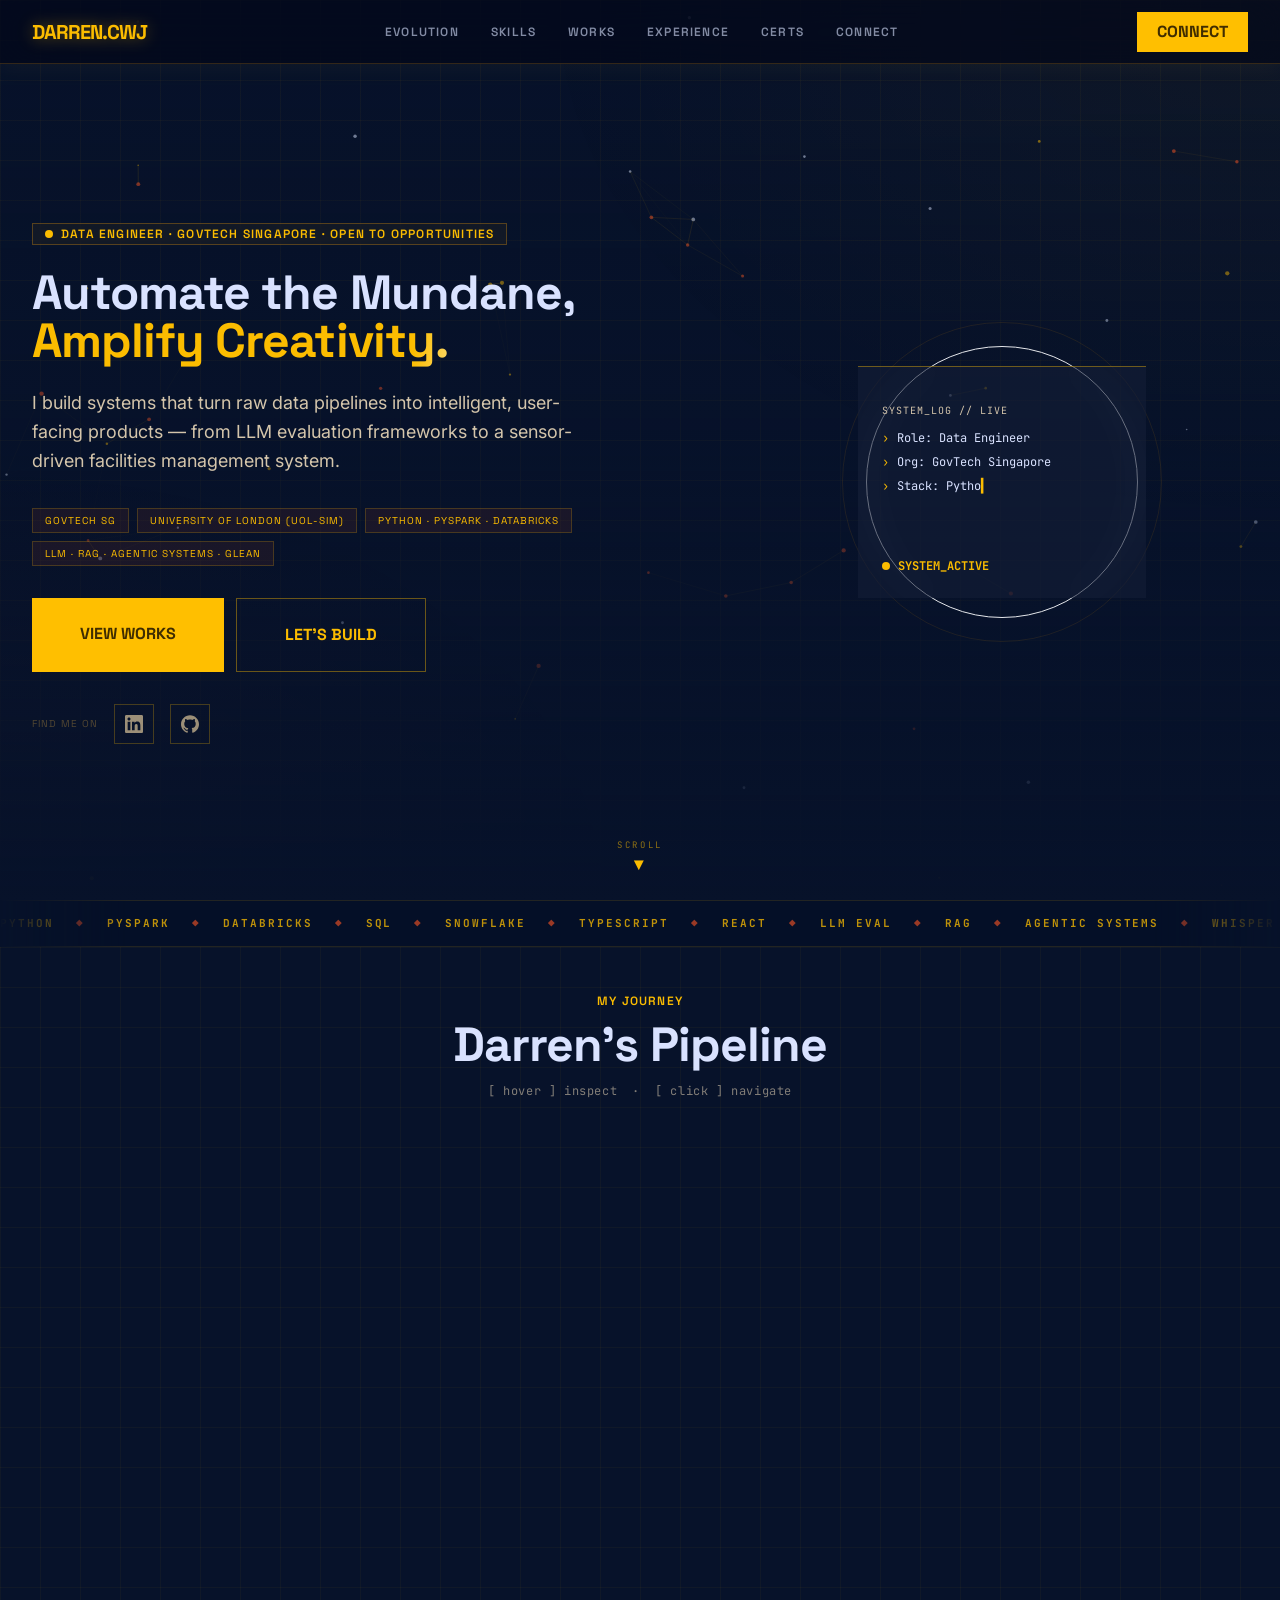
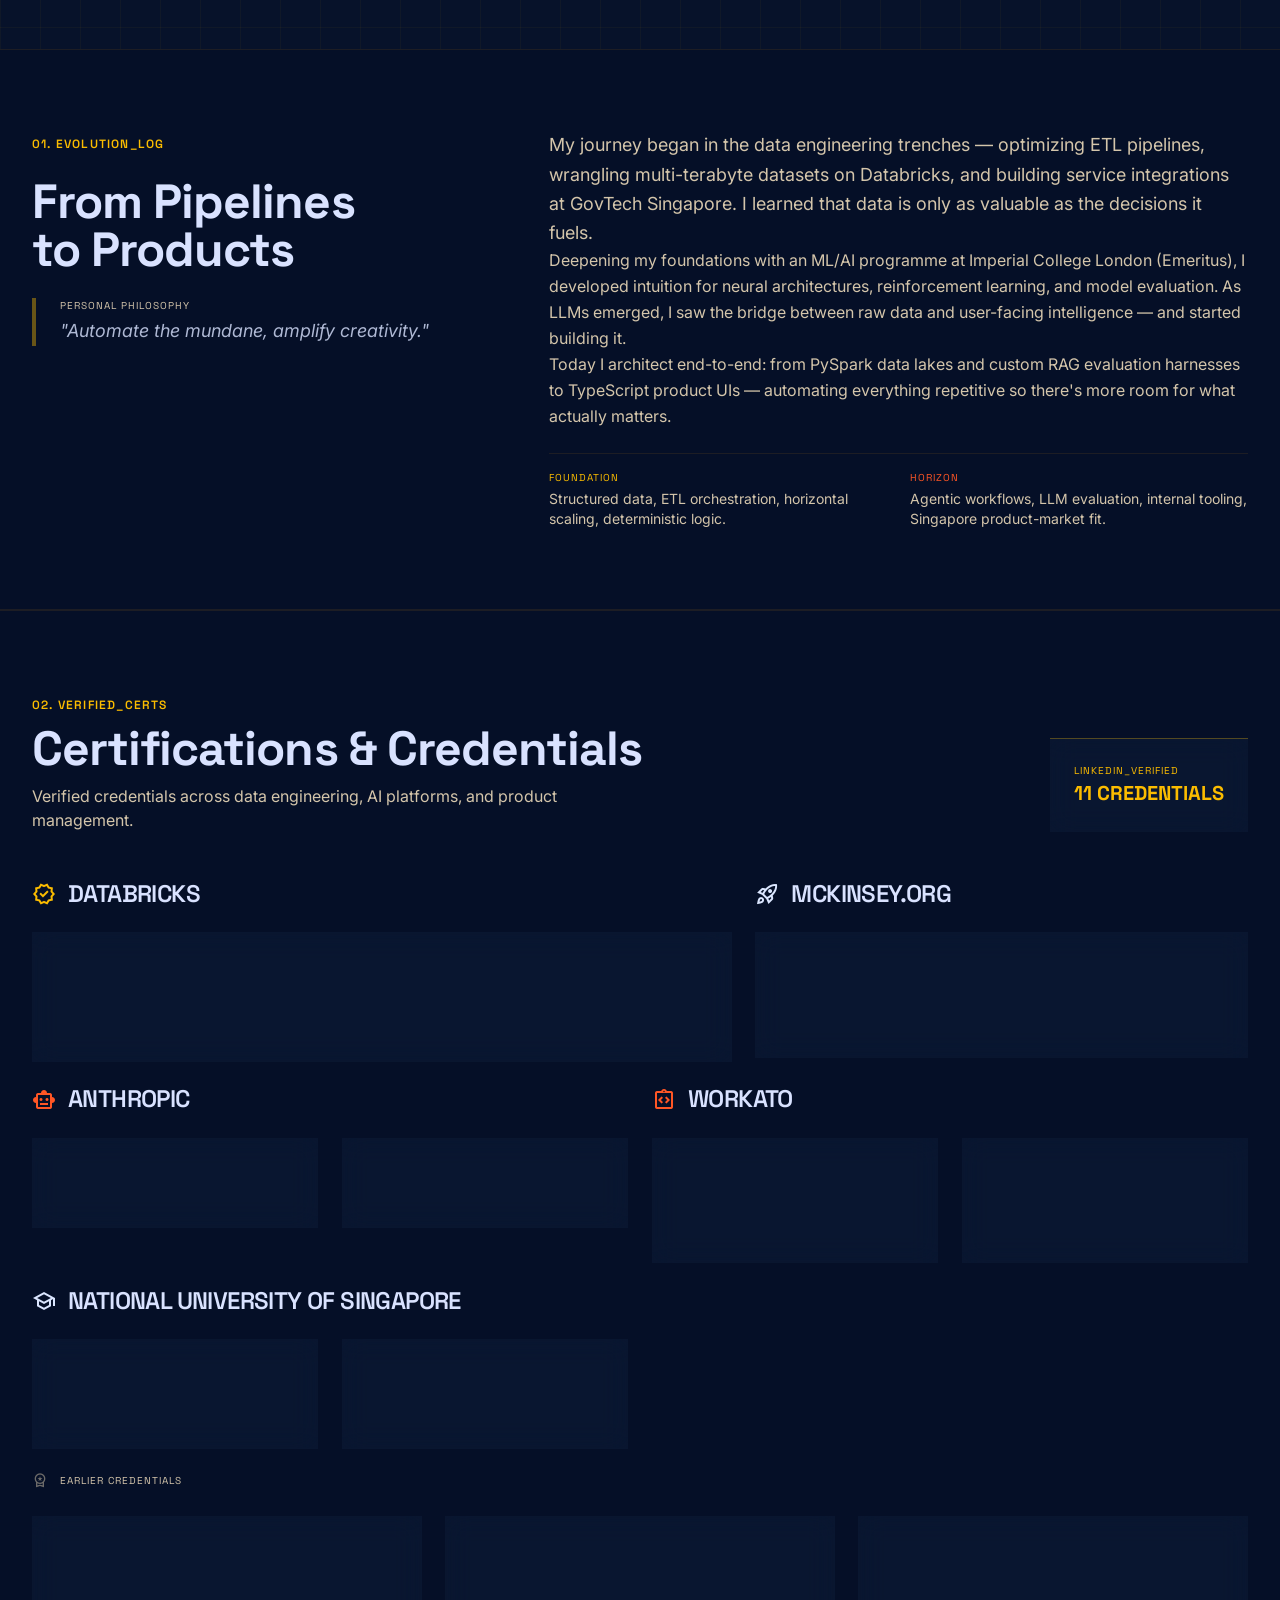
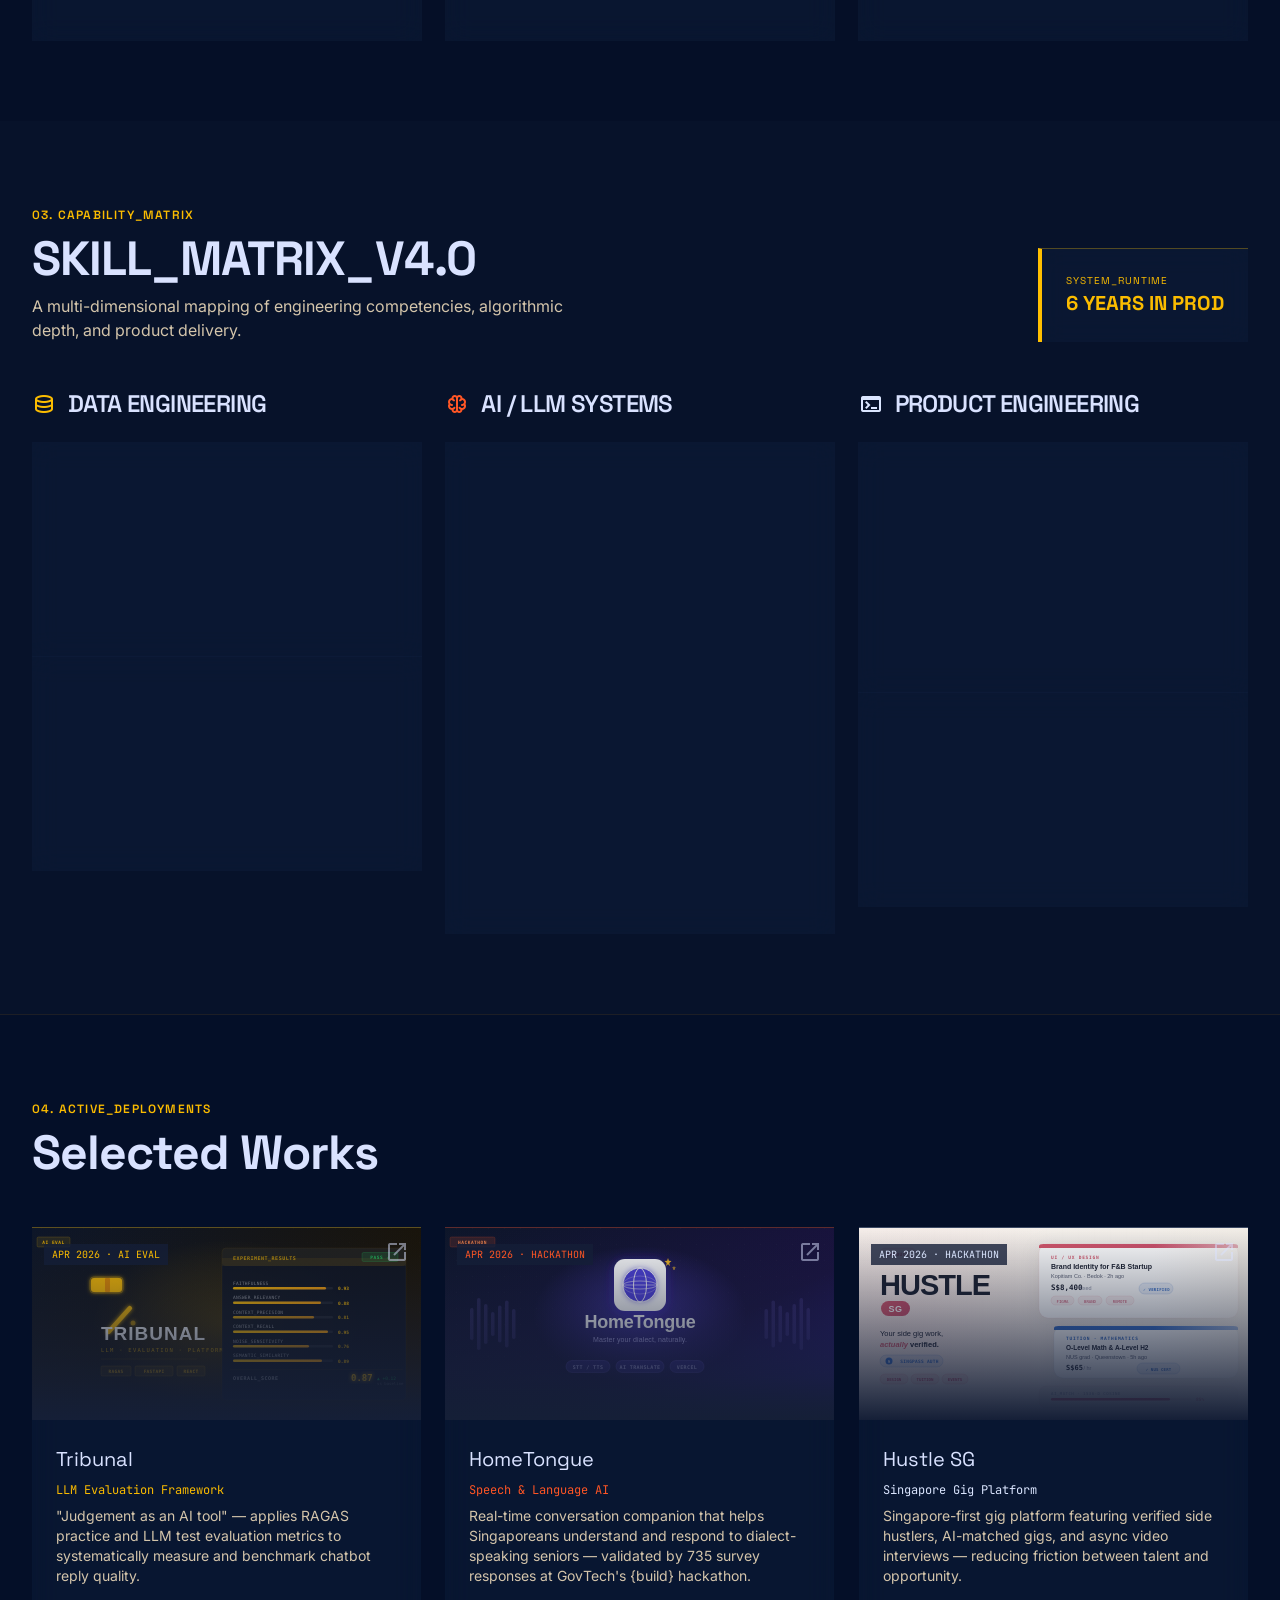
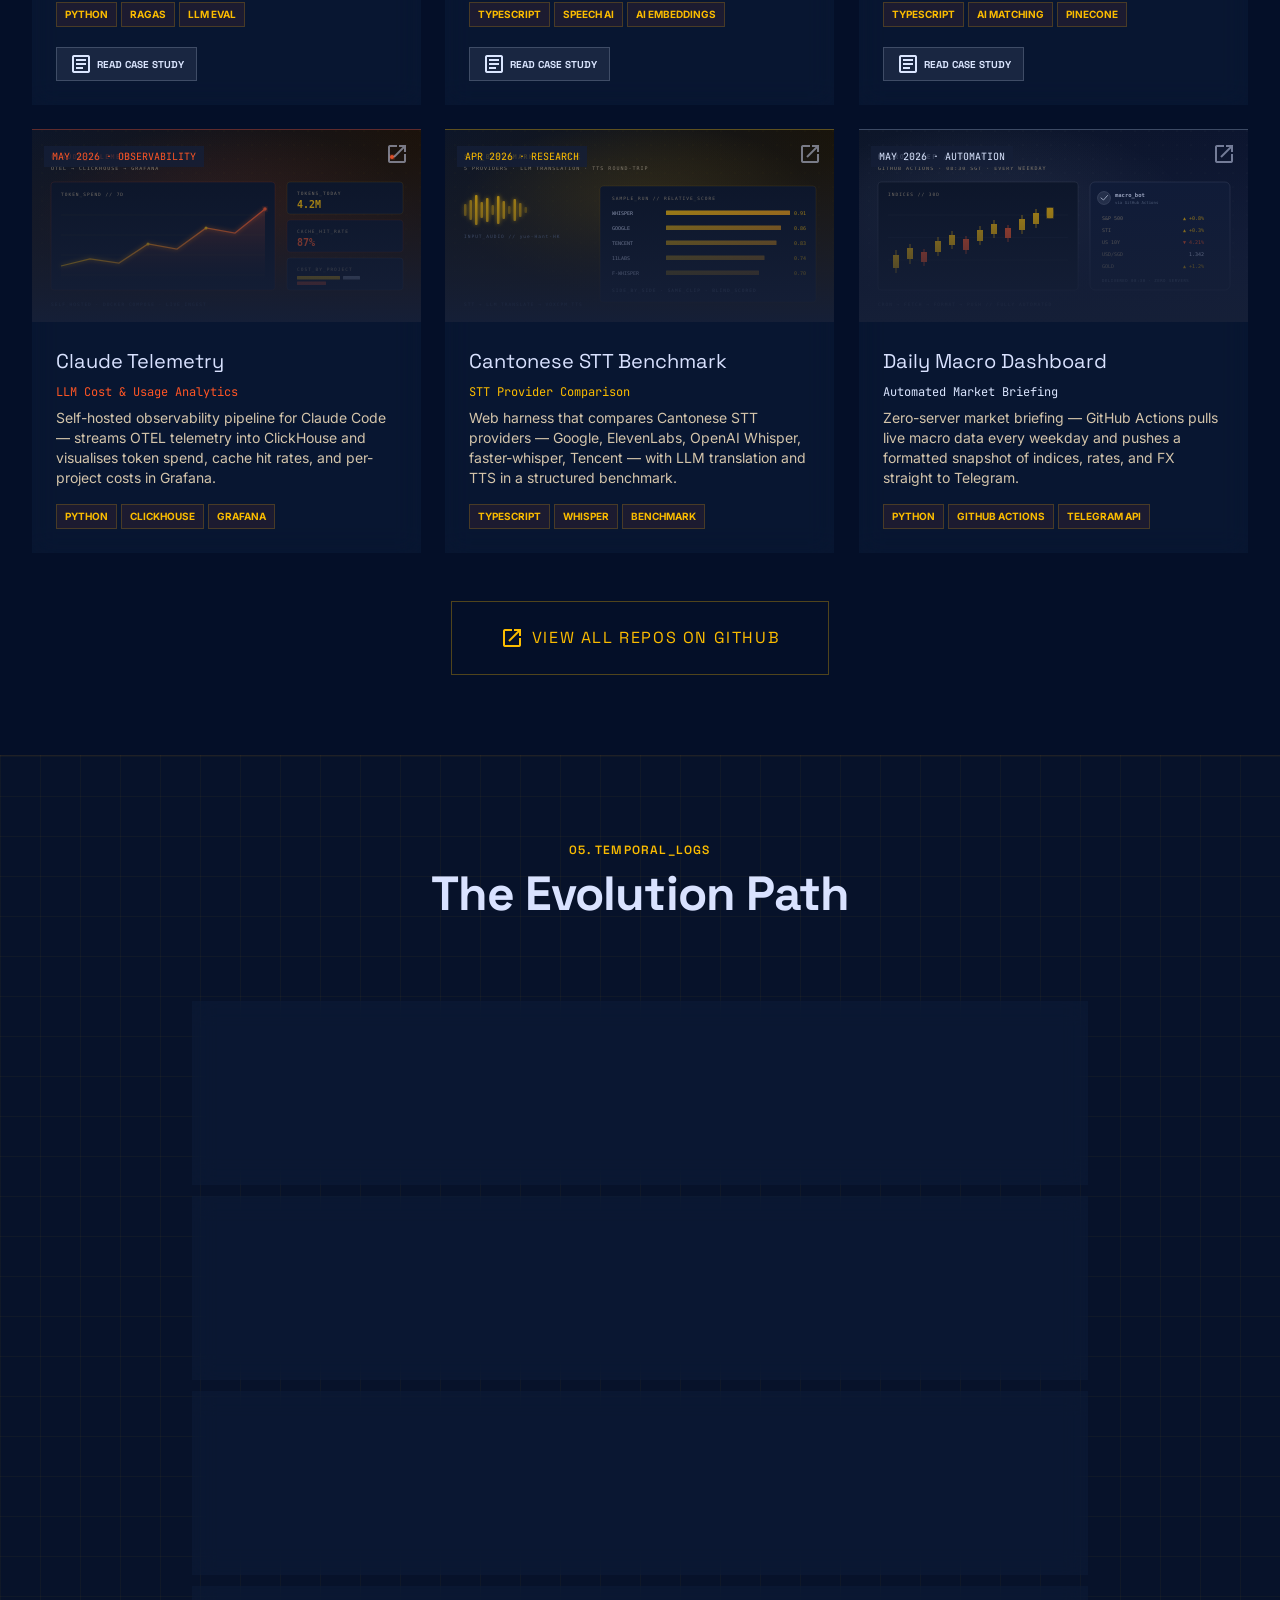
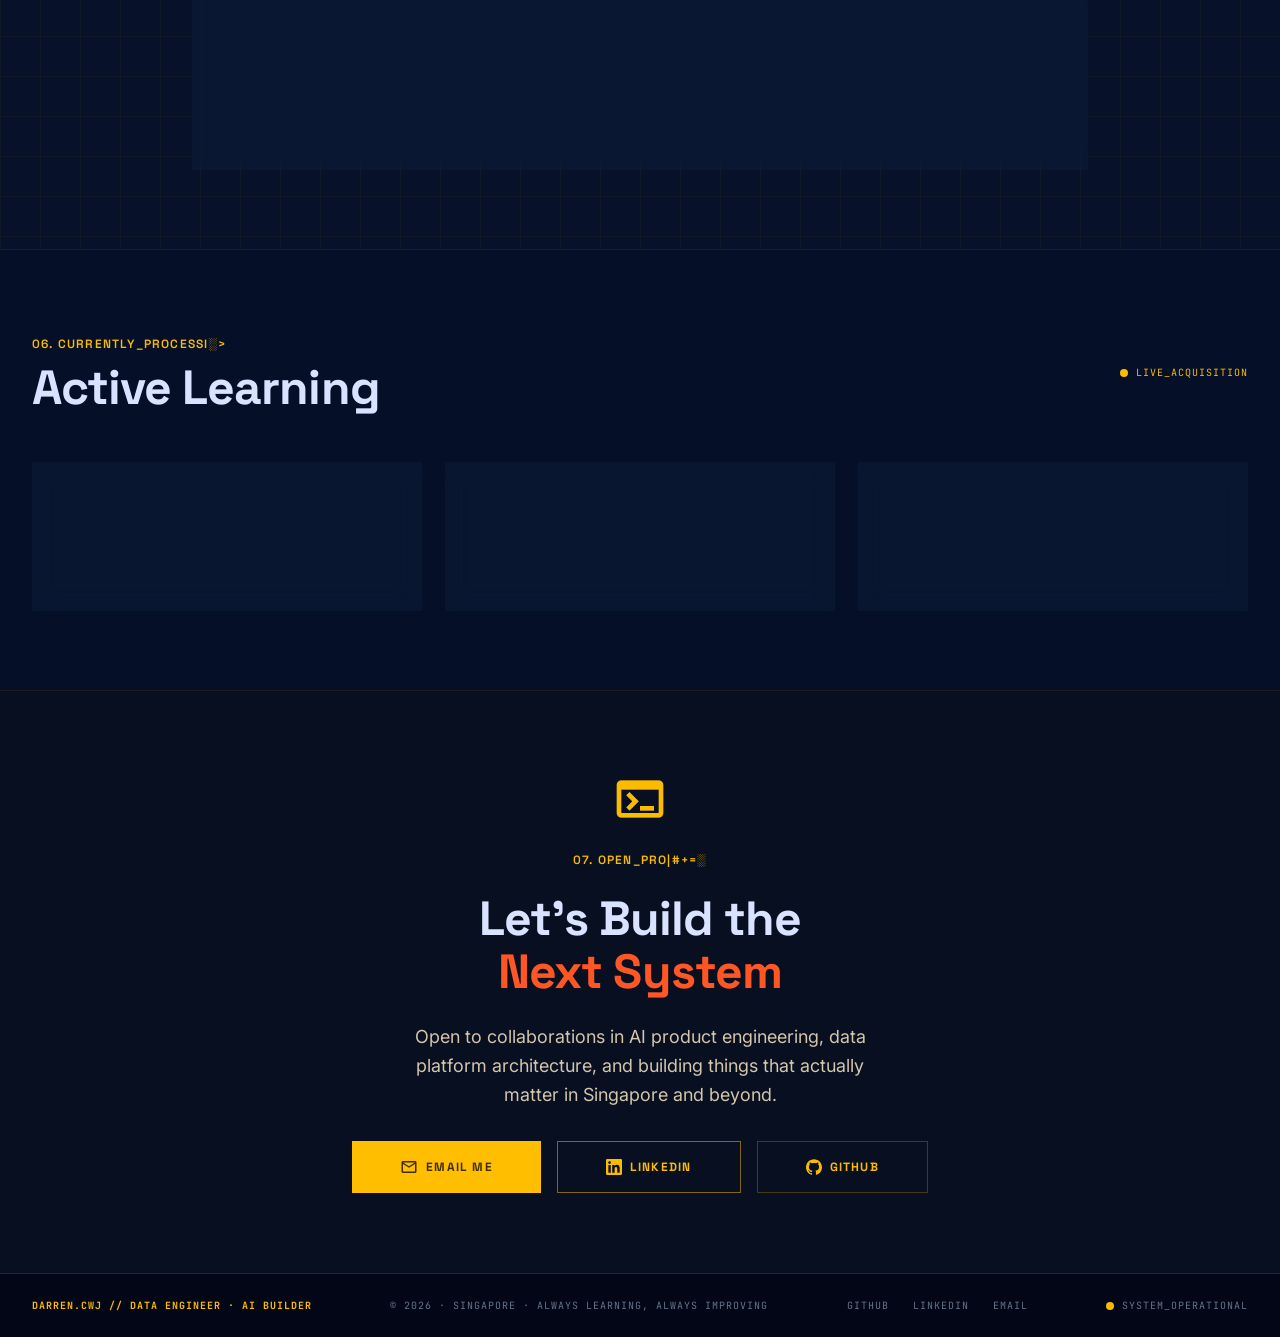
<file: index.html>
<!DOCTYPE html>
<html class="dark" lang="en">
<head>
<meta charset="utf-8"/>
<meta content="width=device-width, initial-scale=1.0" name="viewport"/>
<title>Darren Chua | Data Engineer & AI Builder</title>
<meta name="description" content="Data Engineer at GovTech Singapore. Building AI systems that bridge data pipelines to intelligent, user-facing products."/>
<link rel="icon" href="favicon.svg" type="image/svg+xml"/>
<link rel="canonical" href="https://darrencwj.github.io/"/>
<!-- Open Graph / social sharing -->
<meta property="og:type" content="website"/>
<meta property="og:url" content="https://darrencwj.github.io/"/>
<meta property="og:title" content="Darren Chua | Data Engineer & AI Builder"/>
<meta property="og:description" content="Data Engineer at GovTech Singapore. Building AI systems that bridge data pipelines to intelligent, user-facing products."/>
<meta property="og:image" content="https://darrencwj.github.io/images/og-cover.png"/>
<meta property="og:image:width" content="1200"/>
<meta property="og:image:height" content="630"/>
<meta name="twitter:card" content="summary_large_image"/>
<meta name="twitter:title" content="Darren Chua | Data Engineer & AI Builder"/>
<meta name="twitter:description" content="Data Engineer at GovTech Singapore. Building AI systems that bridge data pipelines to intelligent, user-facing products."/>
<meta name="twitter:image" content="https://darrencwj.github.io/images/og-cover.png"/>
<script>
  // Decide the boot-sequence before first paint: only on the first visit of a
  // session, and never for users who prefer reduced motion.
  (function () {
    try {
      var rm = window.matchMedia('(prefers-reduced-motion: reduce)').matches;
      if (!rm && !sessionStorage.getItem('booted')) document.documentElement.classList.add('booting');
    } catch (e) { /* sessionStorage unavailable — skip the boot */ }
  })();
</script>
<script src="content.js"></script>
<script src="projects.js"></script>
<link rel="stylesheet" href="tailwind.css"/>
<style id="theme-vars">:root { --c-background: 7 18 42; --c-surface: 7 18 42; --c-surface-dim: 7 18 42; --c-surface-bright: 47 57 82; --c-surface-container-lowest: 3 13 37; --c-surface-container-low: 16 27 51; --c-surface-container: 21 31 55; --c-surface-container-high: 31 41 66; --c-surface-container-highest: 42 52 78; --c-on-surface: 217 226 255; --c-on-surface-variant: 212 197 171; --c-outline: 156 143 120; --c-outline-variant: 80 69 50; --c-primary: 255 226 171; --c-on-primary: 64 45 0; --c-primary-container: 255 191 0; --c-on-primary-container: 109 80 0; --c-primary-fixed-dim: 251 188 0; --c-secondary-container: 255 86 37; --c-on-secondary-container: 84 17 0; --c-tertiary: 219 230 255; --c-on-tertiary: 35 49 72; --c-on-background: 217 226 255; --c-surface-variant: 42 52 78; --c-surface-tint: 251 188 0; }</style>
<link href="https://fonts.googleapis.com/css2?family=Space+Grotesk:wght@300;400;500;600;700&family=Inter:wght@300;400;500;600;700&family=JetBrains+Mono:wght@400;700&display=swap" rel="stylesheet"/>
<link href="https://fonts.googleapis.com/css2?family=Material+Symbols+Outlined:wght,FILL@100..700,0..1&display=swap" rel="stylesheet"/>
<style>
  .material-symbols-outlined { font-variation-settings: 'FILL' 0,'wght' 400,'GRAD' 0,'opsz' 24; }

  /* Glass card - top-light amber border */
  .glass-card {
    background: rgba(17, 34, 64, 0.4);
    backdrop-filter: blur(12px);
    border-top: 1px solid rgba(255, 191, 0, 0.2);
  }
  .glass-card-bright {
    background: rgba(21, 31, 55, 0.6);
    backdrop-filter: blur(16px);
    border-top: 1px solid rgba(255, 191, 0, 0.35);
  }

  /* Amber glow on hover */
  .glow-hover:hover { box-shadow: 0 0 24px rgba(255, 191, 0, 0.15); }
  .glow-hover-orange:hover { box-shadow: 0 0 24px rgba(255, 86, 37, 0.15); }

  /* Thermal chip */
  .thermal-chip {
    background: rgba(255, 86, 37, 0.08);
    color: #fbbc00;
    border: 1px solid rgba(255, 191, 0, 0.2);
  }

  /* Blueprint grid background */
  .blueprint-grid {
    background-image:
      linear-gradient(rgba(255,191,0,0.04) 1px, transparent 1px),
      linear-gradient(90deg, rgba(255,191,0,0.04) 1px, transparent 1px);
    background-size: 40px 40px;
  }

  /* Scanning line animation */
  .scanning-line {
    position: absolute;
    width: 100%;
    height: 1px;
    background: linear-gradient(90deg, transparent, #fbbc00, transparent);
    top: -1px;
    animation: scan 4s linear infinite;
    pointer-events: none;
  }
  @keyframes scan {
    0%   { top:0%;   opacity:0; }
    20%  { opacity:0.6; }
    80%  { opacity:0.6; }
    100% { top:100%; opacity:0; }
  }

  /* Scrollbar */
  ::-webkit-scrollbar { width: 4px; }
  ::-webkit-scrollbar-track { background: #07122a; }
  ::-webkit-scrollbar-thumb { background: #fbbc00; border-radius: 10px; }

  /* Smooth scroll */
  html { scroll-behavior: smooth; }

  /* Subtle ambient glow — pure CSS radial gradients, no filter to avoid compositing issues */
  body::before {
    content:''; position:fixed; top:0; right:0; width:60%; height:60%;
    background: radial-gradient(ellipse at top right, rgba(255,191,0,0.04) 0%, transparent 70%);
    pointer-events:none; z-index:0;
  }
  body::after {
    content:''; position:fixed; bottom:0; left:0; width:50%; height:50%;
    background: radial-gradient(ellipse at bottom left, rgba(255,86,37,0.04) 0%, transparent 70%);
    pointer-events:none; z-index:0;
  }

  /* Project card descriptions always visible */
  .project-desc { opacity:1; transform:translateY(0); transition:all 0.3s ease; }

  /* Timeline glow */
  .timeline-dot { transition: box-shadow 0.3s; }
  .timeline-item:hover .timeline-dot { box-shadow: 0 0 16px rgba(255,191,0,0.5); }

  /* Contact button hovers */
  .cta-amber:hover { box-shadow: 0 0 30px rgba(255,191,0,0.4); }
  .cta-outline:hover { background: rgba(255,191,0,0.08); }

  /* Social icon button hovers */
  .social-icon-btn:hover {
    color: #ffbf00 !important;
    border-color: rgba(255,191,0,0.6) !important;
    box-shadow: 0 0 14px rgba(255,191,0,0.2);
  }

  /* Back-to-top button */
  #back-to-top {
    position: fixed;
    bottom: 32px;
    right: 32px;
    width: 44px;
    height: 44px;
    background: #ffbf00;
    color: #402d00;
    border: none;
    cursor: pointer;
    display: flex;
    align-items: center;
    justify-content: center;
    z-index: 100;
    opacity: 0;
    pointer-events: none;
    transform: translateY(10px);
    transition: opacity 0.3s ease, transform 0.3s ease, box-shadow 0.2s;
  }
  #back-to-top:hover { box-shadow: 0 0 20px rgba(255,191,0,0.5); transform: translateY(-2px); }
  #back-to-top.visible { opacity: 1; pointer-events: auto; transform: translateY(0); }

  /* Scroll reveal — elements always start visible, just get a subtle lift */
  /* Architecture node hover lift */
  .arch-node {
    transition: transform 0.32s cubic-bezier(.2,.7,.2,1), filter 0.28s;
    transform-box: fill-box;
    transform-origin: center;
  }
  /* Typewriter caret */
  .arch-tw::after {
    content: '▍';
    display: inline-block;
    margin-left: 1px;
    color: #fbbc00;
    animation: arch-blink 0.85s steps(2) infinite;
  }
  .arch-tw.done::after { display: none; }
  @keyframes arch-blink { 50% { opacity: 0; } }

  /* Scroll reveal — class is only ever added by JS, so no-JS renders stay fully visible */
  .reveal-target {
    transition: opacity 0.65s cubic-bezier(0.16,1,0.3,1), transform 0.65s cubic-bezier(0.16,1,0.3,1);
  }
  .reveal-target:not(.revealed) {
    opacity: 0;
    transform: translateY(26px);
  }
  .reveal-target.revealed {
    opacity: 1;
    transform: translateY(0);
  }

  /* ── Hero entrance sequence ─────────────────────────────────── */
  @keyframes heroRise {
    from { opacity: 0; transform: translateY(20px); }
    to   { opacity: 1; transform: translateY(0); }
  }
  .hero-stagger > * { animation: heroRise 0.75s cubic-bezier(0.16,1,0.3,1) both; }
  .hero-stagger > *:nth-child(1) { animation-delay: 0.05s; }
  .hero-stagger > *:nth-child(2) { animation-delay: 0.15s; }
  .hero-stagger > *:nth-child(3) { animation-delay: 0.28s; }
  .hero-stagger > *:nth-child(4) { animation-delay: 0.40s; }
  .hero-stagger > *:nth-child(5) { animation-delay: 0.52s; }
  .hero-stagger > *:nth-child(6) { animation-delay: 0.64s; }
  .hero-terminal-wrap { animation: heroRise 0.9s 0.45s cubic-bezier(0.16,1,0.3,1) both; }

  /* Amber shimmer sweep across the accent headline line */
  @keyframes heroShimmer {
    0%, 55%  { background-position: 130% 0; }
    100%     { background-position: -30% 0; }
  }
  .hero-accent {
    background: linear-gradient(100deg, #fbbc00 42%, #fff3c4 50%, #fbbc00 58%);
    background-size: 220% 100%;
    -webkit-background-clip: text;
    background-clip: text;
    -webkit-text-fill-color: transparent;
    animation: heroShimmer 5.5s ease-in-out 1.2s infinite;
  }

  /* Terminal typewriter caret */
  .term-caret::after {
    content: '▍';
    color: #fbbc00;
    animation: arch-blink 0.85s steps(2) infinite;
  }

  /* ── Scroll progress bar under the nav ──────────────────────── */
  #scroll-progress {
    position: fixed; top: 64px; left: 0; height: 2px; width: 100%;
    background: linear-gradient(90deg, #ff5625, #fbbc00);
    transform: scaleX(0); transform-origin: left;
    z-index: 60; pointer-events: none;
    box-shadow: 0 0 8px rgba(255,191,0,0.5);
  }

  /* ── Project card tilt + image zoom ─────────────────────────── */
  .project-card { will-change: transform; }
  /* Once revealed, transform responds quickly so the 3D tilt tracks the cursor */
  .project-card.revealed { transition: transform 0.18s ease-out, opacity 0.65s; }
  .project-card img { transition: transform 0.55s cubic-bezier(0.16,1,0.3,1); }
  .project-card:hover img { transform: scale(1.06); }

  /* ── Animated stat bars (zeroed by JS, grow on reveal) ──────── */
  .bar-fill  { transition: width 1.1s cubic-bezier(0.16,1,0.3,1); }
  .spark-bar { transition: height 0.9s cubic-bezier(0.16,1,0.3,1); }

  /* ── Boot sequence overlay (shown only when html.booting) ────── */
  #boot-overlay {
    position: fixed; inset: 0; z-index: 200;
    background: #030d25;
    display: none; align-items: center; justify-content: center;
    transition: opacity 0.45s ease, visibility 0.45s;
  }
  html.booting #boot-overlay { display: flex; }
  #boot-overlay.done { opacity: 0; visibility: hidden; pointer-events: none; }
  #boot-inner { font-family: 'JetBrains Mono', ui-monospace, monospace; font-size: 13px; line-height: 2; color: #9c8f78; width: min(440px, 82vw); }
  #boot-inner .ok { color: #fbbc00; font-weight: 700; }
  #boot-bar { height: 2px; background: #1f2942; margin-top: 16px; overflow: hidden; }
  #boot-bar > div { height: 100%; width: 0; background: linear-gradient(90deg, #ff5625, #fbbc00); transition: width 1.2s cubic-bezier(0.16,1,0.3,1); }
  /* Hold the hero entrance until the boot finishes */
  html.booting .hero-stagger > *, html.booting .hero-terminal-wrap { animation-play-state: paused; }

  /* ── Hero particle network canvas ─────────────────────────────── */
  #hero-particles { position: absolute; inset: 0; pointer-events: none; }

  /* ── Cursor spotlight on cards ───────────────────────────────── */
  .spot { position: relative; }
  .spot::after {
    content: ''; position: absolute; inset: 0; pointer-events: none; border-radius: inherit;
    background: radial-gradient(240px circle at var(--mx, 50%) var(--my, 50%), rgba(255,191,0,0.09), transparent 65%);
    opacity: 0; transition: opacity 0.35s;
  }
  .spot:hover::after { opacity: 1; }

  /* ── Tech marquee ticker ─────────────────────────────────────── */
  .marquee-wrap {
    border-top: 1px solid rgba(255,191,0,0.12); border-bottom: 1px solid rgba(255,191,0,0.12);
    background: rgba(3,13,37,0.55); overflow: hidden;
    -webkit-mask-image: linear-gradient(to right, transparent, black 10%, black 90%, transparent);
    mask-image: linear-gradient(to right, transparent, black 10%, black 90%, transparent);
  }
  .marquee-track {
    display: flex; align-items: center; width: max-content;
    animation: marquee 38s linear infinite;
    will-change: transform;
  }
  .marquee-wrap:hover .marquee-track { animation-play-state: paused; }
  @keyframes marquee { to { transform: translateX(-50%); } }
  .marquee-track span {
    font-family: 'JetBrains Mono', ui-monospace, monospace; font-size: 11px; font-weight: 700;
    letter-spacing: 0.18em; color: rgba(255,191,0,0.75); text-transform: uppercase;
    padding: 14px 0; white-space: nowrap;
  }
  .marquee-track .sep { color: rgba(255,86,37,0.6); padding: 14px 22px; }

  /* ── Scroll cue ───────────────────────────────────────────────── */
  #scroll-cue {
    position: absolute; bottom: 26px; left: 50%; transform: translateX(-50%);
    display: flex; flex-direction: column; align-items: center; gap: 6px;
    font-family: 'JetBrains Mono', ui-monospace, monospace; font-size: 9px; letter-spacing: 0.3em;
    color: rgba(255,191,0,0.55); text-transform: uppercase;
    transition: opacity 0.4s; pointer-events: none;
  }
  #scroll-cue .chev { animation: cueBounce 1.6s ease-in-out infinite; color: #fbbc00; font-size: 16px; line-height: 1; }
  #scroll-cue.hidden { opacity: 0; }
  @keyframes cueBounce { 0%, 100% { transform: translateY(0); opacity: 0.5; } 50% { transform: translateY(7px); opacity: 1; } }

  /* ── Reduced motion: calm everything down ───────────────────── */
  @media (prefers-reduced-motion: reduce) {
    .hero-stagger > *, .hero-terminal-wrap { animation: none; }
    .hero-accent { animation: none; background-position: 0 0; }
    .reveal-target, .reveal-target:not(.revealed) { opacity: 1; transform: none; transition: none; }
    .scanning-line { animation: none; opacity: 0; }
    .bar-fill, .spark-bar, .project-card img { transition: none; }
    .marquee-track { animation: none; }
    #scroll-cue .chev { animation: none; }
    .spot::after { display: none; }
    html { scroll-behavior: auto; }
  }
</style>
</head>
<body class="bg-background text-on-background font-body-md overflow-x-hidden selection:bg-primary-container selection:text-on-primary">

<!-- Boot sequence overlay — only rendered when html.booting (first visit per session) -->
<div id="boot-overlay" aria-hidden="true">
  <div id="boot-inner">
    <div id="boot-lines"></div>
    <div id="boot-bar"><div></div></div>
  </div>
</div>


<!-- ════════════════════════════════════
     TOP NAV
════════════════════════════════════ -->
<nav class="fixed top-0 w-full z-50 border-b border-amber-500/20 bg-slate-950/60 backdrop-blur-xl h-16 flex justify-between items-center px-8 shadow-[0_4px_20px_rgba(255,191,0,0.05)]">
  <div class="text-xl font-bold text-primary-fixed-dim drop-shadow-[0_0_8px_rgba(255,191,0,0.4)] font-headline-md tracking-tighter uppercase" style="color:#fbbc00">
    DARREN.CWJ
  </div>
  <div class="hidden md:flex items-center gap-8 font-label-caps text-label-caps uppercase">
    <a href="#systems"   class="text-on-surface/60 hover:text-primary-fixed-dim transition-colors duration-200" style="--tw-text-opacity:1">Evolution</a>
    <a href="#skills"    class="text-on-surface/60 hover:text-primary-fixed-dim transition-colors duration-200">Skills</a>
    <a href="#projects"  class="text-on-surface/60 hover:text-primary-fixed-dim transition-colors duration-200">Works</a>
    <a href="#timeline"  class="text-on-surface/60 hover:text-primary-fixed-dim transition-colors duration-200">Experience</a>
    <a href="#certs"     class="text-on-surface/60 hover:text-primary-fixed-dim transition-colors duration-200">Certs</a>
    <a href="#contact"   class="text-on-surface/60 hover:text-primary-fixed-dim transition-colors duration-200">Connect</a>
  </div>
  <!-- Mobile hamburger placeholder -->
  <button onclick="document.getElementById('mobile-menu').classList.toggle('hidden')"
          class="md:hidden p-2 text-on-surface/60 hover:text-primary-fixed-dim transition-colors">
    <span class="material-symbols-outlined">menu</span>
  </button>
  <a href="mailto:darrenchuawj@hotmail.com" data-s-href="emailHref"
     class="hidden md:block bg-primary-container text-on-primary px-5 py-2 font-label-caps uppercase font-bold active:scale-95 duration-150 transition-all hover:shadow-[0_0_20px_rgba(255,191,0,0.4)]"
     style="color:#402d00">
    Connect
  </a>
</nav>
<div id="scroll-progress"></div>

<!-- Mobile menu -->
<div id="mobile-menu" class="hidden fixed top-16 left-0 w-full z-40 bg-slate-950/95 backdrop-blur-xl border-b border-amber-500/20 p-6 space-y-4">
  <a href="#systems"  onclick="document.getElementById('mobile-menu').classList.add('hidden')" class="block font-label-caps uppercase text-on-surface/70 hover:text-primary-fixed-dim">Evolution</a>
  <a href="#skills"   onclick="document.getElementById('mobile-menu').classList.add('hidden')" class="block font-label-caps uppercase text-on-surface/70 hover:text-primary-fixed-dim">Skills</a>
  <a href="#projects" onclick="document.getElementById('mobile-menu').classList.add('hidden')" class="block font-label-caps uppercase text-on-surface/70 hover:text-primary-fixed-dim">Works</a>
  <a href="#timeline" onclick="document.getElementById('mobile-menu').classList.add('hidden')" class="block font-label-caps uppercase text-on-surface/70 hover:text-primary-fixed-dim">Experience</a>
  <a href="#certs"    onclick="document.getElementById('mobile-menu').classList.add('hidden')" class="block font-label-caps uppercase text-on-surface/70 hover:text-primary-fixed-dim">Certs</a>
  <a href="#contact"  onclick="document.getElementById('mobile-menu').classList.add('hidden')" class="block font-label-caps uppercase text-on-surface/70 hover:text-primary-fixed-dim">Connect</a>
</div>

<main class="relative z-10">

<!-- ════════════════════════════════════
     HERO
════════════════════════════════════ -->
<section id="hero" class="relative min-h-screen flex items-center pt-16 blueprint-grid overflow-hidden">
  <canvas id="hero-particles"></canvas>
  <div class="absolute inset-0 bg-gradient-to-b from-transparent via-background/30 to-background pointer-events-none"></div>
  <div class="relative w-full max-w-7xl mx-auto px-margin grid grid-cols-1 md:grid-cols-12 gap-gutter items-center py-xl">

    <!-- Left: Text -->
    <div class="md:col-span-7 space-y-md hero-stagger">
      <!-- Status badge -->
      <div class="inline-flex items-center gap-2 px-sm py-xs border border-amber-500/30 bg-amber-500/5 backdrop-blur-sm">
        <span class="w-2 h-2 rounded-full bg-primary-fixed-dim animate-pulse"></span>
        <span class="font-label-caps text-label-caps uppercase tracking-widest" style="color:#fbbc00"
              data-s="heroStatus">
          Data Engineer · GovTech Singapore · Open to Opportunities
        </span>
      </div>

      <!-- Headline -->
      <h1 class="font-headline-xl text-headline-xl leading-none text-on-surface">
        Automate the Mundane,<br/>
        <span class="hero-accent" style="color:#fbbc00">Amplify Creativity.</span>
      </h1>

      <!-- Sub -->
      <p class="font-body-lg text-body-lg text-on-surface-variant max-w-xl" data-s="heroBio">
        I build systems that turn raw data pipelines into intelligent, user-facing products —
        from LLM evaluation frameworks to a sensor-driven facilities management system.
      </p>

      <!-- Credential chips — edit in content.js → heroChips -->
      <div id="hero-chips" class="flex flex-wrap gap-2 pt-2"></div>

      <!-- CTAs -->
      <div class="flex flex-wrap gap-sm pt-2">
        <a href="#projects"
           class="bg-primary-container font-label-caps uppercase font-bold px-lg py-md active:scale-95 transition-all hover:shadow-[0_0_24px_rgba(255,191,0,0.4)]"
           style="color:#402d00">
          View Works
        </a>
        <a href="#contact"
           class="border border-primary-container/40 font-label-caps uppercase font-bold px-lg py-md text-primary-fixed-dim active:scale-95 transition-all hover:bg-primary-container/10"
           style="color:#fbbc00">
          Let's Build
        </a>
      </div>

      <!-- Social icons -->
      <div class="flex items-center gap-4 pt-2">
        <span class="font-label-caps text-[10px] uppercase tracking-widest" style="color:#504532">Find me on</span>
        <a href="https://www.linkedin.com/in/darren-chua-265879b1/" target="_blank" data-s-href="linkedinHref"
           class="social-icon-btn" title="LinkedIn"
           style="display:inline-flex;align-items:center;justify-content:center;width:40px;height:40px;border:1px solid rgba(255,191,0,0.25);transition:all 0.2s;color:#9c8f78;">
          <!-- LinkedIn SVG -->
          <svg width="18" height="18" viewBox="0 0 24 24" fill="currentColor" xmlns="http://www.w3.org/2000/svg">
            <path d="M20.447 20.452h-3.554v-5.569c0-1.328-.027-3.037-1.852-3.037-1.853 0-2.136 1.445-2.136 2.939v5.667H9.351V9h3.414v1.561h.046c.477-.9 1.637-1.85 3.37-1.85 3.601 0 4.267 2.37 4.267 5.455v6.286zM5.337 7.433c-1.144 0-2.063-.926-2.063-2.065 0-1.138.92-2.063 2.063-2.063 1.14 0 2.064.925 2.064 2.063 0 1.139-.925 2.065-2.064 2.065zm1.782 13.019H3.555V9h3.564v11.452zM22.225 0H1.771C.792 0 0 .774 0 1.729v20.542C0 23.227.792 24 1.771 24h20.451C23.2 24 24 23.227 24 22.271V1.729C24 .774 23.2 0 22.222 0h.003z"/>
          </svg>
        </a>
        <a href="https://github.com/darrenCWJ" target="_blank" data-s-href="githubHref"
           class="social-icon-btn" title="GitHub"
           style="display:inline-flex;align-items:center;justify-content:center;width:40px;height:40px;border:1px solid rgba(255,191,0,0.25);transition:all 0.2s;color:#9c8f78;">
          <!-- GitHub SVG -->
          <svg width="18" height="18" viewBox="0 0 24 24" fill="currentColor" xmlns="http://www.w3.org/2000/svg">
            <path d="M12 .297c-6.63 0-12 5.373-12 12 0 5.303 3.438 9.8 8.205 11.385.6.113.82-.258.82-.577 0-.285-.01-1.04-.015-2.04-3.338.724-4.042-1.61-4.042-1.61C4.422 18.07 3.633 17.7 3.633 17.7c-1.087-.744.084-.729.084-.729 1.205.084 1.838 1.236 1.838 1.236 1.07 1.835 2.809 1.305 3.495.998.108-.776.417-1.305.76-1.605-2.665-.3-5.466-1.332-5.466-5.93 0-1.31.465-2.38 1.235-3.22-.135-.303-.54-1.523.105-3.176 0 0 1.005-.322 3.3 1.23.96-.267 1.98-.399 3-.405 1.02.006 2.04.138 3 .405 2.28-1.552 3.285-1.23 3.285-1.23.645 1.653.24 2.873.12 3.176.765.84 1.23 1.91 1.23 3.22 0 4.61-2.805 5.625-5.475 5.92.42.36.81 1.096.81 2.22 0 1.606-.015 2.896-.015 3.286 0 .315.21.69.825.57C20.565 22.092 24 17.592 24 12.297c0-6.627-5.373-12-12-12"/>
          </svg>
        </a>
      </div>
    </div>

    <!-- Right: Visual -->
    <div class="md:col-span-5 flex justify-center relative mt-12 md:mt-0 hero-terminal-wrap">
      <div class="relative w-80 h-80 flex items-center justify-center">
        <!-- Orbit rings -->
        <div class="absolute inset-0 border border-amber-500/10 rounded-full animate-pulse"></div>
        <div class="absolute inset-6 border border-amber-500/05 rounded-full"></div>
        <!-- Terminal block -->
        <div class="glass-card-bright p-6 w-72 space-y-3 relative overflow-hidden" style="border-top-color:rgba(255,191,0,0.4)">
          <div class="scanning-line"></div>
          <div class="font-mono text-[10px] text-on-surface-variant uppercase tracking-widest">system_log // live</div>
          <!-- Terminal lines — edit in content.js → terminalLines -->
          <div id="terminal-lines" class="space-y-2 font-mono text-xs"></div>
          <div class="flex gap-2 pt-1 font-mono text-xs">
            <span class="w-2 h-2 rounded-full bg-primary-fixed-dim animate-ping self-center"></span>
            <span class="font-bold" style="color:#fbbc00">SYSTEM_ACTIVE</span>
          </div>
        </div>
      </div>
    </div>
  </div>

  <!-- Scroll cue -->
  <div id="scroll-cue">
    <span>Scroll</span>
    <span class="chev">▼</span>
  </div>
</section>

<!-- Tech marquee ticker -->
<div class="marquee-wrap" aria-hidden="true">
  <div class="marquee-track" id="marquee-track"></div>
</div>

<!-- ════════════════════════════════════
     00. PLATFORM ARCHITECTURE (nav layer)
════════════════════════════════════ -->
<section id="arch" class="py-10 blueprint-grid relative overflow-hidden">
  <div class="max-w-7xl mx-auto px-margin">

    <div class="text-center mb-6">
      <span class="font-label-caps scramble text-label-caps uppercase tracking-widest" style="color:#fbbc00">
        MY JOURNEY
      </span>
      <h2 class="font-headline-xl text-headline-xl text-on-surface mt-2">Darren's Pipeline</h2>
      <p class="font-mono text-xs text-on-surface-variant mt-3 tracking-wider opacity-60">
        [ hover ] inspect &nbsp;&middot;&nbsp; [ click ] navigate
      </p>
    </div>

    <div class="flex justify-center">
      <div class="relative w-full max-w-5xl" id="arch-container" style="-webkit-mask-image:linear-gradient(to bottom,transparent 0%,black 12%,black 88%,transparent 100%),linear-gradient(to right,transparent 0%,black 5%,black 95%,transparent 100%);-webkit-mask-composite:destination-in;mask-image:linear-gradient(to bottom,transparent 0%,black 12%,black 88%,transparent 100%),linear-gradient(to right,transparent 0%,black 5%,black 95%,transparent 100%);mask-composite:intersect">
        <svg id="arch-svg" viewBox="0 0 960 460"
             xmlns="http://www.w3.org/2000/svg"
             class="w-full h-auto"
             style="max-height:54vh;filter:drop-shadow(0 0 40px rgba(251,188,0,0.07))"></svg>
      </div>
    </div>

  </div>
</section>

<!-- arch hover card — lives outside the masked container so position:fixed works correctly -->
<div id="arch-detail-card"
     class="fixed pointer-events-none z-50"
     style="top:0;left:0;opacity:0;transition:opacity 0.2s,transform 0.2s;transform:translateY(8px) scale(0.97)">
  <div style="background:rgba(4,10,28,0.93);backdrop-filter:blur(20px);border:1px solid rgba(255,191,0,0.18);border-radius:14px;padding:16px 18px;width:272px;box-shadow:0 24px 60px rgba(0,0,14,0.75)">
    <div id="arch-card-num"
         style="font-family:'JetBrains Mono',monospace;font-size:10px;letter-spacing:0.12em;color:rgba(255,191,0,0.6);text-transform:uppercase;margin-bottom:6px"></div>
    <div id="arch-card-title"
         class="arch-tw"
         style="font-size:16px;font-weight:700;color:#d9e2ff;margin-bottom:8px;min-height:20px;letter-spacing:-0.01em;line-height:1.25"></div>
    <div id="arch-card-body"
         class="arch-tw"
         style="font-size:12px;line-height:1.65;color:#6a7a98;min-height:40px"></div>
    <div id="arch-card-tools"
         style="display:flex;flex-wrap:wrap;gap:4px;margin-top:10px"></div>
    <div id="arch-card-cta"
         style="margin-top:10px;font-size:11px;color:#fbbc00;font-weight:500;opacity:0;transition:opacity 0.3s">Click to explore &rarr;</div>
  </div>
</div>

<!-- ════════════════════════════════════
     01. EVOLUTION LOG
════════════════════════════════════ -->
<section id="systems" class="py-xl border-y border-amber-500/10 bg-surface-container-lowest/40">
  <div class="max-w-7xl mx-auto px-margin">
    <div class="grid grid-cols-1 md:grid-cols-12 gap-gutter items-start">

      <div class="md:col-span-5 space-y-md">
        <span class="font-label-caps scramble text-label-caps uppercase tracking-widest" style="color:#fbbc00">
          01. EVOLUTION_LOG
        </span>
        <h2 class="font-headline-xl text-headline-xl text-on-surface leading-none">
          From Pipelines<br/>to Products
        </h2>
        <div class="border-l-4 border-primary-container/40 pl-md">
          <p class="font-label-caps text-[10px] uppercase tracking-widest text-on-surface-variant mb-xs">
            Personal Philosophy
          </p>
          <blockquote class="font-body-lg text-body-lg text-on-surface/80 italic">
            "Automate the mundane, amplify creativity."
          </blockquote>
        </div>
      </div>

      <div class="md:col-span-7 space-y-md text-on-surface-variant">
        <!-- Evolution paragraphs — edit in content.js → evolutionParagraphs -->
        <div id="evolution-bio"></div>
        <div class="grid grid-cols-2 gap-md pt-4 border-t border-amber-500/10">
          <div>
            <span class="block font-label-caps text-[10px] uppercase tracking-widest mb-1" style="color:#fbbc00">FOUNDATION</span>
            <p class="text-sm text-on-surface-variant" data-s="evolutionFoundation">Structured data, ETL orchestration, horizontal scaling, deterministic logic.</p>
          </div>
          <div>
            <span class="block font-label-caps text-[10px] uppercase tracking-widest mb-1 text-secondary-container">HORIZON</span>
            <p class="text-sm text-on-surface-variant" data-s="evolutionHorizon">Agentic workflows, LLM evaluation, speech AI, Singapore product-market fit.</p>
          </div>
        </div>
      </div>
    </div>
  </div>
</section>

<!-- ════════════════════════════════════
     02. CAPABILITY MATRIX
════════════════════════════════════ -->
<!-- CERTIFICATIONS SECTION -->
<section id="certs" class="py-xl border-t border-amber-500/10 bg-surface-container-lowest/40">
  <div class="max-w-7xl mx-auto px-margin">

    <!-- Header -->
    <div class="mb-lg flex flex-col md:flex-row md:items-end justify-between gap-md">
      <div>
        <span class="font-label-caps scramble text-label-caps uppercase tracking-widest" style="color:#fbbc00">02. VERIFIED_CERTS</span>
        <h2 class="font-headline-xl text-headline-xl text-on-surface mt-2">Certifications &amp; Credentials</h2>
        <p class="font-body-lg text-on-surface-variant mt-2 max-w-xl" data-s="certsDescription">Verified credentials across data engineering, AI platforms, and product management.</p>
      </div>
      <div class="glass-card p-md hidden lg:flex flex-col justify-center flex-shrink-0" style="border-top-color:rgba(255,191,0,0.3)">
        <div class="font-label-caps text-[10px] uppercase tracking-widest" style="color:#fbbc00">LINKEDIN_VERIFIED</div>
        <div class="font-headline-md" style="color:#fbbc00;font-size:20px;font-weight:700"><span id="certs-count">10 CREDENTIALS</span></div>
      </div>
    </div>

    <div id="certs-container"></div>

  </div>
</section>


<section id="skills" class="py-xl">
  <div class="max-w-7xl mx-auto px-margin">

    <!-- Header -->
    <div class="mb-lg flex flex-col md:flex-row md:items-end justify-between gap-md">
      <div>
        <span class="font-label-caps scramble text-label-caps uppercase tracking-widest" style="color:#fbbc00">03. CAPABILITY_MATRIX</span>
        <h2 class="font-headline-xl text-headline-xl text-on-surface mt-2" data-s="skillsHeadline">SKILL_MATRIX_V4.0</h2>
        <p class="font-body-lg text-on-surface-variant mt-2 max-w-xl" data-s="skillsDescription">A multi-dimensional mapping of engineering competencies, algorithmic depth, and product delivery.</p>
      </div>
      <div class="glass-card p-md border-l-4 border-primary-container hidden lg:flex flex-col justify-center flex-shrink-0" style="border-top-color:rgba(255,191,0,0.3)">
        <div class="font-label-caps text-[10px] uppercase tracking-widest" style="color:#fbbc00">SYSTEM_RUNTIME</div>
        <div class="font-headline-md" style="color:#fbbc00;font-size:20px;font-weight:700">6 YEARS IN PROD</div>
      </div>
    </div>

    <!-- 3-column skill grid -->
    <div class="grid grid-cols-12 gap-gutter">

      <!-- ── Column 1: Data Engineering ── -->
      <div class="col-span-12 lg:col-span-4 flex flex-col gap-gutter">
        <div class="flex items-center gap-sm">
          <span class="material-symbols-outlined" style="color:#fbbc00">database</span>
          <h3 class="font-headline-md text-headline-md uppercase tracking-tight" data-s="dataEngineeringHeading">Data Engineering</h3>
        </div>

        <div id="skills-col-left"></div>
      </div>

      <!-- ── Column 2: AI / LLM Systems (centre highlight) ── -->
      <div class="col-span-12 lg:col-span-4 flex flex-col gap-gutter">
        <div class="flex items-center gap-sm">
          <span class="material-symbols-outlined text-secondary-container">neurology</span>
          <h3 class="font-headline-md text-headline-md uppercase tracking-tight" data-s="cognitiveEngineHeading">AI / LLM Systems</h3>
        </div>
        <div class="glass-card p-md flex-1 relative overflow-hidden flex flex-col" style="border-top-color:rgba(255,86,37,0.35)">
          <div class="flex justify-between items-center mb-md">
            <h4 class="font-bold text-on-surface" data-s="cognitiveEngineTitle">Cognitive Engine</h4>
            <span class="px-2 py-1 text-[10px] font-bold text-secondary-container" style="background:rgba(255,86,37,0.1);border:1px solid rgba(255,86,37,0.3)" data-s="cognitiveEngineBadge">LEVEL_ELITE</span>
          </div>
          <!-- Dynamic SVG radar — polygon vertices driven by skill percentages below -->
          <div class="flex-1 flex items-center justify-center py-md">
            <svg id="cognitive-radar" width="200" height="200" viewBox="0 0 200 200" xmlns="http://www.w3.org/2000/svg"></svg>
          </div>
          <!-- Dynamic progress bars rendered by JS from COGNITIVE_SKILLS -->
          <div id="cognitive-bars" class="space-y-xs mt-md"></div>
        </div>
      </div>

      <!-- ── Column 3: Product & Speech Engineering ── -->
      <div class="col-span-12 lg:col-span-4 flex flex-col gap-gutter">
        <div class="flex items-center gap-sm">
          <span class="material-symbols-outlined" style="color:#dbe6ff">terminal</span>
          <h3 class="font-headline-md text-headline-md uppercase tracking-tight" data-s="productEngineeringHeading">Product Engineering</h3>
        </div>

        <div id="skills-col-right"></div>
      </div>

    </div>
  </div>
</section>

<!-- ════════════════════════════════════
     03. ACTIVE DEPLOYMENTS (Projects)
════════════════════════════════════ -->
<section id="projects" class="py-xl border-t border-amber-500/10 bg-surface-container-lowest/30">
  <div class="max-w-7xl mx-auto px-margin">
    <div class="mb-lg flex justify-between items-end">
      <div>
        <span class="font-label-caps scramble text-label-caps uppercase tracking-widest" style="color:#fbbc00">04. ACTIVE_DEPLOYMENTS</span>
        <h2 class="font-headline-xl text-headline-xl text-on-surface mt-2">Selected Works</h2>
      </div>
    </div>

    <!-- Projects rendered from projects.js -->
    <div id="projects-grid" class="grid grid-cols-1 md:grid-cols-2 lg:grid-cols-3 gap-gutter"></div>

    <div class="mt-lg text-center">
      <a href="https://github.com/darrenCWJ" target="_blank" data-s-href="githubHref"
         class="inline-flex items-center gap-2 border border-primary-container/30 px-lg py-md font-label-caps uppercase tracking-widest text-primary-fixed-dim hover:bg-primary-container/10 transition-all"
         style="color:#fbbc00">
        <span class="material-symbols-outlined text-[18px]">open_in_new</span>
        View All Repos on GitHub
      </a>
    </div>
  </div>
</section>

<!-- ════════════════════════════════════
     04. TEMPORAL LOGS (Timeline)
════════════════════════════════════ -->
<section id="timeline" class="py-xl blueprint-grid border-t border-amber-500/10">
  <div class="max-w-7xl mx-auto px-margin">
    <div class="text-center mb-xl">
      <span class="font-label-caps scramble text-label-caps uppercase tracking-widest" style="color:#fbbc00">05. TEMPORAL_LOGS</span>
      <h2 class="font-headline-xl text-headline-xl text-on-surface mt-2">The Evolution Path</h2>
    </div>

    <!-- Timeline rendered from content.js → timeline -->
    <div id="timeline-items" class="space-y-sm max-w-4xl mx-auto"></div>
  </div>
</section>

<!-- ════════════════════════════════════
     05. CURRENTLY PROCESSING (Learning)
════════════════════════════════════ -->
<section class="py-xl bg-surface-container-lowest/40 border-t border-amber-500/10">
  <div class="max-w-7xl mx-auto px-margin">
    <div class="flex items-center justify-between mb-lg flex-wrap gap-md">
      <div>
        <span class="font-label-caps scramble text-label-caps uppercase tracking-widest" style="color:#fbbc00">06. CURRENTLY_PROCESSING</span>
        <h2 class="font-headline-xl text-headline-xl text-on-surface mt-2">Active Learning</h2>
      </div>
      <div class="flex items-center gap-2">
        <span class="flex h-2 w-2 rounded-full bg-primary-fixed-dim animate-ping" style="background:#fbbc00"></span>
        <span class="font-mono text-[10px] tracking-widest" style="color:#fbbc00">LIVE_ACQUISITION</span>
      </div>
    </div>

    <!-- Learning cards rendered from content.js → currentlyProcessing -->
    <div id="learning-cards" class="grid grid-cols-1 md:grid-cols-3 gap-gutter"></div>
  </div>
</section>

<!-- ════════════════════════════════════
     06. CONTACT / CTA
════════════════════════════════════ -->
<!-- CONTACT SECTION -->
<section id="contact" class="py-xl border-t border-amber-500/10" style="background:#070f20;position:relative;z-index:20">
  <div class="max-w-7xl mx-auto px-margin text-center">
    <div class="max-w-3xl mx-auto" style="display:flex;flex-direction:column;gap:24px;align-items:center">
      <span class="material-symbols-outlined text-5xl animate-pulse" style="color:#fbbc00;display:block;font-size:56px">terminal</span>
      <span class="font-label-caps scramble uppercase tracking-widest" style="color:#fbbc00;font-size:12px;letter-spacing:0.1em;font-weight:600">07. OPEN_PROTOCOL</span>
      <h2 class="font-headline-xl" style="color:#d9e2ff;font-size:clamp(32px,5vw,48px);font-weight:700;line-height:1.1;letter-spacing:-0.02em">
        Let's Build the<br/><span style="color:#ff5625">Next System</span>
      </h2>
      <p class="font-body-lg" style="color:#d4c5ab;font-size:18px;line-height:1.6;max-width:480px"
         data-s="contactBio">
        Open to collaborations in AI product engineering, data platform architecture,
        and building things that actually matter in Singapore and beyond.
      </p>

      <!-- Contact links -->
      <div style="display:flex;flex-wrap:wrap;justify-content:center;gap:16px;padding-top:8px">
        <a href="mailto:darrenchuawj@hotmail.com" data-s-href="emailHref"
           class="cta-amber inline-flex items-center gap-2 font-label-caps uppercase font-bold active:scale-95 transition-all"
           style="background:#ffbf00;color:#402d00;padding:16px 48px;font-size:12px;letter-spacing:0.1em;font-weight:700;text-decoration:none;display:inline-flex;align-items:center;gap:8px">
          <span class="material-symbols-outlined" style="font-size:18px">mail</span>
          Email Me
        </a>
        <a href="https://www.linkedin.com/in/darren-chua-265879b1/" target="_blank" data-s-href="linkedinHref"
           class="cta-outline inline-flex items-center gap-2 font-label-caps uppercase font-bold active:scale-95 transition-all"
           style="border:1px solid rgba(255,191,0,0.5);color:#fbbc00;padding:16px 48px;font-size:12px;letter-spacing:0.1em;font-weight:700;text-decoration:none;display:inline-flex;align-items:center;gap:8px">
          <svg width="16" height="16" viewBox="0 0 24 24" fill="currentColor" xmlns="http://www.w3.org/2000/svg">
            <path d="M20.447 20.452h-3.554v-5.569c0-1.328-.027-3.037-1.852-3.037-1.853 0-2.136 1.445-2.136 2.939v5.667H9.351V9h3.414v1.561h.046c.477-.9 1.637-1.85 3.37-1.85 3.601 0 4.267 2.37 4.267 5.455v6.286zM5.337 7.433c-1.144 0-2.063-.926-2.063-2.065 0-1.138.92-2.063 2.063-2.063 1.14 0 2.064.925 2.064 2.063 0 1.139-.925 2.065-2.064 2.065zm1.782 13.019H3.555V9h3.564v11.452zM22.225 0H1.771C.792 0 0 .774 0 1.729v20.542C0 23.227.792 24 1.771 24h20.451C23.2 24 24 23.227 24 22.271V1.729C24 .774 23.2 0 22.222 0h.003z"/>
          </svg>
          LinkedIn
        </a>
        <a href="https://github.com/darrenCWJ" target="_blank" data-s-href="githubHref"
           class="cta-outline inline-flex items-center gap-2 font-label-caps uppercase font-bold active:scale-95 transition-all"
           style="border:1px solid rgba(255,191,0,0.25);color:#fbbc00;padding:16px 48px;font-size:12px;letter-spacing:0.1em;font-weight:700;text-decoration:none;display:inline-flex;align-items:center;gap:8px">
          <svg width="16" height="16" viewBox="0 0 24 24" fill="currentColor" xmlns="http://www.w3.org/2000/svg">
            <path d="M12 .297c-6.63 0-12 5.373-12 12 0 5.303 3.438 9.8 8.205 11.385.6.113.82-.258.82-.577 0-.285-.01-1.04-.015-2.04-3.338.724-4.042-1.61-4.042-1.61C4.422 18.07 3.633 17.7 3.633 17.7c-1.087-.744.084-.729.084-.729 1.205.084 1.838 1.236 1.838 1.236 1.07 1.835 2.809 1.305 3.495.998.108-.776.417-1.305.76-1.605-2.665-.3-5.466-1.332-5.466-5.93 0-1.31.465-2.38 1.235-3.22-.135-.303-.54-1.523.105-3.176 0 0 1.005-.322 3.3 1.23.96-.267 1.98-.399 3-.405 1.02.006 2.04.138 3 .405 2.28-1.552 3.285-1.23 3.285-1.23.645 1.653.24 2.873.12 3.176.765.84 1.23 1.91 1.23 3.22 0 4.61-2.805 5.625-5.475 5.92.42.36.81 1.096.81 2.22 0 1.606-.015 2.896-.015 3.286 0 .315.21.69.825.57C20.565 22.092 24 17.592 24 12.297c0-6.627-5.373-12-12-12"/>
          </svg>
          GitHub
        </a>
      </div>
    </div>
  </div>
</section>

</main>

<!-- Back to top -->
<button id="back-to-top" onclick="window.scrollTo({top:0,behavior:'smooth'})" title="Back to top">
  <span class="material-symbols-outlined" style="font-size:20px">arrow_upward</span>
</button>

<!-- ════════════════════════════════════
     FOOTER
════════════════════════════════════ -->
<footer class="bg-slate-950 border-t border-amber-500/20 py-6 px-8">
  <div class="max-w-7xl mx-auto flex flex-col md:flex-row justify-between items-center gap-4 font-mono text-[10px] uppercase tracking-widest">
    <div class="font-bold" style="color:#fbbc00">DARREN.CWJ // DATA ENGINEER · AI BUILDER</div>
    <div class="text-slate-500">© <span data-s="footerYear">2026</span> · Singapore · Always Learning, Always Improving</div>
    <div class="flex gap-6">
      <a href="https://github.com/darrenCWJ"                              target="_blank" data-s-href="githubHref"   class="text-slate-500 hover:text-amber-300 transition-colors">GitHub</a>
      <a href="https://www.linkedin.com/in/darren-chua-265879b1/"         target="_blank" data-s-href="linkedinHref" class="text-slate-500 hover:text-amber-300 transition-colors">LinkedIn</a>
      <a href="mailto:darrenchuawj@hotmail.com"                                              data-s-href="emailHref"    class="text-slate-500 hover:text-amber-300 transition-colors">Email</a>
    </div>
    <div class="flex items-center gap-2">
      <span class="w-2 h-2 rounded-full bg-primary-fixed-dim animate-pulse" style="background:#fbbc00"></span>
      <span class="text-slate-500">SYSTEM_OPERATIONAL</span>
    </div>
  </div>
</footer>

<!-- Sparkline bar charts. Edit values in content.js → sparklines -->
<script>
(function () {
  var sl = window.SITE && window.SITE.sparklines;
  var CARDS = [
    { id: 'bars-pipeline', values: (sl && sl.pipelineOrchestration) || [33,50,67,83,75,92,100], type: 'amber' },
    { id: 'bars-lakehouse', values: (sl && sl.dataLakehouse)        || [83,75,92,67,100,83,92], type: 'amber' },
    { id: 'bars-speech',   values: (sl && sl.speechNlp)            || [50,58,42,75,67,100,83], type: 'tertiary' },
  ];
  CARDS.forEach(function (card) {
    var el = document.getElementById(card.id);
    if (!el) return;
    var max = Math.max.apply(null, card.values);
    el.innerHTML = card.values.map(function (v) {
      var h = Math.max(2, Math.round(v / max * 48));
      var color = card.type === 'amber'
        ? (v < 50 ? '#2a344e' : 'rgba(255,191,0,' + (v / 100).toFixed(2) + ')')
        : 'rgba(219,230,255,' + (v / 100).toFixed(2) + ')';
      return '<div style="flex:1;height:' + h + 'px;background:' + color + ';border-radius:1px 1px 0 0"></div>';
    }).join('');
  });
})();
</script>

<!-- Cognitive Engine — dynamic SVG radar. Edit skills in content.js → cognitiveSkills -->
<script>
(function () {
  // Read from content.js; fall back to defaults so the page never breaks
  var SKILLS = (window.SITE && window.SITE.cognitiveSkills) || [
    { label: 'LLM_ORCHESTRATION',  short: 'LLM',    pct: 0.95 },
    { label: 'RAG_PIPELINE',       short: 'RAG',     pct: 0.90 },
    { label: 'AGENTIC_SYSTEMS',    short: 'AGENTIC', pct: 0.80 },
    { label: 'PROMPT_ENGINEERING', short: 'PROMPT',  pct: 0.88 },
    { label: 'DATA_INTELLIGENCE',  short: 'DATA_IQ', pct: 0.92 },
  ];

  var CX = 100, CY = 100, MAX_R = 64, LABEL_R = 82;
  var N = SKILLS.length;
  var STEP = (Math.PI * 2) / N;
  var START = -Math.PI / 2;
  var NS = 'http://www.w3.org/2000/svg';

  function pt(i, r) {
    var a = START + STEP * i;
    return [CX + r * Math.cos(a), CY + r * Math.sin(a)];
  }

  function mkEl(tag, attrs) {
    var e = document.createElementNS(NS, tag);
    Object.keys(attrs).forEach(function (k) { e.setAttribute(k, attrs[k]); });
    return e;
  }

  var svg = document.getElementById('cognitive-radar');
  if (!svg) return;

  // Widen viewBox so axis labels at the edges aren't clipped
  svg.setAttribute('viewBox', '-18 -18 236 236');

  // Glow filter
  var defs = mkEl('defs', {});
  defs.innerHTML = '<filter id="rg" x="-60%" y="-60%" width="220%" height="220%">'
    + '<feGaussianBlur stdDeviation="2.5" result="b"/>'
    + '<feMerge><feMergeNode in="b"/><feMergeNode in="SourceGraphic"/></feMerge>'
    + '</filter>';
  svg.appendChild(defs);

  // Grid rings at 25 / 50 / 75 / 100 %
  [0.25, 0.5, 0.75, 1].forEach(function (r) {
    var pts = SKILLS.map(function (_, i) { return pt(i, MAX_R * r).join(','); }).join(' ');
    svg.appendChild(mkEl('polygon', { points: pts, fill: 'none',
      stroke: 'rgba(255,191,0,0.08)', 'stroke-width': '1' }));
  });

  // Axis spokes + short label at tip
  SKILLS.forEach(function (s, i) {
    var tip = pt(i, MAX_R);
    svg.appendChild(mkEl('line', { x1: CX, y1: CY, x2: tip[0], y2: tip[1],
      stroke: 'rgba(255,191,0,0.1)', 'stroke-width': '1' }));

    // Label position just beyond the axis tip
    var lp = pt(i, LABEL_R);
    var a  = START + STEP * i;
    var cos = Math.cos(a), sin = Math.sin(a);
    var anchor = cos > 0.15 ? 'start' : cos < -0.15 ? 'end' : 'middle';
    var dy = sin < -0.15 ? '-4' : sin > 0.15 ? '10' : '4';
    var txt = mkEl('text', {
      x: lp[0], y: lp[1],
      'text-anchor': anchor, dy: dy,
      'font-family': 'JetBrains Mono, monospace',
      'font-size': '7.5', 'font-weight': '700',
      'letter-spacing': '0.5',
      fill: 'rgba(255,191,0,0.6)',
    });
    txt.textContent = s.short;
    svg.appendChild(txt);
  });

  // Filled skill polygon
  var pts = SKILLS.map(function (s, i) { return pt(i, MAX_R * s.pct).join(','); }).join(' ');
  svg.appendChild(mkEl('polygon', { points: pts,
    fill: 'rgba(255,191,0,0.12)', stroke: 'rgba(255,191,0,0.65)',
    'stroke-width': '1.5', filter: 'url(#rg)' }));

  // Vertex dots
  SKILLS.forEach(function (s, i) {
    var p = pt(i, MAX_R * s.pct);
    svg.appendChild(mkEl('circle', { cx: p[0], cy: p[1], r: '3',
      fill: '#fbbc00', filter: 'url(#rg)' }));
  });

  // Centre dot
  svg.appendChild(mkEl('circle', { cx: CX, cy: CY, r: '3', fill: '#fbbc00', opacity: '0.8' }));

  // Progress bars
  var bars = document.getElementById('cognitive-bars');
  if (!bars) return;
  bars.innerHTML = SKILLS.map(function (s) {
    return '<div>'
      + '<div style="display:flex;justify-content:space-between;align-items:center">'
      + '<span style="font-size:10px;font-family:JetBrains Mono,monospace;color:#9c8f78">' + s.label + '</span>'
      + '<span style="font-size:10px;font-family:JetBrains Mono,monospace;color:#fbbc00">' + Math.round(s.pct * 100) + '%</span>'
      + '</div>'
      + '<div style="width:100%;height:2px;background:#2a344e;margin-top:4px">'
      + '<div class="bar-fill" style="width:' + (s.pct * 100) + '%;height:100%;background:linear-gradient(90deg,#ff5625,#ffbf00);box-shadow:0 0 6px rgba(255,191,0,0.4)"></div>'
      + '</div>'
      + '</div>';
  }).join('');
})();
</script>

<!-- Content injection from content.js -->
<script>
  if (window.SITE) {
    document.querySelectorAll('[data-s]').forEach(el => {
      const v = window.SITE[el.dataset.s];
      if (v !== undefined) el.textContent = v;
    });
    document.querySelectorAll('[data-s-href]').forEach(el => {
      const v = window.SITE[el.dataset.sHref];
      if (v !== undefined) el.href = v;
    });
  }
</script>

<!-- ── Dynamic renderers — all driven by content.js and projects.js ── -->
<script>
(function () {
  var S = window.SITE || {};

  // ── Hero chips ────────────────────────────────────────────────
  var chipsEl = document.getElementById('hero-chips');
  if (chipsEl && S.heroChips) {
    chipsEl.innerHTML = S.heroChips.map(function (c) {
      return '<span class="thermal-chip px-3 py-1 font-label-caps text-[10px] uppercase tracking-widest">' + c + '</span>';
    }).join('');
  }

  // ── Terminal lines ────────────────────────────────────────────
  var termEl = document.getElementById('terminal-lines');
  if (termEl && S.terminalLines) {
    var reduceMotion = window.matchMedia && window.matchMedia('(prefers-reduced-motion: reduce)').matches;
    var lineEls = S.terminalLines.map(function () {
      var row = document.createElement('div');
      row.className = 'flex gap-2';
      row.innerHTML = '<span style="color:#fbbc00">›</span><span class="text-on-surface"></span>';
      row.style.opacity = '0';
      termEl.appendChild(row);
      return row;
    });
    if (reduceMotion) {
      // No animation: render everything instantly
      S.terminalLines.forEach(function (l, i) {
        lineEls[i].style.opacity = '1';
        lineEls[i].lastChild.textContent = l.key + ': ' + l.value;
      });
    } else {
      // Type each line in sequence with a blinking caret on the active line
      var li = 0;
      function typeLine() {
        if (li >= S.terminalLines.length) return;
        var l    = S.terminalLines[li];
        var text = l.key + ': ' + l.value;
        var row  = lineEls[li];
        var span = row.lastChild;
        row.style.opacity = '1';
        span.classList.add('term-caret');
        var ci = 0;
        var t = setInterval(function () {
          ci++;
          span.textContent = text.slice(0, ci);
          if (ci >= text.length) {
            clearInterval(t);
            span.classList.remove('term-caret');
            li++;
            setTimeout(typeLine, 140);
          }
        }, 14);
      }
      // If the boot overlay is running, start typing once it slides away
      if (document.documentElement.classList.contains('booting')) {
        window.addEventListener('boot-done', function () { setTimeout(typeLine, 350); }, { once: true });
      } else {
        setTimeout(typeLine, 650);
      }
    }
  }

  // ── Evolution bio paragraphs ──────────────────────────────────
  var evoEl = document.getElementById('evolution-bio');
  if (evoEl && S.evolutionParagraphs) {
    evoEl.innerHTML = S.evolutionParagraphs.map(function (p, i) {
      var cls = i === 0 ? 'font-body-lg text-body-lg leading-relaxed' : 'font-body-md leading-relaxed';
      return '<p class="' + cls + '">' + p + '</p>';
    }).join('');
  }

  // ── Timeline ──────────────────────────────────────────────────
  var tlEl = document.getElementById('timeline-items');
  if (tlEl && S.timeline) {
    var TL_STYLES = {
      amber:   { border: 'rgba(255,191,0,0.4)',   yearStyle: 'color:#fbbc00',              orgClass: '',                       glow: 'glow-hover',        dim: '' },
      orange:  { border: 'rgba(255,86,37,0.3)',   yearStyle: '',                            orgClass: 'text-secondary-container', glow: 'glow-hover',       dim: '' },
      tertiary:{ border: 'rgba(219,230,255,0.2)', yearStyle: '',                            orgClass: 'text-tertiary',            glow: 'glow-hover',       dim: '' },
      dim:     { border: 'rgba(255,191,0,0.1)',   yearStyle: '',                            orgClass: '',                       glow: '',                  dim: 'opacity-70' },
    };
    tlEl.innerHTML = S.timeline.map(function (item) {
      var st = TL_STYLES[item.accent] || TL_STYLES.amber;
      var yearStyle = st.yearStyle ? ' style="' + st.yearStyle + '"' : '';
      var yearClass = !st.yearStyle ? (item.accent === 'orange' ? 'text-secondary-container' : item.accent === 'tertiary' ? 'text-tertiary' : 'text-on-surface-variant') : '';
      var orgHtml = item.org
        ? '<p class="font-label-caps text-[10px] uppercase tracking-widest mt-1 ' + st.orgClass + '" ' + (st.yearStyle ? 'style="' + st.yearStyle + '"' : '') + '>' + item.org + '</p>'
        : '';
      var activeBadge = item.active ? '<span class="thermal-chip px-2 py-1 text-[10px] font-bold flex-shrink-0">ACTIVE</span>' : '';
      var tags = item.tags.length
        ? '<div class="flex flex-wrap gap-1 mt-3">' + item.tags.map(function (t) { return '<span class="thermal-chip px-2 py-1 text-[10px]">' + t + '</span>'; }).join('') + '</div>'
        : '';
      var titleClass = item.accent === 'dim' ? 'text-on-surface/70' : 'text-on-surface';
      return '<div class="timeline-item flex items-start gap-md p-md glass-card ' + st.glow + ' transition-all ' + st.dim + '" style="border-top-color:' + st.border + '">'
        + '<div class="flex-shrink-0 mt-1 font-mono text-sm w-20 text-right ' + yearClass + '"' + yearStyle + '>' + item.year + '</div>'
        + '<div class="w-px self-stretch bg-amber-500/20 mx-2"></div>'
        + '<div class="flex-1">'
        + '<div class="flex items-start justify-between gap-md flex-wrap">'
        + '<div><h4 class="font-headline-md ' + titleClass + '" style="font-size:20px">' + item.role + '</h4>' + orgHtml + '</div>'
        + activeBadge
        + '</div>'
        + '<p class="text-sm text-on-surface-variant mt-2">' + item.description + '</p>'
        + tags
        + '</div></div>';
    }).join('');
  }

  // ── Currently Processing (learning cards) ─────────────────────
  var lcEl = document.getElementById('learning-cards');
  if (lcEl && S.currentlyProcessing) {
    var LC_STYLES = {
      amber:   { border: 'rgba(255,191,0,0.3)',   iconStyle: 'color:#fbbc00',        iconBg: 'rgba(255,191,0,0.1)',   glow: 'glow-hover',        barColor: '#fbbc00' },
      orange:  { border: 'rgba(255,86,37,0.3)',   iconClass: 'text-secondary-container', iconBg: 'rgba(255,86,37,0.1)', glow: 'glow-hover-orange', barColor: '#ff5625' },
      tertiary:{ border: 'rgba(219,230,255,0.2)', iconClass: 'text-tertiary',         iconBg: 'rgba(219,230,255,0.1)',glow: 'glow-hover',        barColor: '#dbe6ff' },
    };
    lcEl.innerHTML = S.currentlyProcessing.map(function (item) {
      var st = LC_STYLES[item.accent] || LC_STYLES.amber;
      var iconStyle = st.iconStyle ? ' style="' + st.iconStyle + '"' : '';
      var iconClass = st.iconClass || '';
      return '<div class="glass-card p-md flex items-start gap-md ' + st.glow + ' transition-all" style="border-top-color:' + st.border + '">'
        + '<div class="p-sm rounded-lg flex-shrink-0" style="background:' + st.iconBg + '">'
        + '<span class="material-symbols-outlined ' + iconClass + '"' + iconStyle + '>' + item.icon + '</span>'
        + '</div>'
        + '<div class="flex-1">'
        + '<h4 class="font-bold text-on-surface mb-1">' + item.title + '</h4>'
        + '<p class="text-xs text-on-surface-variant leading-relaxed mb-2">' + item.description + '</p>'
        + '<div class="w-full h-1 bg-surface-container-highest">'
        + '<div class="h-full bar-fill" style="width:' + item.progress + '%;background:' + st.barColor + ';opacity:0.7"></div>'
        + '</div></div></div>';
    }).join('');
  }

  // ── Certifications ───────────────────────────────────────────────────────
  var certsEl = document.getElementById('certs-container');
  if (certsEl && S.certifications) {
    function esc(s) { return String(s).replace(/&/g,'&amp;').replace(/</g,'&lt;').replace(/>/g,'&gt;').replace(/"/g,'&quot;'); }
    var CERT_C = {
      amber:  { ic:'#fbbc00', b:'rgba(255,191,0,',   glow:'glow-hover',        bb:'rgba(255,191,0,0.15)',  bbd:'rgba(255,191,0,0.45)',  bc:'#fbbc00',               ac:'rgba(255,191,0,0.7)'  },
      orange: { ic:'#ff5625', b:'rgba(255,86,37,',   glow:'glow-hover-orange', bb:'rgba(255,86,37,0.1)',   bbd:'rgba(255,86,37,0.35)',  bc:'#ff5625',               ac:'rgba(255,86,37,0.6)'  },
      blue:   { ic:'#dbe6ff', b:'rgba(219,230,255,', glow:'glow-hover',        bb:'rgba(219,230,255,0.07)',bbd:'rgba(219,230,255,0.2)', bc:'rgba(219,230,255,0.7)', ac:'rgba(219,230,255,0.4)'},
    };
    var mainCerts    = S.certifications.filter(function(c){ return !c.earlier; });
    var earlierCerts = S.certifications.filter(function(c){ return  c.earlier; });
    var issuers = [], imap = {};
    mainCerts.forEach(function(c) {
      if (!imap[c.issuer]) { imap[c.issuer] = []; issuers.push(c.issuer); }
      imap[c.issuer].push(c);
    });
    function issuerHdr(iss, col) {
      return '<div class="flex items-center gap-sm"><span class="material-symbols-outlined" style="color:' + col.ic + '">'
        + imap[iss][0].icon + '</span><h3 class="font-headline-md text-headline-md uppercase tracking-tight">' + esc(iss) + '</h3></div>';
    }
    function badgeHtml(c, col) {
      return c.badge
        ? '<span class="px-2 py-1 text-[9px] font-bold font-mono tracking-widest" style="background:' + col.bb + ';border:1px solid ' + col.bbd + ';color:' + col.bc + '">' + esc(c.badge) + '</span>'
        : '<span></span>';
    }
    function cardFeatured(c, col) {
      var exp = c.expires ? ' &middot; EXPIRES ' + c.expires : '';
      return '<a href="' + esc(c.url) + '" target="_blank" rel="noopener" class="glass-card p-md ' + col.glow + ' transition-all group block flex-1" style="border-top-color:' + col.b + '0.55);text-decoration:none">'
        + '<div class="flex justify-between items-start mb-sm">' + badgeHtml(c, col)
        + '<span class="material-symbols-outlined group-hover:scale-110 transition-transform" style="color:' + col.ic + ';font-size:18px">open_in_new</span></div>'
        + '<h4 class="font-bold text-on-surface mt-sm" style="font-size:16px">' + esc(c.title) + '</h4>'
        + '<p class="text-xs text-on-surface-variant font-mono mt-xs">ISSUED ' + c.issued + exp + '</p></a>';
    }
    function cardStd(c, col) {
      var exp = c.expires ? ' &middot; EXP ' + c.expires : '';
      var inner = c.badge
        ? '<div class="flex justify-between items-start mb-sm">' + badgeHtml(c, col)
          + '<span class="material-symbols-outlined group-hover:scale-110 transition-transform" style="color:' + col.ac + ';font-size:16px">open_in_new</span></div>'
          + '<h4 class="font-bold text-on-surface mb-xs text-sm">' + esc(c.title) + '</h4>'
          + '<p class="text-xs text-on-surface-variant font-mono">' + c.issued + exp + '</p>'
        : '<div class="flex justify-between items-start"><div>'
          + '<h4 class="font-bold text-on-surface mb-xs text-sm">' + esc(c.title) + '</h4>'
          + '<p class="text-xs text-on-surface-variant font-mono">' + c.issued + exp + '</p></div>'
          + '<span class="material-symbols-outlined group-hover:scale-110 transition-transform" style="color:' + col.ac + ';font-size:16px">open_in_new</span></div>';
      return '<a href="' + esc(c.url) + '" target="_blank" rel="noopener" class="glass-card p-md ' + col.glow + ' transition-all group block" style="border-top-color:' + col.b + '0.4);text-decoration:none">' + inner + '</a>';
    }
    function cardEarlier(c) {
      var badge = c.badge ? '<span class="px-2 py-1 text-[9px] font-bold font-mono tracking-widest" style="background:rgba(219,230,255,0.07);border:1px solid rgba(219,230,255,0.2);color:rgba(219,230,255,0.7)">' + esc(c.badge) + '</span>' : '';
      return '<a href="' + esc(c.url) + '" target="_blank" rel="noopener" class="col-span-12 md:col-span-4 glass-card p-md glow-hover transition-all group block" style="border-top-color:rgba(219,230,255,0.2);text-decoration:none">'
        + '<div class="flex justify-between items-start mb-sm">' + badge
        + '<span class="material-symbols-outlined group-hover:scale-110 transition-transform" style="color:rgba(219,230,255,0.4);font-size:16px">open_in_new</span></div>'
        + '<h4 class="font-bold text-on-surface mb-xs text-sm">' + esc(c.title) + '</h4>'
        + '<p class="text-xs text-on-surface-variant font-mono">' + c.issued + '</p></a>';
    }
    var h = '';
    // Row 1: featured issuer (7 cols) + second issuer (5 cols)
    if (issuers.length >= 1) {
      var fi = issuers[0], fc = CERT_C[imap[fi][0].accent] || CERT_C.amber;
      h += '<div class="grid grid-cols-12 gap-gutter mb-gutter"><div class="col-span-12 lg:col-span-7 flex flex-col gap-gutter">'
        + issuerHdr(fi, fc);
      imap[fi].forEach(function(c){ h += cardFeatured(c, fc); });
      h += '</div>';
      if (issuers.length >= 2) {
        var si = issuers[1], sc = CERT_C[imap[si][0].accent] || CERT_C.orange;
        h += '<div class="col-span-12 lg:col-span-5 flex flex-col gap-gutter">' + issuerHdr(si, sc);
        imap[si].forEach(function(c){ h += cardStd(c, sc); });
        h += '</div>';
      }
      h += '</div>';
    }
    // Remaining issuers in pairs (6/6 cols)
    var rem = issuers.slice(2);
    for (var ri = 0; ri < rem.length; ri += 2) {
      h += '<div class="grid grid-cols-12 gap-gutter mb-gutter">';
      for (var rj = ri; rj < Math.min(ri + 2, rem.length); rj++) {
        var riss = rem[rj], rc = CERT_C[imap[riss][0].accent] || CERT_C.blue;
        h += '<div class="col-span-12 lg:col-span-6 flex flex-col gap-gutter">' + issuerHdr(riss, rc)
          + '<div class="grid grid-cols-1 md:grid-cols-2 gap-gutter">';
        imap[riss].forEach(function(c){ h += cardStd(c, rc); });
        h += '</div></div>';
      }
      h += '</div>';
    }
    // Earlier credentials row
    if (earlierCerts.length) {
      h += '<div class="grid grid-cols-12 gap-gutter"><div class="col-span-12 flex items-center gap-sm mb-xs">'
        + '<span class="material-symbols-outlined" style="color:rgba(212,197,171,0.5);font-size:16px">workspace_premium</span>'
        + '<span class="font-label-caps text-[10px] uppercase tracking-widest text-on-surface-variant">Earlier Credentials</span></div>';
      earlierCerts.forEach(function(c){ h += cardEarlier(c); });
      h += '</div>';
    }
    certsEl.innerHTML = h;
    var cntEl = document.getElementById('certs-count');
    if (cntEl) cntEl.textContent = S.certifications.length + ' CREDENTIALS';
  }

    // ── Skills columns (left + right) ────────────────────────────
  // Renders Data Engineering cards (left) and Product Engineering cards (right).
  // The middle Cognitive Engine column is static HTML — its chart data
  // comes from cognitiveSkills above.
  (function renderSkillCols() {
    var sl = S.sparklines || {};

    // Generate sparkline bar HTML inline (avoids dependency on bars-* IDs)
    function sparkBars(key, color) {
      var vals = sl[key];
      if (!vals || !vals.length) return '';
      var max = Math.max.apply(null, vals);
      var bars = vals.map(function(v) {
        var h = Math.max(2, Math.round(v / max * 48));
        return '<div class="spark-bar" style="flex:1;background:' + color + ';height:' + h + 'px;opacity:0.7;border-radius:1px 1px 0 0"></div>';
      }).join('');
      return '<div class="h-12 w-full flex items-end gap-1 mb-md px-1">' + bars + '</div>';
    }

    function chips(arr) {
      return arr.map(function(c) {
        return '<span class="thermal-chip px-2 py-1 text-[10px] font-bold tracking-widest">' + c + '</span>';
      }).join('');
    }

    // ── Left column: Data Engineering (amber theme) ──────────────
    var leftEl = document.getElementById('skills-col-left');
    if (leftEl && S.dataEngineeringCards) {
      var borders = ['rgba(255,191,0,0.35)', 'rgba(255,191,0,0.2)'];
      leftEl.innerHTML = S.dataEngineeringCards.map(function(card, i) {
        var bars = card.sparkline ? sparkBars(card.sparkline, '#fbbc00') : '';
        var iconHtml = card.icon
          ? '<span class="material-symbols-outlined transition-colors" style="color:rgba(255,191,0,0.35)">' + card.icon + '</span>'
          : '';
        return '<div class="glass-card p-md glow-hover transition-all group" style="border-top-color:' + (borders[i] || borders[0]) + '">'
          + '<div class="flex justify-between items-start mb-md">'
          + '<div><h4 class="font-bold text-on-surface mb-xs">' + card.title + '</h4>'
          + '<p class="text-xs text-on-surface-variant font-mono">' + card.metric + '</p></div>'
          + iconHtml + '</div>'
          + bars
          + '<div class="flex flex-wrap gap-xs">' + chips(card.chips) + '</div>'
          + '</div>';
      }).join('');
    }

    // ── Right column: Product Engineering (blue theme) ───────────
    var rightEl = document.getElementById('skills-col-right');
    if (rightEl && S.productEngineeringCards) {
      var rborders = ['rgba(255,191,0,0.2)', 'rgba(219,230,255,0.25)'];
      rightEl.innerHTML = S.productEngineeringCards.map(function(card, i) {
        var bars = card.sparkline ? sparkBars(card.sparkline, '#8898d8') : '';
        var gridHtml = card.grid
          ? '<div class="grid grid-cols-2 gap-sm mb-md">'
            + card.grid.map(function(g) {
              return '<div class="p-sm" style="background:rgba(31,41,66,1);border-top:1px solid rgba(255,191,0,0.15)">'
                + '<div class="text-[10px] font-mono mb-1 uppercase" style="color:rgba(255,191,0,0.5)">' + g.label + '</div>'
                + '<div class="text-sm font-bold text-on-surface">' + g.value + '</div></div>';
            }).join('') + '</div>'
          : '';
        var extraClass = i === S.productEngineeringCards.length - 1 ? ' flex-1' : '';
        return '<div class="glass-card p-md glow-hover transition-all' + extraClass + '" style="border-top-color:' + (rborders[i] || rborders[0]) + '">'
          + '<h4 class="font-bold text-on-surface mb-xs">' + card.title + '</h4>'
          + '<p class="text-xs text-on-surface-variant font-mono mb-md">' + card.metric + '</p>'
          + gridHtml + bars
          + '<div class="flex flex-wrap gap-xs">' + chips(card.chips) + '</div>'
          + '</div>';
      }).join('');
    }
  }());

  // ── Projects ──────────────────────────────────────────────────
  var pgEl = document.getElementById('projects-grid');
  if (pgEl && window.PROJECTS) {
    var PROJ_STYLES = {
      amber:   { border: 'rgba(255,191,0,0.35)',  glow: 'glow-hover',        dateStyle: 'color:#fbbc00',     subtitleStyle: 'color:#fbbc00',     iconStyle: 'color:#fbbc00;opacity:0.15', iconClass: '',                    ghHover: 'hover:text-primary-fixed-dim' },
      orange:  { border: 'rgba(255,86,37,0.35)',  glow: 'glow-hover-orange', dateClass: 'text-secondary-container', subtitleClass: 'text-secondary-container', iconStyle: 'opacity:0.15',   iconClass: 'text-secondary-container', ghHover: 'hover:text-secondary-container' },
      tertiary:{ border: 'rgba(219,230,255,0.25)',glow: 'glow-hover',        dateClass: 'text-tertiary',     subtitleClass: 'text-tertiary',     iconStyle: 'opacity:0.15',              iconClass: 'text-tertiary',       ghHover: 'hover:text-tertiary' },
    };
    pgEl.innerHTML = window.PROJECTS.map(function (p) {
      var st = PROJ_STYLES[p.accent] || PROJ_STYLES.amber;
      var dateStyle  = st.dateStyle  ? ' style="' + st.dateStyle  + '"' : '';
      var subStyle   = st.subtitleStyle ? ' style="' + st.subtitleStyle + '"' : '';
      var dateClass  = st.dateClass  || '';
      var subClass   = st.subtitleClass || '';
      var tags = p.tags.map(function (t) { return '<span class="thermal-chip px-2 py-1 text-[10px] font-bold">' + t + '</span>'; }).join('');
      var caseStudy = p.caseStudyUrl
        ? '<div class="flex items-center gap-2 pt-3"><a href="' + p.caseStudyUrl + '" class="flex items-center gap-1 px-3 py-1 font-label-caps text-[10px] uppercase font-bold transition-all hover:shadow-[0_0_14px_rgba(219,230,255,0.3)]" style="background:rgba(219,230,255,0.08);border:1px solid rgba(219,230,255,0.2);color:#dbe6ff"><span class="material-symbols-outlined text-[13px]">article</span> Read Case Study</a></div>'
        : '';
      var headerInner = p.image
        ? '<img src="' + p.image + '" alt="' + p.title + ' preview" class="w-full h-full object-cover object-center" />'
        : '<span class="material-symbols-outlined text-7xl ' + st.iconClass + '" style="' + st.iconStyle + '">' + p.icon + '</span>';
      return '<div class="project-card group relative overflow-hidden glass-card ' + st.glow + ' transition-all" style="border-top-color:' + st.border + '">'
        + '<div class="relative h-48 overflow-hidden bg-surface-container-high flex items-center justify-center">'
        + headerInner
        + '<div class="absolute inset-0 bg-gradient-to-t from-surface-container to-transparent"></div>'
        + '<div class="absolute top-3 left-3"><span class="font-mono text-[10px] bg-surface-container/80 px-2 py-1 ' + dateClass + '"' + dateStyle + '>' + p.date + '</span></div>'
        + '<div class="absolute top-3 right-3"><a href="' + p.githubUrl + '" target="_blank" class="material-symbols-outlined text-on-surface/50 ' + st.ghHover + ' transition-colors text-[20px]">open_in_new</a></div>'
        + '</div>'
        + '<div class="p-md space-y-2">'
        + '<h3 class="font-headline-md text-on-surface" style="font-size:20px">' + p.title + '</h3>'
        + '<p class="text-xs font-mono ' + subClass + '"' + subStyle + '>' + p.subtitle + '</p>'
        + '<p class="project-desc text-sm text-on-surface-variant">' + p.description + '</p>'
        + '<div class="flex flex-wrap gap-1 pt-2">' + tags + '</div>'
        + caseStudy
        + '</div></div>';
    }).join('');
  }
})();
</script>

<!-- Architecture diagram -->
<script>
(function buildArch() {
  'use strict';
  var svg = document.getElementById('arch-svg');
  if (!svg) return;

  var NS   = 'http://www.w3.org/2000/svg';
  var XLNS = 'http://www.w3.org/1999/xlink';

  // ── node definitions — diagonal flow NE-SW ─────────────────────────
  // Positional data stays here (controls SVG layout)
  var NODE_POS = [
    { id:'src',    cx:800, cy:75,  hw:70, hh:24, depth:20, col:'#dbe6ff' },
    { id:'ingest', cx:570, cy:165, hw:62, hh:21, depth:18, col:'#fbbc00' },
    { id:'ai',     cx:760, cy:205, hw:62, hh:21, depth:18, col:'#ff5625' },
    { id:'lake',   cx:530, cy:305, hw:72, hh:24, depth:28, col:'#fbbc00' },
    { id:'prod',   cx:330, cy:360, hw:62, hh:21, depth:18, col:'#ff5625' },
    { id:'hist',   cx:170, cy:408, hw:60, hh:18, depth:15, col:'#dbe6ff' },
    { id:'con',    cx:430, cy:408, hw:60, hh:18, depth:15, col:'#fbbc00' },
  ];
  // Text / navigation content comes from content.js → pipelineNodes
  var NODE_CONTENT = (window.SITE && window.SITE.pipelineNodes) || {};
  var nodes = NODE_POS.map(function(p) {
    var c = NODE_CONTENT[p.id] || {};
    return { id:p.id, cx:p.cx, cy:p.cy, hw:p.hw, hh:p.hh, depth:p.depth, col:p.col,
      label:   c.label   || p.id.toUpperCase(),
      title:   c.title   || '',
      body:    c.body    || '',
      tools:   c.tools   || [],
      target:  c.target  || '',
      section: c.section || '',
    };
  });

  // ── edges — vertices matched to warehouse box (hw=72,hh=24) ────────
  var edges = [
    { col:'#dbe6ff', pts:[[730,75],[570,75],[570,144]]            },
    { col:'#dbe6ff', pts:[[800,99],[800,150],[760,150],[760,184]] },
    { col:'#fbbc00', pts:[[570,186],[570,281],[530,281]]          },
    { col:'#ff5625', pts:[[698,205],[602,205],[602,305]]          },
    { col:'#fbbc00', pts:[[458,305],[330,305],[330,339]]          },
    { col:'#ff5625', pts:[[268,360],[170,360],[170,390]]          },
    { col:'#ff5625', pts:[[392,360],[430,360],[430,390]]          },
  ];

  // ── face-gradient lookup ────────────────────────────────────────────
  var FACE_GRADS = {
    '#fbbc00': { top:'url(#ft-amber)',  lft:'url(#fl-amber)',  rgt:'url(#fr-amber)',  sk:'rgba(251,188,0,0.8)' },
    '#ff5625': { top:'url(#ft-orange)', lft:'url(#fl-orange)', rgt:'url(#fr-orange)', sk:'rgba(255,86,37,0.8)' },
    '#dbe6ff': { top:'url(#ft-blue)',   lft:'url(#fl-blue)',   rgt:'url(#fr-blue)',   sk:'rgba(219,230,255,0.8)' },
  };
  function fg(col) {
    return FACE_GRADS[col] || { top:rgba(col,0.12), lft:rgba(col,0.08), rgt:rgba(col,0.05), sk:rgba(col,0.6) };
  }

  // ── helpers ─────────────────────────────────────────────────────────
  function mk(tag, a) {
    var e = document.createElementNS(NS, tag);
    if (a) { var keys=Object.keys(a); for(var i=0;i<keys.length;i++) e.setAttribute(keys[i], a[keys[i]]); }
    return e;
  }
  function rgba(hex, al) {
    var r=parseInt(hex.slice(1,3),16), g=parseInt(hex.slice(3,5),16), b=parseInt(hex.slice(5,7),16);
    return 'rgba('+r+','+g+','+b+','+al+')';
  }

  // ── defs ─────────────────────────────────────────────────────────────
  var defs = mk('defs');

  function addFilter(id, std) {
    var f = mk('filter', {id:id, x:'-80%', y:'-80%', width:'260%', height:'260%'});
    var blur = mk('feGaussianBlur', {'in':'SourceGraphic', stdDeviation:String(std), result:'blur'});
    var fm = mk('feMerge');
    [mk('feMergeNode',{'in':'blur'}), mk('feMergeNode',{'in':'SourceGraphic'})].forEach(function(n){fm.appendChild(n);});
    f.appendChild(blur); f.appendChild(fm); defs.appendChild(f);
  }
  addFilter('ng', 5);
  addFilter('sg', 12);

  // ── node hover animations ─────────────────────────────────────────
  (function(){
    // 8-direction sparks for AI (every 45°, 22px travel)
    var aiKf = '';
    [[0,-22],[16,-16],[22,0],[16,16],[0,22],[-16,16],[-22,0],[-16,-16]].forEach(function(d,i){
      aiKf += '@keyframes archSpark'+i+'{0%{opacity:0;transform:translate(0px,0px)}14%{opacity:0.95}100%{opacity:0;transform:translate('+d[0]+'px,'+d[1]+'px)}}';
    });
    var s = document.createElement('style');
    s.textContent =
      '@keyframes archMailFloat{0%{opacity:0;transform:translateY(0px) scale(0.6)}14%{opacity:0.65}82%{opacity:0.38}100%{opacity:0;transform:translateY(-36px) scale(1.05)}}' +
      // SRC: drops fall into cylinder openings (start above top, end inside)
      '@keyframes archDrop{0%{opacity:0;transform:translateY(0px)}18%{opacity:0.9}72%{opacity:0.65}100%{opacity:0;transform:translateY(22px)}}' +
      // INGEST: pure opacity ripple — no transform, works reliably on SVG
      '@keyframes archRing{0%{opacity:0}16%{opacity:0.78}62%{opacity:0.12}100%{opacity:0}}' +
      // LAKE: top-face glow pulse
      '@keyframes archLakeGlow{0%{opacity:0}30%{opacity:0.48}65%{opacity:0.28}100%{opacity:0}}' +
      '@keyframes archWinGlow{0%,26%{opacity:0.88}55%,100%{opacity:0}}' +
      '@keyframes archTierGlow{0%{opacity:0}25%{opacity:0.72}60%{opacity:0.45}100%{opacity:0}}' +
      aiKf;
    document.head.appendChild(s);
  }());

  function _makeEffect(list) {
    return {
      activate: function() {
        list.forEach(function(p){ p.el.style.animation = p.kf+' '+p.dur+' '+p.delay+' infinite ease-out'; });
      },
      deactivate: function() {
        list.forEach(function(p){ p.el.style.animation=''; p.el.style.opacity='0'; });
      }
    };
  }

  function createEffect(id, g, cx, cy, col) {
    if (id==='con')    return _conEffect(g,cx,cy,col);
    if (id==='src')    return _srcEffect(g,cx,cy,col);
    if (id==='ingest') return _ingestEffect(g,cx,cy,col);
    if (id==='ai')     return _aiEffect(g,cx,cy,col);
    if (id==='prod')   return _prodEffect(g,cx,cy,col);
    if (id==='hist')   return _histEffect(g,cx,cy,col);
    return null;
  }

  // CON — mail envelopes + chain links float up from antenna
  function _conEffect(g, cx, cy, col) {
    var ctop = cy - 44.4;
    var cfgs = [
      {x:cx-16,y:ctop-2,type:'env', delay:'0s',    dur:'2.2s'},
      {x:cx+10,y:ctop-6,type:'link',delay:'0.65s', dur:'2.5s'},
      {x:cx-3, y:ctop-4,type:'env', delay:'1.15s', dur:'2.0s'},
      {x:cx+21,y:ctop-5,type:'link',delay:'1.75s', dur:'2.4s'},
      {x:cx-25,y:ctop-3,type:'env', delay:'0.4s',  dur:'2.3s'},
    ];
    var list = [];
    cfgs.forEach(function(cfg) {
      var outer = mk('g',{transform:'translate('+cfg.x+','+cfg.y+')'});
      var inner = mk('g',{opacity:'0',style:'pointer-events:none'});
      if (cfg.type==='env') {
        inner.appendChild(mk('rect',{x:'-7',y:'-4.5',width:'14',height:'9',rx:'1',fill:'none',stroke:rgba(col,0.68),'stroke-width':'1.2','pointer-events':'none'}));
        inner.appendChild(mk('polyline',{points:'-7,-4.5 0,1 7,-4.5',fill:'none',stroke:rgba(col,0.68),'stroke-width':'1.2','stroke-linejoin':'round','pointer-events':'none'}));
      } else {
        inner.appendChild(mk('path',{d:'M-5.5,-2 A2,2 0 0,0 -5.5,2 L0.5,2 A2,2 0 0,0 0.5,-2 Z M-0.5,-2 A2,2 0 0,0 -0.5,2 L5.5,2 A2,2 0 0,0 5.5,-2 Z',fill:rgba(col,0.14),stroke:rgba(col,0.68),'stroke-width':'0.9','pointer-events':'none'}));
      }
      outer.appendChild(inner);
      g.appendChild(outer);
      list.push({el:inner,delay:cfg.delay,dur:cfg.dur,kf:'archMailFloat'});
    });
    return _makeEffect(list);
  }

  // SRC — drops fall from above into each cylinder opening (top is cy-20)
  function _srcEffect(g, cx, cy, col) {
    var list = [];
    [-26,0,26].forEach(function(dx,ci){
      [-3,0,3].forEach(function(jit,di){
        // spawn 14px above the cylinder top opening (cy-20), so at cy-34
        var outer = mk('g',{transform:'translate('+(cx+dx+jit)+','+(cy-34)+')'});
        var dot = mk('circle',{cx:'0',cy:'0',r:'4',fill:rgba(col,0.9),opacity:'0',
          filter:'url(#ng)',style:'pointer-events:none'});
        outer.appendChild(dot); g.appendChild(outer);
        list.push({el:dot,delay:(ci*0.3+di*0.52)+'s',dur:'1.5s',kf:'archDrop'});
      });
    });
    return _makeEffect(list);
  }

  // INGEST — three staggered fixed-size rings (pure opacity, no transform)
  function _ingestEffect(g, cx, cy, col) {
    var list = [];
    // three rings at small/medium/large; larger rings peak later → simulates outward ripple
    [{rx:11,ry:4},{rx:20,ry:7.5},{rx:29,ry:10.5}].forEach(function(sz,i){
      var outer = mk('g',{transform:'translate('+(cx-10)+','+(cy-22)+')'});
      var ring = mk('ellipse',{cx:'0',cy:'0',rx:String(sz.rx),ry:String(sz.ry),
        fill:'none',stroke:rgba(col,0.78),'stroke-width':'2',opacity:'0',
        style:'pointer-events:none'});
      outer.appendChild(ring); g.appendChild(outer);
      list.push({el:ring,delay:(i*0.38)+'s',dur:'1.25s',kf:'archRing'});
    });
    return _makeEffect(list);
  }

  // AI — 8-direction glowing sparks burst from antenna orb
  function _aiEffect(g, cx, cy, col) {
    var orbY = cy - 58;
    var list = [];
    for (var i=0;i<8;i++){
      var dot = mk('circle',{cx:String(cx),cy:String(orbY),r:'3.5',fill:col,opacity:'0',
        filter:'url(#ng)',style:'pointer-events:none'});
      g.appendChild(dot);
      list.push({el:dot,delay:(i*0.10)+'s',dur:'0.95s',kf:'archSpark'+i});
    }
    return _makeEffect(list);
  }

  // PROD — windows light up one by one
  function _prodEffect(g, cx, cy, col) {
    var wins=[[cx-6,cy-14],[cx+3,cy-14],[cx-6,cy-23],[cx+3,cy-23],[cx-6,cy-32],[cx+3,cy-32]];
    var list = [];
    wins.forEach(function(w,i){
      var rect = mk('rect',{x:String(w[0]),y:String(w[1]),width:'5',height:'5',rx:'0.5',fill:rgba(col,0.88),opacity:'0',style:'pointer-events:none'});
      g.appendChild(rect);
      list.push({el:rect,delay:(i*0.28)+'s',dur:'1.8s',kf:'archWinGlow'});
    });
    return _makeEffect(list);
  }

  // HIST — upper 2 tiers lift then glow sequentially
  function _histEffect(g, cx, cy, col) {
    var tiers = g._histTiers; // [mid-tier <g>, top-tier <g>]
    if (!tiers || !tiers.length) return { activate:function(){}, deactivate:function(){} };

    // CSS transition for smooth lift
    tiers[0].style.transition = 'transform 0.32s cubic-bezier(0.34,1.56,0.64,1)';
    tiers[1].style.transition = 'transform 0.32s cubic-bezier(0.34,1.56,0.64,1)';

    // Glow ellipse on top face of each tier (absolute SVG coords — groups have no transform offset)
    // tier1 top face: y = cy-15, tier2 top face: y = cy-21.6
    var glowDefs = [
      {cy: cy-15,   rx: 13, ry: 4.2, delay: '0.20s', parent: tiers[0]},
      {cy: cy-21.6, rx: 8,  ry: 2.6, delay: '0.55s', parent: tiers[1]},
    ];
    var glows = [];
    glowDefs.forEach(function(cfg) {
      var ell = mk('ellipse', {
        cx: String(cx), cy: String(cfg.cy),
        rx: String(cfg.rx), ry: String(cfg.ry),
        fill: rgba(col, 0.45), stroke: rgba(col, 0.65), 'stroke-width': '1',
        opacity: '0', style: 'pointer-events:none', filter: 'url(#ng)'
      });
      cfg.parent.appendChild(ell);
      glows.push({el: ell, delay: cfg.delay});
    });

    return {
      activate: function() {
        tiers[0].style.transform = 'translateY(-6px)';
        tiers[1].style.transform = 'translateY(-11px)';
        glows.forEach(function(p) {
          p.el.style.animation = 'archTierGlow 1.5s ' + p.delay + ' infinite ease-in-out';
        });
      },
      deactivate: function() {
        tiers[0].style.transform = '';
        tiers[1].style.transform = '';
        glows.forEach(function(p) {
          p.el.style.animation = '';
          p.el.style.opacity = '0';
        });
      }
    };
  }

  var bg = mk('radialGradient', {id:'bgrad', cx:'50%', cy:'46%', r:'58%'});
  [{o:'0%',c:'rgba(8,18,48,0.98)'},{o:'100%',c:'rgba(3,9,26,1)'}].forEach(function(x){
    var s=mk('stop',{offset:x.o}); s.setAttribute('stop-color',x.c); bg.appendChild(s);
  });
  defs.appendChild(bg);

  // Per-color face gradients
  function addLG(id, x1, y1, x2, y2, stops) {
    var g = mk('linearGradient', {id:id, x1:String(x1), y1:String(y1), x2:String(x2), y2:String(y2)});
    stops.forEach(function(s){ var el=mk('stop',{offset:s[0]}); el.setAttribute('stop-color',s[1]); g.appendChild(el); });
    defs.appendChild(g);
  }
  addLG('ft-amber',  0,0,1,1, [['0%','#fff8d6'],  ['100%','#fbdc60']]);
  addLG('fl-amber',  0,0,0,1, [['0%','#fbbc00'],  ['100%','#6b4d00']]);
  addLG('fr-amber',  0,0,0,1, [['0%','#b08800'],  ['100%','#2e2000']]);
  addLG('ft-orange', 0,0,1,1, [['0%','#ffddd0'],  ['100%','#ff7755']]);
  addLG('fl-orange', 0,0,0,1, [['0%','#ff5625'],  ['100%','#6a1400']]);
  addLG('fr-orange', 0,0,0,1, [['0%','#bb3010'],  ['100%','#200500']]);
  addLG('ft-blue',   0,0,1,1, [['0%','#ffffff'],  ['100%','#dbe6ff']]);
  addLG('fl-blue',   0,0,0,1, [['0%','#dbe6ff'],  ['100%','#5068a8']]);
  addLG('fr-blue',   0,0,0,1, [['0%','#8898d8'],  ['100%','#1c2860']]);

  // Zone hover glow
  var zg = mk('radialGradient', {id:'zoneGlow', cx:'0.5', cy:'0.5', r:'0.5'});
  [[0,'rgba(255,191,0,0.5)'],[100,'rgba(255,191,0,0)']].forEach(function(p){
    var s=mk('stop',{offset:p[0]+'%'}); s.setAttribute('stop-color',p[1]); zg.appendChild(s);
  });
  defs.appendChild(zg);

  svg.appendChild(defs);

  // ── circuit edges ──────────────────────────────────────────────────
  var eGrp = mk('g');
  edges.forEach(function(edge, i) {
    var col=edge.col, pts=edge.pts;
    var ptStr = pts.map(function(p){return p[0]+','+p[1];}).join(' ');
    eGrp.appendChild(mk('polyline', {points:ptStr, fill:'none',
      stroke:rgba(col,0.14), 'stroke-width':'7', 'class':'edge-under', 'data-edge':i,
      'stroke-linecap':'round', 'stroke-linejoin':'round'}));
    eGrp.appendChild(mk('polyline', {points:ptStr, fill:'none',
      stroke:rgba(col,0.55), 'stroke-width':'1.5', 'class':'edge-dash', 'data-edge':i,
      'stroke-linecap':'round', 'stroke-linejoin':'round', 'stroke-dasharray':'4 6'}));
    pts.slice(1, pts.length-1).forEach(function(p) {
      eGrp.appendChild(mk('circle', {cx:p[0],cy:p[1],r:'5',fill:col,opacity:'0.9',filter:'url(#ng)','class':'edge-dot','data-edge':i}));
    });
    var pid = 'ep'+i;
    var d = 'M'+pts[0][0]+','+pts[0][1];
    pts.slice(1).forEach(function(p){ d += ' L'+p[0]+','+p[1]; });
    defs.appendChild(mk('path',{id:pid,d:d}));
    var dot = mk('circle',{r:'4.5',fill:col,opacity:'0.95',filter:'url(#ng)','class':'edge-mover','data-edge':i});
    var am  = mk('animateMotion',{dur:'2.8s',begin:(i*0.4)+'s',repeatCount:'indefinite'});
    var mp  = mk('mpath');
    mp.setAttribute('href','#'+pid);
    mp.setAttributeNS(XLNS,'xlink:href','#'+pid);
    am.appendChild(mp); dot.appendChild(am);
    eGrp.appendChild(dot);
  });
  svg.appendChild(eGrp);

  // ── hover card / typewriter system ─────────────────────────────────
  var card      = document.getElementById('arch-detail-card');
  var cardNum   = document.getElementById('arch-card-num');
  var cardTitle = document.getElementById('arch-card-title');
  var cardBody  = document.getElementById('arch-card-body');
  var cardTools = document.getElementById('arch-card-tools');
  var cardCta   = document.getElementById('arch-card-cta');
  var twTimers  = [];

  function clearTw() {
    twTimers.forEach(function(t){ clearInterval(t); clearTimeout(t); });
    twTimers = [];
  }

  function typewrite(el, text, speed, onDone) {
    el.textContent = '';
    el.classList.remove('done');
    var i = 0;
    var t = setInterval(function() {
      i++;
      el.textContent = text.slice(0, i);
      if (i >= text.length) {
        clearInterval(t);
        twTimers = twTimers.filter(function(x){ return x!==t; });
        el.classList.add('done');
        if (onDone) onDone();
      }
    }, speed);
    twTimers.push(t);
  }

  function posCard(evt) {
    var x=evt.clientX+22, y=evt.clientY+22, w=280, h=230;
    if (x+w > window.innerWidth-16)  x = evt.clientX-w-22;
    if (y+h > window.innerHeight-16) y = evt.clientY-h-22;
    if (y < 8) y = 8;
    card.style.left = x+'px';
    card.style.top  = y+'px';
  }

  function showCard(evt, n) {
    clearTw();
    cardNum.textContent   = n.label;
    cardTitle.textContent = '';
    cardTitle.classList.remove('done');
    cardBody.textContent  = '';
    cardBody.classList.remove('done');
    cardTools.innerHTML   = '';
    cardCta.style.opacity = '0';
    posCard(evt);
    card.style.opacity   = '1';
    card.style.transform = 'translateY(0) scale(1)';

    typewrite(cardTitle, n.title, 22, function() {
      typewrite(cardBody, n.body, 9, function() {
        (n.tools||[]).forEach(function(t) {
          var chip = document.createElement('span');
          chip.style.cssText = 'font-size:10px;letter-spacing:0.04em;background:rgba(255,191,0,0.08);color:rgba(255,191,0,0.82);padding:3px 8px;border-radius:4px;font-weight:500;border:1px solid rgba(255,191,0,0.18)';
          chip.textContent = t;
          cardTools.appendChild(chip);
        });
        cardCta.innerHTML = n.section
          ? 'Go to <span style="text-decoration:underline;text-underline-offset:2px">' + n.section + '</span> &rarr;'
          : 'Click to explore &rarr;';
        var d = setTimeout(function(){ cardCta.style.opacity='1'; }, 80);
        twTimers.push(d);
      });
    });
  }

  function hideCard() {
    clearTw();
    card.style.opacity   = '0';
    card.style.transform = 'translateY(8px) scale(0.97)';
  }

  // ── node rendering ─────────────────────────────────────────────────
  var nGrp = mk('g');
  nodes.forEach(function(n) {
    var g = mk('g', {'class':'arch-node', style:'cursor:pointer'});
    var cx=n.cx, cy=n.cy, hw=n.hw, hh=n.hh, depth=n.depth, col=n.col, id=n.id;
    var grads = fg(col);

    if (id === 'lake') {
      drawHub(g, n);
    } else {
      // Zone hover glow
      var glowEll = mk('ellipse', {
        cx:cx, cy:cy+hh+2, rx:hw+14, ry:hh+8, fill:'url(#zoneGlow)', opacity:'0',
      });
      glowEll.style.transition = 'opacity 0.3s';
      g.appendChild(glowEll);

      // Ambient ground shadow
      g.appendChild(mk('ellipse', {
        cx:cx, cy:cy+hh+2, rx:hw+16, ry:hh+10,
        fill:rgba(col,0.04), stroke:rgba(col,0.1), 'stroke-width':'1',
      }));
      // Left face (lit)
      g.appendChild(mk('polygon', {
        points:(cx-hw)+','+cy+' '+cx+','+(cy+hh)+' '+cx+','+(cy+hh+depth)+' '+(cx-hw)+','+(cy+depth),
        fill:grads.lft, stroke:rgba(col,0.22), 'stroke-width':'0.8',
      }));
      // Right face (shadow)
      g.appendChild(mk('polygon', {
        points:cx+','+(cy+hh)+' '+(cx+hw)+','+cy+' '+(cx+hw)+','+(cy+depth)+' '+cx+','+(cy+hh+depth),
        fill:grads.rgt, stroke:rgba(col,0.15), 'stroke-width':'0.8',
      }));
      // Top face
      var top = mk('polygon', {
        points:cx+','+(cy-hh)+' '+(cx+hw)+','+cy+' '+cx+','+(cy+hh)+' '+(cx-hw)+','+cy,
        fill:grads.top, stroke:grads.sk, 'stroke-width':'1.5',
      });
      g.appendChild(top);

      drawIcon(g, n);
      var nodeEffect = createEffect(id, g, cx, cy, col);

      var lbl = mk('text', {
        x:cx, y:cy+hh+depth+16, 'text-anchor':'middle',
        'font-family':'JetBrains Mono,ui-monospace,monospace',
        'font-size':'9.5', 'font-weight':'700',
        fill:col, 'letter-spacing':'0.07em', 'pointer-events':'none',
      });
      lbl.textContent = n.label;
      g.appendChild(lbl);

      g.addEventListener('mouseenter', function(evt) {
        g.style.transform    = 'translateY(-4px)';
        g.style.filter       = 'drop-shadow(0 8px 20px '+rgba(col,0.35)+')';
        glowEll.style.opacity = '0.9';
        top.setAttribute('filter','url(#ng)');
        showCard(evt, n);
        if (nodeEffect) nodeEffect.activate();
      });
      g.addEventListener('mousemove', function(evt){ posCard(evt); });
      g.addEventListener('mouseleave', function() {
        g.style.transform    = '';
        g.style.filter       = '';
        glowEll.style.opacity = '0';
        top.removeAttribute('filter');
        hideCard();
        if (nodeEffect) nodeEffect.deactivate();
      });
    }

    g.addEventListener('click', function() {
      if (n.target) { var d=document.querySelector(n.target); if(d) d.scrollIntoView({behavior:'smooth'}); }
      else window.scrollTo({top:0,behavior:'smooth'});
    });
    nGrp.appendChild(g);
  });
  svg.appendChild(nGrp);

  // ── hub: lakehouse warehouse complex ───────────────────────────────
  function drawHub(g, n) {
    var cx=n.cx, cy=n.cy, col=n.col;
    var grads=fg(col);
    function pstr(a){return a.map(function(p){return p[0]+','+p[1];}).join(' ');}

    function box(bx,by,bhw,bhh,bH,useGrad,tA,lA,rA){
      var tF=useGrad?grads.top  :rgba(col,tA!==undefined?tA:0.52);
      var lF=useGrad?grads.lft  :rgba(col,lA!==undefined?lA:0.26);
      var rF=useGrad?grads.rgt  :rgba(col,rA!==undefined?rA:0.14);
      g.appendChild(mk('polygon',{points:pstr([[bx-bhw,by],[bx,by+bhh],[bx,by+bhh-bH],[bx-bhw,by-bH]]),
        fill:lF,stroke:rgba(col,0.38),'stroke-width':'0.7','stroke-linejoin':'round','pointer-events':'none'}));
      g.appendChild(mk('polygon',{points:pstr([[bx,by+bhh],[bx+bhw,by],[bx+bhw,by-bH],[bx,by+bhh-bH]]),
        fill:rF,stroke:rgba(col,0.25),'stroke-width':'0.7','stroke-linejoin':'round','pointer-events':'none'}));
      g.appendChild(mk('polygon',{points:pstr([[bx,by-bhh-bH],[bx+bhw,by-bH],[bx,by+bhh-bH],[bx-bhw,by-bH]]),
        fill:tF,stroke:rgba(col,0.78),'stroke-width':'1','stroke-linejoin':'round','pointer-events':'none'}));
    }
    function cyl(bx,by,r,h){
      var ry=Math.max(2,Math.round(r*0.36));
      g.appendChild(mk('rect',{x:bx-r,y:by-h,width:2*r,height:h,fill:grads.lft,'pointer-events':'none'}));
      g.appendChild(mk('line',{x1:bx-r,y1:by-h,x2:bx-r,y2:by,stroke:rgba(col,0.45),'stroke-width':'0.7','pointer-events':'none'}));
      g.appendChild(mk('line',{x1:bx+r,y1:by-h,x2:bx+r,y2:by,stroke:rgba(col,0.45),'stroke-width':'0.7','pointer-events':'none'}));
      g.appendChild(mk('path',{d:'M'+(bx-r)+','+by+' A'+r+','+ry+' 0 0,0 '+(bx+r)+','+by,
        fill:rgba(col,0.09),stroke:rgba(col,0.28),'stroke-width':'0.6','pointer-events':'none'}));
      g.appendChild(mk('ellipse',{cx:bx,cy:by-h,rx:r,ry:ry,fill:grads.top,stroke:rgba(col,0.85),'stroke-width':'1','pointer-events':'none'}));
    }

    // Zone glow
    var glowEll = mk('ellipse', {cx:cx,cy:cy+26,rx:'100',ry:'28',fill:'url(#zoneGlow)',opacity:'0'});
    glowEll.style.transition = 'opacity 0.3s';
    g.appendChild(glowEll);

    // Ground shadow
    g.appendChild(mk('ellipse',{cx:cx,cy:cy+26,rx:'88',ry:'24',fill:rgba(col,0.05),stroke:rgba(col,0.09),'stroke-width':'1'}));
    cyl(cx-55,cy+26,12,66);
    box(cx,cy,72,24,26,true);
    cyl(cx+55,cy+26,12,66);
    box(cx-22,cy-26,8,2.7,9,false,0.48,0.22,0.11);
    box(cx+22,cy-26,8,2.7,9,false,0.48,0.22,0.11);
    g.appendChild(mk('ellipse',{cx:cx,cy:cy-26,rx:'20',ry:'7',fill:rgba(col,0.42),stroke:col,'stroke-width':'1.5',filter:'url(#ng)'}));
    for(var i=-2;i<=2;i++){
      g.appendChild(mk('line',{x1:cx+i*8,y1:cy-33,x2:cx+i*8,y2:cy-50,
        stroke:rgba(col,0.35+Math.abs(i)*0.03),'stroke-width':'1','stroke-dasharray':'2 4','pointer-events':'none'}));
    }
    var lbl=mk('text',{x:cx,y:cy+62,'text-anchor':'middle','font-family':'JetBrains Mono,ui-monospace,monospace',
      'font-size':'10.5','font-weight':'700',fill:col,'letter-spacing':'0.12em','pointer-events':'none'});
    lbl.textContent=n.label;
    g.appendChild(lbl);

    // top-face diamond glow: N=(cx,cy-50) E=(cx+72,cy-26) S=(cx,cy-2) W=(cx-72,cy-26)
    var topGlow = mk('polygon',{
      points:cx+','+(cy-50)+' '+(cx+72)+','+(cy-26)+' '+cx+','+(cy-2)+' '+(cx-72)+','+(cy-26),
      fill:rgba(col,0.5), opacity:'0', filter:'url(#ng)', style:'pointer-events:none'
    });
    g.appendChild(topGlow);

    g.addEventListener('mouseenter',function(evt){
      g.style.transform    = 'translateY(-4px)';
      g.style.filter       = 'drop-shadow(0 10px 24px '+rgba(col,0.4)+')';
      glowEll.style.opacity = '0.9';
      topGlow.style.animation = 'archLakeGlow 1.8s 0s infinite ease-in-out';
      showCard(evt, n);
    });
    g.addEventListener('mousemove',function(evt){ posCard(evt); });
    g.addEventListener('mouseleave',function(){
      g.style.transform    = '';
      g.style.filter       = '';
      glowEll.style.opacity = '0';
      topGlow.style.animation = '';
      topGlow.style.opacity   = '0';
      hideCard();
    });
  }

  // ── per-node icons ──────────────────────────────────────────────────
  function drawIcon(g, n) {
    var cx=n.cx, cy=n.cy, col=n.col, id=n.id;
    var grads=fg(col);
    function pstr(a){return a.map(function(p){return p[0]+','+p[1];}).join(' ');}

    function box(bx,by,bhw,bhh,bH,useGrad,tA,lA,rA){
      var tF=useGrad?grads.top  :rgba(col,tA!==undefined?tA:0.52);
      var lF=useGrad?grads.lft  :rgba(col,lA!==undefined?lA:0.26);
      var rF=useGrad?grads.rgt  :rgba(col,rA!==undefined?rA:0.14);
      g.appendChild(mk('polygon',{points:pstr([[bx-bhw,by],[bx,by+bhh],[bx,by+bhh-bH],[bx-bhw,by-bH]]),
        fill:lF,stroke:rgba(col,0.38),'stroke-width':'0.7','stroke-linejoin':'round','pointer-events':'none'}));
      g.appendChild(mk('polygon',{points:pstr([[bx,by+bhh],[bx+bhw,by],[bx+bhw,by-bH],[bx,by+bhh-bH]]),
        fill:rF,stroke:rgba(col,0.25),'stroke-width':'0.7','stroke-linejoin':'round','pointer-events':'none'}));
      g.appendChild(mk('polygon',{points:pstr([[bx,by-bhh-bH],[bx+bhw,by-bH],[bx,by+bhh-bH],[bx-bhw,by-bH]]),
        fill:tF,stroke:rgba(col,0.78),'stroke-width':'1','stroke-linejoin':'round','pointer-events':'none'}));
    }
    function cyl(bx,by,r,h){
      var ry=Math.max(2,Math.round(r*0.36));
      g.appendChild(mk('rect',{x:bx-r,y:by-h,width:2*r,height:h,fill:grads.lft,'pointer-events':'none'}));
      g.appendChild(mk('line',{x1:bx-r,y1:by-h,x2:bx-r,y2:by,stroke:rgba(col,0.45),'stroke-width':'0.7','pointer-events':'none'}));
      g.appendChild(mk('line',{x1:bx+r,y1:by-h,x2:bx+r,y2:by,stroke:rgba(col,0.45),'stroke-width':'0.7','pointer-events':'none'}));
      g.appendChild(mk('path',{d:'M'+(bx-r)+','+by+' A'+r+','+ry+' 0 0,0 '+(bx+r)+','+by,
        fill:rgba(col,0.09),stroke:rgba(col,0.28),'stroke-width':'0.6','pointer-events':'none'}));
      g.appendChild(mk('ellipse',{cx:bx,cy:by-h,rx:r,ry:ry,fill:grads.top,stroke:rgba(col,0.85),'stroke-width':'1','pointer-events':'none'}));
    }

    if (id==='src') {
      [cx-26,cx,cx+26].forEach(function(dx){
        cyl(dx,cy,10,20);
        for(var s=0;s<3;s++){
          g.appendChild(mk('line',{x1:dx-10,y1:cy-6-s*6,x2:dx+10,y2:cy-6-s*6,
            stroke:rgba(col,0.30),'stroke-width':'0.6','pointer-events':'none'}));
        }
      });
      return;
    }
    if (id==='ingest') {
      box(cx-10,cy,26,9,22,true);
      cyl(cx+26,cy,7,32);
      cyl(cx+38,cy,5.5,24);
      g.appendChild(mk('ellipse',{cx:cx+26,cy:cy-32,rx:'11',ry:'3.5',
        fill:'none',stroke:rgba(col,0.28),'stroke-width':'1.2','pointer-events':'none'}));
      return;
    }
    if (id==='ai') {
      box(cx-22,cy,7,2.4,26,true);
      box(cx+22,cy,7,2.4,22,true);
      box(cx,cy,12,4.1,40,true);
      for(var wi=0;wi<5;wi++){
        g.appendChild(mk('line',{x1:cx-11,y1:cy-8-wi*7,x2:cx-1,y2:cy-8-wi*7+3.5,
          stroke:rgba(col,0.55),'stroke-width':'1.1','pointer-events':'none'}));
      }
      var dtop=cy-4.1-40;
      g.appendChild(mk('path',{d:'M'+(cx-12)+','+dtop+' A12,4.5 0 0,1 '+(cx+12)+','+dtop,
        fill:rgba(col,0.45),stroke:rgba(col,0.80),'stroke-width':'1','pointer-events':'none'}));
      g.appendChild(mk('line',{x1:cx,y1:dtop,x2:cx,y2:dtop-14,
        stroke:col,'stroke-width':'1.5','stroke-linecap':'round','pointer-events':'none'}));
      g.appendChild(mk('circle',{cx:cx,cy:dtop-14,r:'2.5',fill:col,filter:'url(#ng)','pointer-events':'none'}));
      return;
    }
    if (id==='prod') {
      box(cx-26,cy,10,3.4,24,true);
      box(cx+26,cy,10,3.4,28,true);
      box(cx,cy,13,4.5,36,true);
      [[cx-6,cy-14],[cx+3,cy-14],[cx-6,cy-23],[cx+3,cy-23],[cx-6,cy-32],[cx+3,cy-32]].forEach(function(w){
        g.appendChild(mk('rect',{x:w[0],y:w[1],width:'5',height:'5',
          fill:rgba(col,0.38),stroke:rgba(col,0.55),'stroke-width':'0.5',rx:'0.5','pointer-events':'none'}));
      });
      return;
    }
    if (id==='hist') {
      var tierDefs=[{bhw:26,bhh:8.8,bH:9},{bhw:17,bhh:5.8,bH:9},{bhw:10,bhh:3.4,bH:9}];
      var stackY=cy;
      var animTiers=[];
      for(var ti=0;ti<tierDefs.length;ti++){
        var t=tierDefs[ti];
        var before=g.children.length;
        box(cx,stackY,t.bhw,t.bhh,t.bH,ti===0,0.52+ti*0.07,0.26+ti*0.04,0.14+ti*0.04);
        if(ti>0){
          var tg=mk('g',null);
          while(g.children.length>before) tg.appendChild(g.children[before]);
          g.appendChild(tg);
          animTiers.push(tg);
        }
        if(ti<tierDefs.length-1) stackY=stackY+t.bhh-t.bH-tierDefs[ti+1].bhh;
      }
      g._histTiers=animTiers;
      return;
    }
    if (id==='con') {
      box(cx,cy,7,2.4,42,true);
      for(var bi=0;bi<5;bi++){
        g.appendChild(mk('line',{x1:cx-7,y1:cy-8-bi*8,x2:cx,y2:cy-8-bi*8+2.4,
          stroke:rgba(col,0.38),'stroke-width':'0.7','pointer-events':'none'}));
      }
      var ctop=cy-2.4-42;
      g.appendChild(mk('path',{d:'M'+(cx-18)+','+(ctop+5)+' Q '+cx+','+(ctop-14)+' '+(cx+18)+','+(ctop+5),
        fill:rgba(col,0.18),stroke:rgba(col,0.72),'stroke-width':'1.5','pointer-events':'none'}));
      g.appendChild(mk('line',{x1:cx,y1:ctop,x2:cx,y2:ctop-12,
        stroke:rgba(col,0.50),'stroke-width':'1','pointer-events':'none'}));
      g.appendChild(mk('circle',{cx:cx,cy:ctop,r:'3.5',fill:col,opacity:'0.90',filter:'url(#ng)','pointer-events':'none'}));
      return;
    }
  }
})();
</script>
<!-- Scroll-in animation + micro-interactions -->
<script>
(function () {
  const reduceMotion = window.matchMedia && window.matchMedia('(prefers-reduced-motion: reduce)').matches;

  // ── Staggered scroll reveals ─────────────────────────────────────────
  // Cards in the same container reveal in sequence, not all at once.
  const observer = new IntersectionObserver((entries) => {
    entries.forEach(e => {
      if (e.isIntersecting) {
        e.target.classList.add('revealed');
        observer.unobserve(e.target);
      }
    });
  }, { threshold: 0.05, rootMargin: '0px 0px -40px 0px' });

  document.querySelectorAll('.glass-card, .project-card').forEach(el => {
    el.classList.add('reveal-target');
    if (!reduceMotion) {
      const siblings = el.parentElement
        ? Array.from(el.parentElement.children).filter(c => c.classList.contains('reveal-target'))
        : [el];
      const idx = siblings.indexOf(el);
      el.style.transitionDelay = Math.min(idx > 0 ? idx * 90 : 0, 450) + 'ms';
    }
    observer.observe(el);
  });

  // ── Bars and sparklines grow when they scroll into view ─────────────
  if (!reduceMotion) {
    const growEls = [];
    document.querySelectorAll('.bar-fill').forEach(el => {
      growEls.push({ el, prop: 'width', target: el.style.width });
      el.style.width = '0%';
    });
    document.querySelectorAll('.spark-bar').forEach(el => {
      growEls.push({ el, prop: 'height', target: el.style.height });
      el.style.height = '2px';
    });
    const growObs = new IntersectionObserver((entries) => {
      entries.forEach(e => {
        if (!e.isIntersecting) return;
        const item = growEls.find(g => g.el === e.target);
        if (item) e.target.style[item.prop] = item.target;
        growObs.unobserve(e.target);
      });
    }, { threshold: 0.3 });
    growEls.forEach(g => growObs.observe(g.el));

    // Certs counter counts up on first view
    const cnt = document.getElementById('certs-count');
    if (cnt) {
      const match = cnt.textContent.match(/\d+/);
      const total = match ? parseInt(match[0], 10) : 0;
      const suffix = cnt.textContent.replace(/^\d+\s*/, '');
      const cntObs = new IntersectionObserver((entries) => {
        if (!entries[0].isIntersecting || !total) return;
        cntObs.disconnect();
        let v = 0;
        const t = setInterval(() => {
          v++;
          cnt.textContent = v + ' ' + suffix;
          if (v >= total) clearInterval(t);
        }, 70);
      }, { threshold: 0.5 });
      cntObs.observe(cnt);
    }
  }

  // ── Project card 3D tilt ─────────────────────────────────────────────
  if (!reduceMotion && window.matchMedia('(hover: hover)').matches) {
    document.querySelectorAll('.project-card').forEach(card => {
      card.addEventListener('mousemove', (e) => {
        const r = card.getBoundingClientRect();
        const px = (e.clientX - r.left) / r.width - 0.5;
        const py = (e.clientY - r.top) / r.height - 0.5;
        card.style.transform = 'perspective(900px) rotateX(' + (-py * 5).toFixed(2) + 'deg) rotateY(' + (px * 5).toFixed(2) + 'deg) translateY(-3px)';
        card.style.transitionDelay = '0ms';
      });
      card.addEventListener('mouseleave', () => {
        card.style.transform = '';
      });
    });

    // Magnetic pull on the main CTA buttons
    document.querySelectorAll('.hero-stagger a[href^="#"], .cta-amber, .cta-outline').forEach(btn => {
      btn.addEventListener('mousemove', (e) => {
        const r = btn.getBoundingClientRect();
        const dx = (e.clientX - r.left - r.width / 2) / r.width;
        const dy = (e.clientY - r.top - r.height / 2) / r.height;
        btn.style.transform = 'translate(' + (dx * 7).toFixed(1) + 'px,' + (dy * 5).toFixed(1) + 'px)';
      });
      btn.addEventListener('mouseleave', () => { btn.style.transform = ''; });
    });
  }

  // ── Scroll progress bar + nav active link + back-to-top ─────────────
  const sections   = document.querySelectorAll('section[id]');
  const navLinks   = document.querySelectorAll('nav a[href^="#"]');
  const backToTop  = document.getElementById('back-to-top');
  const progressEl = document.getElementById('scroll-progress');
  let ticking = false;

  function onScroll() {
    ticking = false;

    if (progressEl) {
      const max = document.documentElement.scrollHeight - window.innerHeight;
      progressEl.style.transform = 'scaleX(' + (max > 0 ? window.scrollY / max : 0) + ')';
    }

    if (window.scrollY > 400) backToTop.classList.add('visible');
    else backToTop.classList.remove('visible');

    let current = '';
    sections.forEach(s => {
      if (window.scrollY >= s.offsetTop - 100) current = s.id;
    });
    navLinks.forEach(a => {
      a.style.color = a.getAttribute('href') === `#${current}` ? '#fbbc00' : '';
      a.style.fontWeight = a.getAttribute('href') === `#${current}` ? '700' : '';
    });
  }

  window.addEventListener('scroll', () => {
    if (!ticking) { ticking = true; requestAnimationFrame(onScroll); }
  }, { passive: true });
  onScroll();
})();
</script>

<!-- Wow layer: boot sequence, particle network, card spotlight, label scramble, marquee, scroll cue -->
<script>
(function () {
  const reduceMotion = window.matchMedia && window.matchMedia('(prefers-reduced-motion: reduce)').matches;
  const canHover     = window.matchMedia('(hover: hover)').matches;

  // ── Boot sequence ────────────────────────────────────────────────────
  (function boot() {
    const overlay = document.getElementById('boot-overlay');
    const booting = document.documentElement.classList.contains('booting');
    if (!overlay) return;
    if (!booting) { overlay.remove(); return; }

    const linesEl = document.getElementById('boot-lines');
    const barEl   = document.querySelector('#boot-bar > div');
    const LINES = [
      { text: '> DARREN.CWJ // PORTFOLIO_OS v2.0', ok: false },
      { text: '> loading modules ............ OK',  ok: true  },
      { text: '> verifying credentials ...... 10 FOUND', ok: true },
      { text: '> SYSTEM_READY', ok: true },
    ];
    let finished = false;
    function finish() {
      if (finished) return;
      finished = true;
      try { sessionStorage.setItem('booted', '1'); } catch (e) {}
      overlay.classList.add('done');
      document.documentElement.classList.remove('booting');
      window.dispatchEvent(new Event('boot-done'));
      setTimeout(() => overlay.remove(), 600);
    }
    // Any interaction skips the boot instantly
    ['click', 'keydown', 'wheel', 'touchstart'].forEach(ev =>
      window.addEventListener(ev, finish, { once: true, passive: true }));

    requestAnimationFrame(() => { barEl.style.width = '100%'; });
    let i = 0;
    (function nextLine() {
      if (finished) return;
      if (i >= LINES.length) { setTimeout(finish, 320); return; }
      const l = LINES[i];
      const div = document.createElement('div');
      div.textContent = l.text;
      if (l.ok) {
        const idx = l.text.lastIndexOf(' ');
        div.textContent = l.text.slice(0, idx + 1);
        const ok = document.createElement('span');
        ok.className = 'ok';
        ok.textContent = l.text.slice(idx + 1);
        div.appendChild(ok);
      }
      linesEl.appendChild(div);
      i++;
      setTimeout(nextLine, i === LINES.length ? 300 : 270);
    })();
    // Hard cap so the overlay can never strand the page
    setTimeout(finish, 2600);
  })();

  // ── Hero particle network ────────────────────────────────────────────
  (function particles() {
    const canvas = document.getElementById('hero-particles');
    const hero   = document.getElementById('hero');
    if (!canvas || !hero || reduceMotion) return;
    const ctx = canvas.getContext('2d');
    const dpr = Math.min(window.devicePixelRatio || 1, 2);
    let w = 0, h = 0, parts = [];
    const COLORS = ['251,188,0', '255,86,37', '219,230,255'];

    function resize() {
      const r = hero.getBoundingClientRect();
      w = r.width; h = r.height;
      canvas.width = w * dpr; canvas.height = h * dpr;
      ctx.setTransform(dpr, 0, 0, dpr, 0, 0);
    }
    resize();
    window.addEventListener('resize', resize);

    const N = Math.max(36, Math.min(85, Math.round(w * h / 22000)));
    for (let i = 0; i < N; i++) {
      parts.push({
        x: Math.random() * w, y: Math.random() * h,
        vx: (Math.random() - 0.5) * 0.28, vy: (Math.random() - 0.5) * 0.28,
        r: Math.random() * 1.5 + 0.7,
        c: COLORS[i % 3 === 0 ? 1 : i % 3 === 1 ? 2 : 0],
      });
    }

    const mouse = { x: -1e4, y: -1e4 };
    hero.addEventListener('mousemove', e => {
      const r = hero.getBoundingClientRect();
      mouse.x = e.clientX - r.left; mouse.y = e.clientY - r.top;
    });
    hero.addEventListener('mouseleave', () => { mouse.x = -1e4; mouse.y = -1e4; });

    let running = true;
    new IntersectionObserver(es => { running = es[0].isIntersecting; }).observe(hero);
    document.addEventListener('visibilitychange', () => { running = running && !document.hidden; });

    const LINK = 110;
    (function tick() {
      if (running && w > 0) {
        ctx.clearRect(0, 0, w, h);
        for (const p of parts) {
          // gentle drift + soft mouse repulsion
          const dx = p.x - mouse.x, dy = p.y - mouse.y;
          const md = dx * dx + dy * dy;
          if (md < 14400) { p.vx += dx / md * 6; p.vy += dy / md * 6; }
          p.vx = Math.max(-0.5, Math.min(0.5, p.vx));
          p.vy = Math.max(-0.5, Math.min(0.5, p.vy));
          p.x += p.vx; p.y += p.vy;
          if (p.x < -10) p.x = w + 10; if (p.x > w + 10) p.x = -10;
          if (p.y < -10) p.y = h + 10; if (p.y > h + 10) p.y = -10;
          ctx.beginPath();
          ctx.arc(p.x, p.y, p.r, 0, 6.2832);
          ctx.fillStyle = 'rgba(' + p.c + ',0.55)';
          ctx.fill();
        }
        for (let a = 0; a < parts.length; a++) {
          for (let b = a + 1; b < parts.length; b++) {
            const dx = parts[a].x - parts[b].x, dy = parts[a].y - parts[b].y;
            const d = Math.sqrt(dx * dx + dy * dy);
            if (d < LINK) {
              ctx.beginPath();
              ctx.moveTo(parts[a].x, parts[a].y);
              ctx.lineTo(parts[b].x, parts[b].y);
              ctx.strokeStyle = 'rgba(251,188,0,' + ((1 - d / LINK) * 0.14).toFixed(3) + ')';
              ctx.lineWidth = 1;
              ctx.stroke();
            }
          }
        }
      }
      requestAnimationFrame(tick);
    })();
  })();

  // ── Cursor spotlight on cards ────────────────────────────────────────
  if (canHover && !reduceMotion) {
    document.querySelectorAll('.glass-card, .glass-card-bright, .project-card').forEach(card => {
      card.classList.add('spot');
      card.addEventListener('mousemove', e => {
        const r = card.getBoundingClientRect();
        card.style.setProperty('--mx', (e.clientX - r.left) + 'px');
        card.style.setProperty('--my', (e.clientY - r.top) + 'px');
      });
    });
  }

  // ── Section label decrypt/scramble ───────────────────────────────────
  (function scramble() {
    const els = document.querySelectorAll('.scramble');
    if (!els.length || reduceMotion) return;
    const GLYPHS = '█▓▒░<>/\\|=+*#01';
    const obs = new IntersectionObserver(entries => {
      entries.forEach(e => {
        if (!e.isIntersecting) return;
        obs.unobserve(e.target);
        const el = e.target;
        const final = el.textContent.trim();
        const start = performance.now(), DUR = 750;
        (function frame(now) {
          const t = Math.min(1, (now - start) / DUR);
          const solved = Math.floor(t * final.length);
          let out = final.slice(0, solved);
          for (let i = solved; i < final.length; i++) {
            out += final[i] === ' ' ? ' ' : GLYPHS[(Math.random() * GLYPHS.length) | 0];
          }
          el.textContent = out;
          if (t < 1) requestAnimationFrame(frame);
          else el.textContent = final;
        })(start);
      });
    }, { threshold: 0.6 });
    els.forEach(el => obs.observe(el));
  })();

  // ── Marquee population ───────────────────────────────────────────────
  (function marquee() {
    const track = document.getElementById('marquee-track');
    if (!track) return;
    const ITEMS = ['Python', 'PySpark', 'Databricks', 'SQL', 'Snowflake', 'TypeScript', 'React',
                   'LLM Eval', 'RAG', 'Agentic Systems', 'Whisper', 'ClickHouse', 'Grafana', 'Workato', 'Glean'];
    const half = ITEMS.map(t => '<span>' + t + '</span><span class="sep">◆</span>').join('');
    track.innerHTML = half + half; // duplicated for the seamless -50% loop
  })();

  // ── Scroll cue + hero grid parallax + terminal tilt ─────────────────
  const cue  = document.getElementById('scroll-cue');
  const hero = document.getElementById('hero');
  window.addEventListener('scroll', () => {
    if (cue) cue.classList.toggle('hidden', window.scrollY > 60);
    if (hero && !reduceMotion && window.scrollY < window.innerHeight) {
      hero.style.backgroundPosition = '0px ' + (window.scrollY * 0.18).toFixed(1) + 'px';
    }
  }, { passive: true });

  if (canHover && !reduceMotion && hero) {
    const termInner = document.querySelector('.hero-terminal-wrap > div');
    if (termInner) {
      termInner.style.transition = 'transform 0.25s ease-out';
      hero.addEventListener('mousemove', e => {
        const r = hero.getBoundingClientRect();
        const px = (e.clientX - r.left) / r.width - 0.5;
        const py = (e.clientY - r.top) / r.height - 0.5;
        termInner.style.transform = 'translate(' + (px * -10).toFixed(1) + 'px,' + (py * -8).toFixed(1) + 'px)';
      });
      hero.addEventListener('mouseleave', () => { termInner.style.transform = ''; });
    }
  }
})();
</script>

<!-- Pipeline scroll-draw + dock-style nav magnification -->
<script>
(function () {
  const reduceMotion = window.matchMedia && window.matchMedia('(prefers-reduced-motion: reduce)').matches;
  const canHover     = window.matchMedia('(hover: hover)').matches;

  // ── Scroll-driven pipeline drawing ───────────────────────────────────
  // The solid glow underlay of each circuit edge draws itself as the
  // diagram scrolls through the viewport; dashes, junction dots, flow
  // dots and nodes light up as their edge completes. Fully scrubbed —
  // scrolling back up rewinds the drawing.
  (function archDraw() {
    if (reduceMotion) return;
    const svg     = document.getElementById('arch-svg');
    const section = document.getElementById('arch');
    if (!svg || !section) return;

    const unders = Array.from(svg.querySelectorAll('.edge-under'));
    if (!unders.length) return;
    const dashes = Array.from(svg.querySelectorAll('.edge-dash'));
    const dots   = Array.from(svg.querySelectorAll('.edge-dot, .edge-mover'));
    const nodes  = Array.from(svg.querySelectorAll('.arch-node'));

    const lens = unders.map(el => {
      const L = el.getTotalLength();
      el.style.strokeDasharray  = L;
      el.style.strokeDashoffset = L;
      return L;
    });
    const fade = el => {
      el.style.opacity = '0';
      el.style.transition = el.classList.contains('arch-node')
        ? 'transform 0.32s cubic-bezier(.2,.7,.2,1), filter 0.28s, opacity 0.45s ease'
        : 'opacity 0.45s ease';
    };
    dashes.forEach(fade); dots.forEach(fade); nodes.forEach(fade);

    // DOM order of nodes: src, ingest, ai, lake, prod, hist, con.
    // Each waits for its incoming edge to finish (-1 = visible immediately).
    const NODE_EDGE = [-1, 0, 1, 3, 4, 5, 6];
    const STAGGER = 0.10, SPAN = 0.35;
    const edgeP = (p, i) => Math.max(0, Math.min(1, (p - i * STAGGER) / SPAN));

    let ticking = false;
    function draw() {
      ticking = false;
      const vh = window.innerHeight;
      const r  = section.getBoundingClientRect();
      if (r.bottom < -80 || r.top > vh + 80) return;
      const p = Math.max(0, Math.min(1, (vh * 0.85 - r.top) / (vh * 0.6)));
      unders.forEach((el, i) => {
        el.style.strokeDashoffset = lens[i] * (1 - edgeP(p, i));
      });
      dashes.forEach(el => { el.style.opacity = edgeP(p, +el.dataset.edge) >= 1 ? '' : '0'; });
      dots.forEach(el   => { el.style.opacity = edgeP(p, +el.dataset.edge) >= 1 ? '' : '0'; });
      nodes.forEach((el, i) => {
        const need = NODE_EDGE[i];
        const on = need < 0 ? p > 0.02 : edgeP(p, need) >= 1;
        el.style.opacity = on ? '' : '0';
      });
    }
    window.addEventListener('scroll', () => {
      if (!ticking) { ticking = true; requestAnimationFrame(draw); }
    }, { passive: true });
    window.addEventListener('resize', draw);
    draw();
  })();

  // ── Dock-style nav magnification ─────────────────────────────────────
  // Desktop nav links swell and lift as the cursor approaches, macOS-dock
  // style, with a gaussian falloff so neighbours react proportionally.
  (function dockNav() {
    if (reduceMotion || !canHover) return;
    const wrap = document.querySelector('nav .md\\:flex');
    if (!wrap) return;
    const links = Array.from(wrap.querySelectorAll('a'));
    links.forEach(a => {
      a.style.transition = 'transform 0.18s ease-out, color 0.2s';
      a.style.transformOrigin = '50% 100%';
      a.style.willChange = 'transform';
    });
    const SIGMA = 80;
    wrap.addEventListener('mousemove', e => {
      links.forEach(a => {
        const r = a.getBoundingClientRect();
        const d = e.clientX - (r.left + r.width / 2);
        const g = Math.exp(-(d * d) / (2 * SIGMA * SIGMA));
        a.style.transform = 'translateY(' + (-3.5 * g).toFixed(2) + 'px) scale(' + (1 + 0.22 * g).toFixed(3) + ')';
      });
    });
    wrap.addEventListener('mouseleave', () => links.forEach(a => { a.style.transform = ''; }));
  })();
})();
</script>

</body>
</html>
</file>
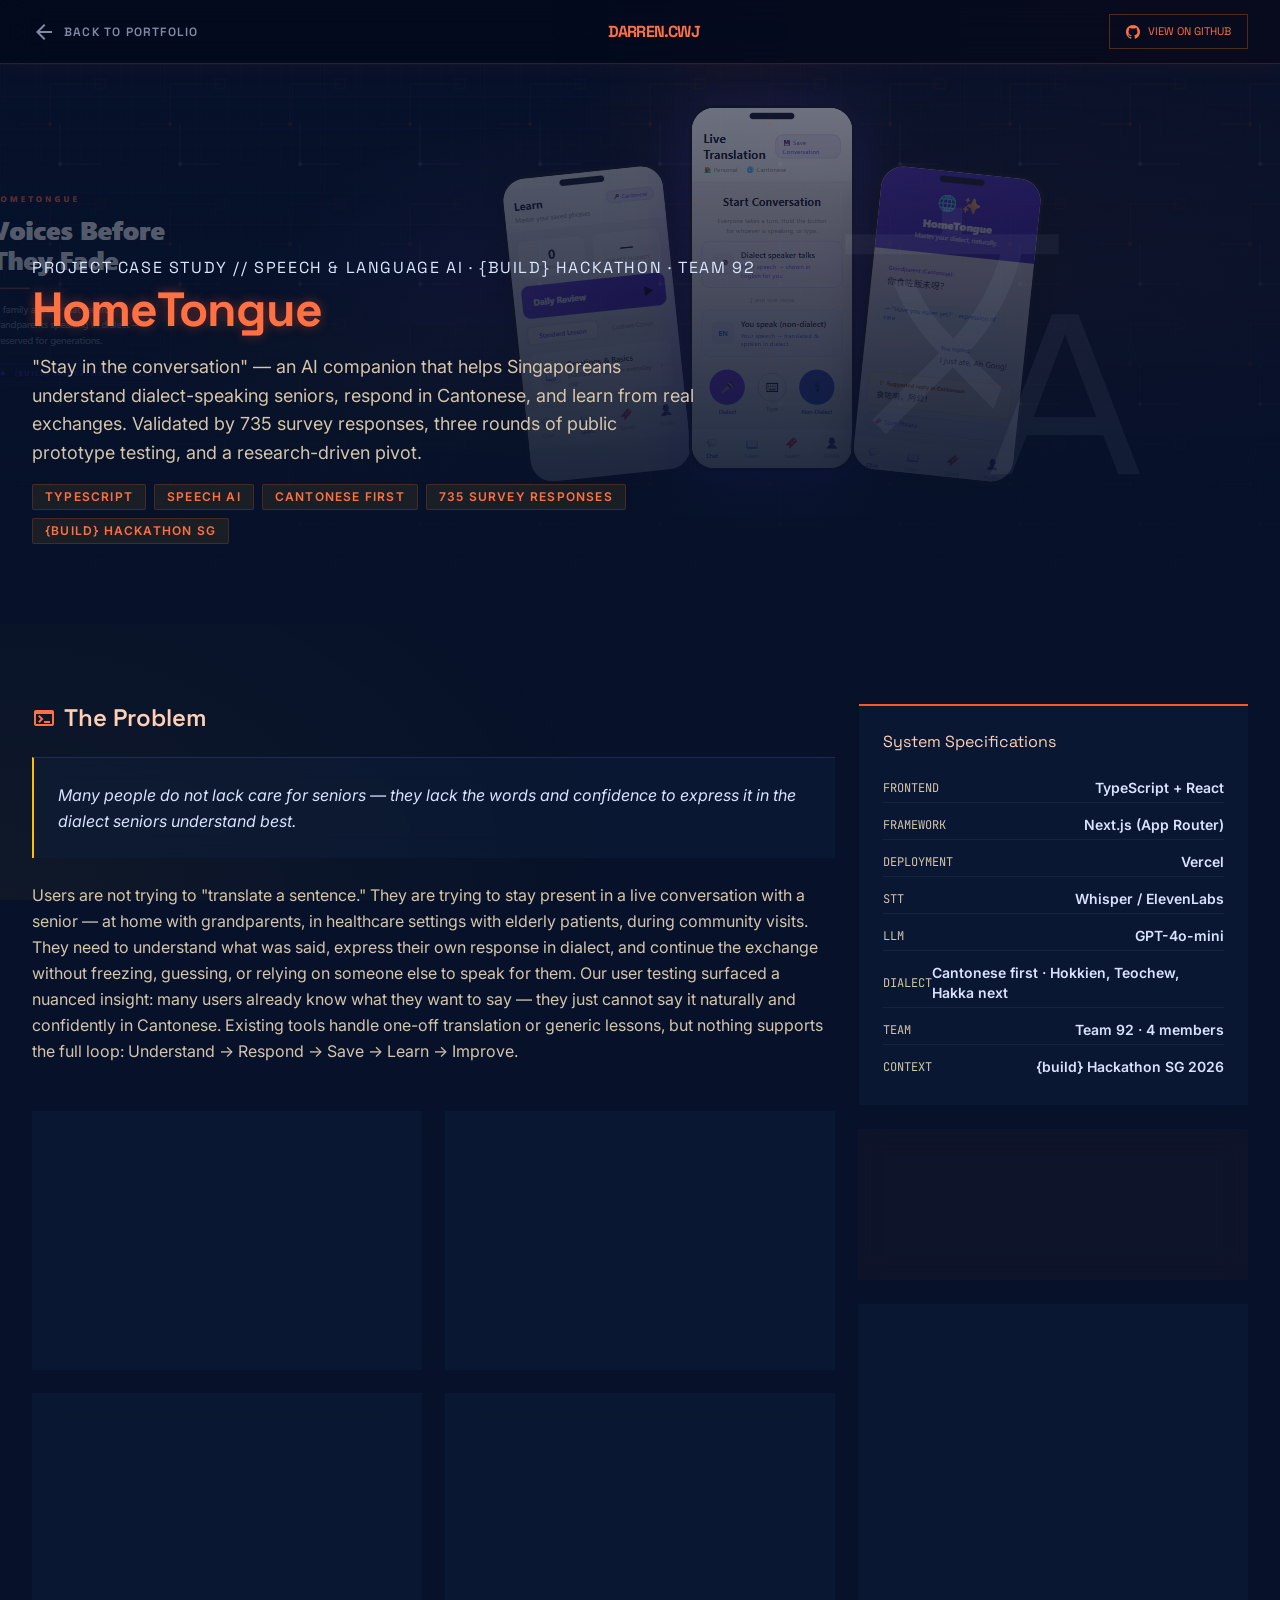
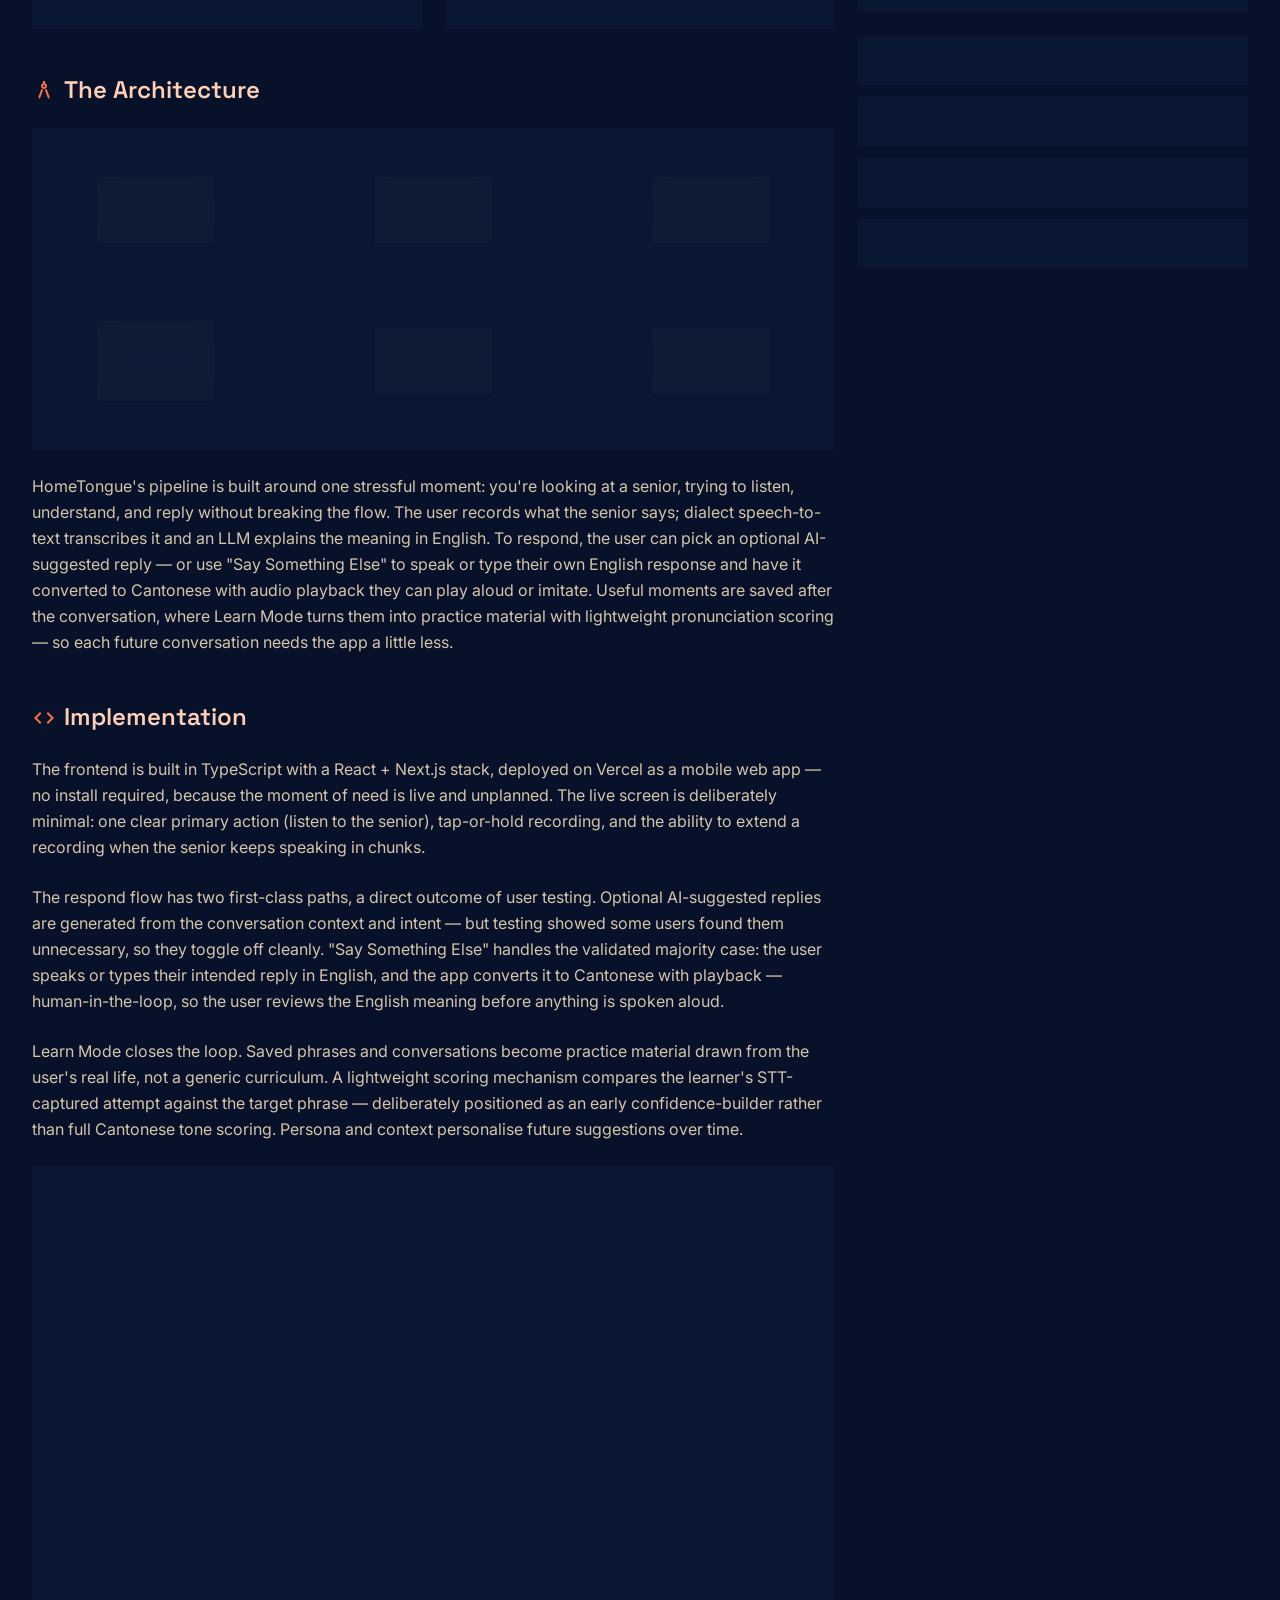
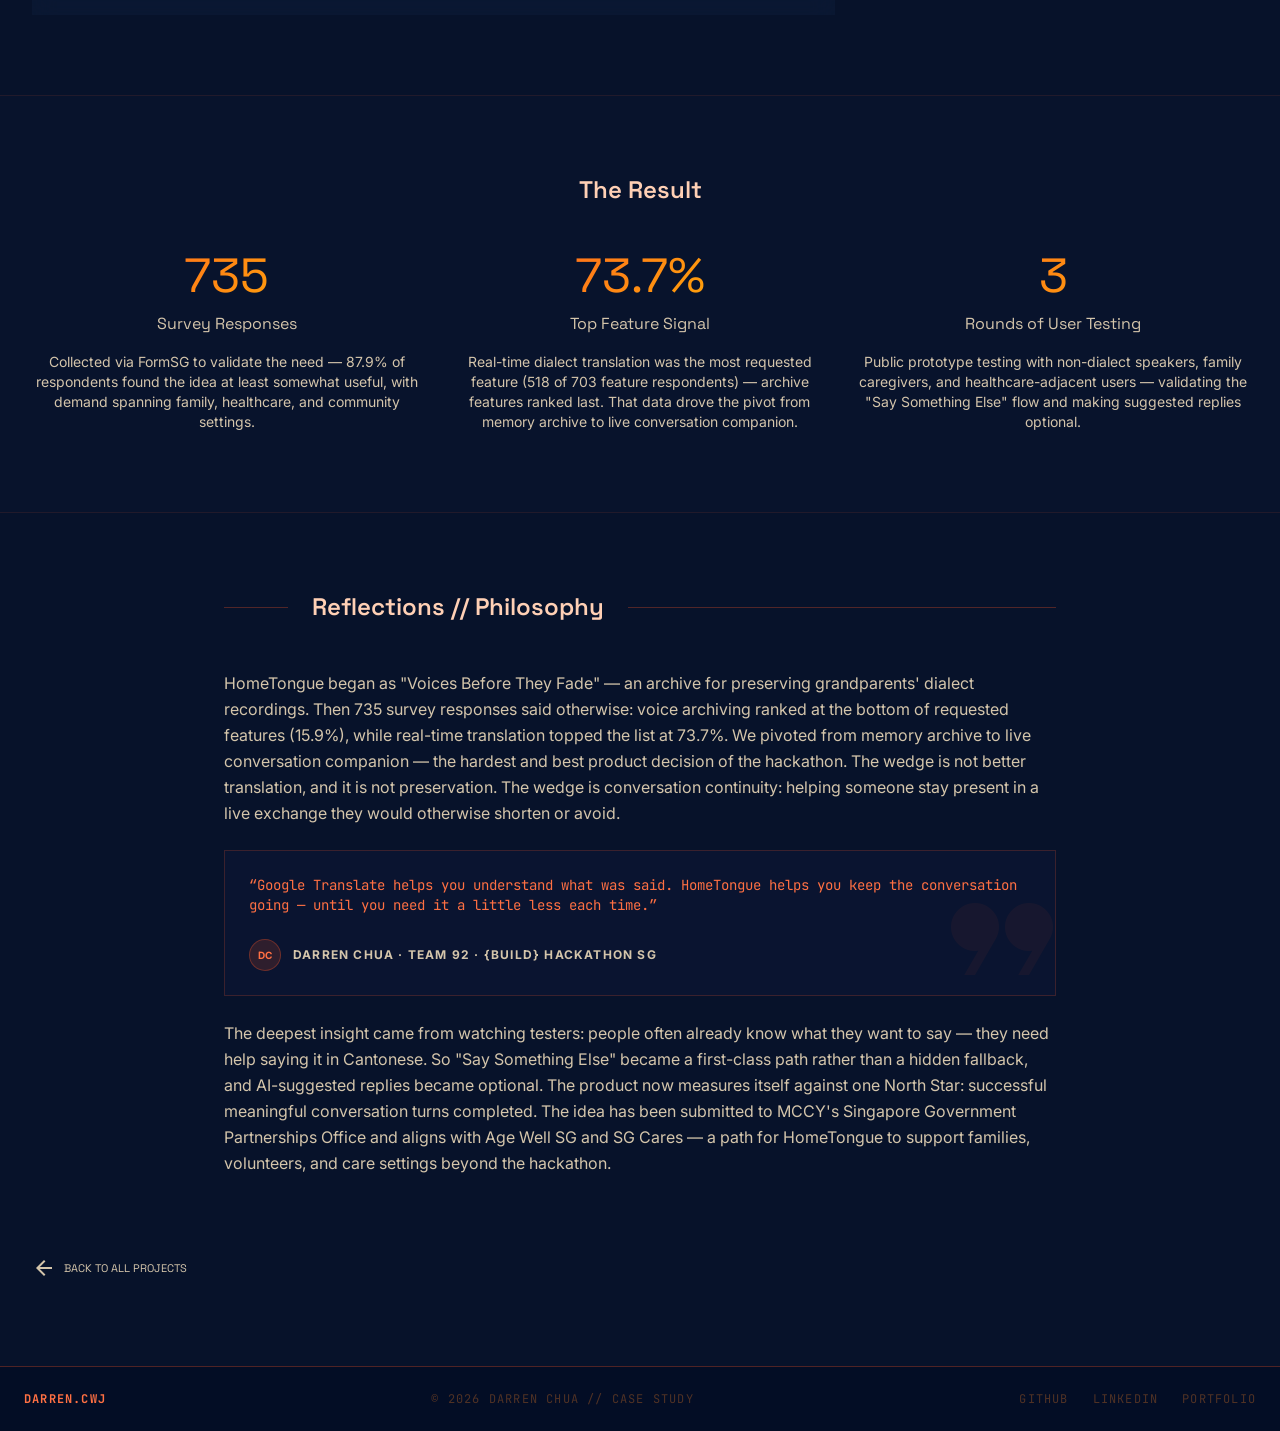
<file: case-study-hometongue.html>
<!DOCTYPE html>
<html class="dark" lang="en">
<head>
<meta charset="utf-8"/>
<meta content="width=device-width, initial-scale=1.0" name="viewport"/>
<title>HomeTongue // Speech & Language AI — Darren Chua</title>
<meta name="description" content="Case study: HomeTongue — an AI conversation companion that helps Singaporeans understand and respond to dialect-speaking seniors in real time, validated by 735 survey responses at GovTech's BUILD hackathon."/>
<link rel="icon" href="favicon.svg" type="image/svg+xml"/>
<link rel="canonical" href="https://darrencwj.github.io/case-study-hometongue.html"/>
<meta property="og:type" content="article"/>
<meta property="og:url" content="https://darrencwj.github.io/case-study-hometongue.html"/>
<meta property="og:title" content="HomeTongue // Speech & Language AI — Darren Chua"/>
<meta property="og:description" content="Case study: HomeTongue — an AI conversation companion that helps Singaporeans understand and respond to dialect-speaking seniors in real time, validated by 735 survey responses at GovTech's BUILD hackathon."/>
<meta property="og:image" content="https://darrencwj.github.io/images/hometongue-hero.png"/>
<meta name="twitter:card" content="summary_large_image"/>
<meta name="twitter:title" content="HomeTongue // Speech & Language AI — Darren Chua"/>
<meta name="twitter:description" content="Case study: HomeTongue — an AI conversation companion that helps Singaporeans understand and respond to dialect-speaking seniors in real time, validated by 735 survey responses at GovTech's BUILD hackathon."/>
<meta name="twitter:image" content="https://darrencwj.github.io/images/hometongue-hero.png"/>
<script src="case-study-hometongue.js"></script>
<link rel="stylesheet" href="tailwind.css"/>
<style id="theme-vars">:root { --c-background: 7 18 42; --c-surface: 7 18 42; --c-surface-dim: 7 18 42; --c-surface-bright: 47 57 82; --c-surface-container-lowest: 3 13 37; --c-surface-container-low: 16 27 51; --c-surface-container: 21 31 55; --c-surface-container-high: 31 41 66; --c-surface-container-highest: 42 52 78; --c-on-surface: 217 226 255; --c-on-surface-variant: 212 197 171; --c-outline: 156 143 120; --c-outline-variant: 80 50 37; --c-primary: 255 208 181; --c-on-primary: 92 26 0; --c-primary-container: 255 86 37; --c-on-primary-container: 122 46 0; --c-primary-fixed-dim: 255 112 67; --c-secondary-container: 255 191 0; --c-on-secondary-container: 64 45 0; --c-tertiary: 219 230 255; --c-on-tertiary: 35 49 72; --c-on-background: 217 226 255; --c-surface-variant: 42 52 78; --c-surface-tint: 255 86 37; }</style>
<link href="https://fonts.googleapis.com/css2?family=Space+Grotesk:wght@300;400;500;600;700&family=Inter:wght@300;400;500;600;700&family=JetBrains+Mono:wght@400;700&display=swap" rel="stylesheet"/>
<link href="https://fonts.googleapis.com/css2?family=Material+Symbols+Outlined:wght,FILL@100..700,0..1&display=swap" rel="stylesheet"/>
<style>
  .material-symbols-outlined { font-variation-settings: 'FILL' 0,'wght' 400,'GRAD' 0,'opsz' 24; }

  .glass-card {
    background: rgba(17, 34, 64, 0.4);
    backdrop-filter: blur(12px);
    border-top: 1px solid rgba(255, 86, 37, 0.2);
  }
  .glass-card-bright {
    background: rgba(21, 31, 55, 0.6);
    backdrop-filter: blur(16px);
    border-top: 1px solid rgba(255, 86, 37, 0.35);
  }

  .thermal-chip {
    background: rgba(255, 191, 0, 0.08);
    color: #ff7043;
    border: 1px solid rgba(255, 86, 37, 0.2);
  }

  .blueprint-grid {
    background-image:
      linear-gradient(rgba(255,86,37,0.04) 1px, transparent 1px),
      linear-gradient(90deg, rgba(255,86,37,0.04) 1px, transparent 1px);
    background-size: 40px 40px;
  }

  ::-webkit-scrollbar { width: 4px; }
  ::-webkit-scrollbar-track { background: #07122a; }
  ::-webkit-scrollbar-thumb { background: #ff5625; border-radius: 10px; }

  html { scroll-behavior: smooth; }

  body::before {
    content:''; position:fixed; top:0; right:0; width:60%; height:60%;
    background: radial-gradient(ellipse at top right, rgba(255,86,37,0.05) 0%, transparent 70%);
    pointer-events:none; z-index:0;
  }
  body::after {
    content:''; position:fixed; bottom:0; left:0; width:50%; height:50%;
    background: radial-gradient(ellipse at bottom left, rgba(255,191,0,0.04) 0%, transparent 70%);
    pointer-events:none; z-index:0;
  }

  .text-glow { text-shadow: 0 0 12px rgba(255, 86, 37, 0.4); }

  .pipe-line {
    flex: 1;
    height: 1px;
    background: linear-gradient(90deg, rgba(255,86,37,0.6), rgba(255,86,37,0.2));
    min-width: 20px;
  }

  .metric-num {
    background: linear-gradient(135deg, #ff5625 0%, #ffbf00 100%);
    -webkit-background-clip: text;
    -webkit-text-fill-color: transparent;
    background-clip: text;
  }

  #back-to-top {
    position: fixed; bottom: 32px; right: 32px;
    width: 44px; height: 44px;
    background: #ff5625; color: #fff;
    border: none; cursor: pointer;
    display: none; align-items: center; justify-content: center;
    z-index: 100; transition: all 0.2s;
  }
  #back-to-top:hover { box-shadow: 0 0 20px rgba(255,86,37,0.5); transform: translateY(-2px); }
  #back-to-top.visible { display: flex; }
</style>
</head>
<body class="bg-background text-on-background font-body-md overflow-x-hidden selection:bg-primary-container selection:text-on-primary">

<!-- ════ NAV ════ -->
<nav class="fixed top-0 w-full z-50 border-b border-orange-500/20 bg-slate-950/60 backdrop-blur-xl h-16 flex justify-between items-center px-8 shadow-[0_4px_20px_rgba(255,86,37,0.05)]">
  <a href="index.html" class="flex items-center gap-2 text-on-surface/60 hover:text-primary-fixed-dim transition-colors duration-200">
    <span class="material-symbols-outlined text-[18px]">arrow_back</span>
    <span class="font-label-caps text-label-caps uppercase tracking-widest">Back to Portfolio</span>
  </a>
  <div class="font-bold font-headline-md tracking-tighter uppercase" style="color:#ff7043">
    DARREN.CWJ
  </div>
  <a id="cs-nav-github" href="#" target="_blank"
     class="hidden md:flex items-center gap-2 border border-orange-500/30 px-4 py-2 font-label-caps uppercase text-[11px] hover:bg-orange-500/10 transition-all"
     style="color:#ff7043">
    <svg width="14" height="14" viewBox="0 0 24 24" fill="currentColor">
      <path d="M12 0C5.374 0 0 5.373 0 12c0 5.302 3.438 9.8 8.207 11.387.599.111.793-.261.793-.577v-2.234c-3.338.726-4.033-1.416-4.033-1.416-.546-1.387-1.333-1.756-1.333-1.756-1.089-.745.083-.729.083-.729 1.205.084 1.839 1.237 1.839 1.237 1.07 1.834 2.807 1.304 3.492.997.107-.775.418-1.305.762-1.604-2.665-.305-5.467-1.334-5.467-5.931 0-1.311.469-2.381 1.236-3.221-.124-.303-.535-1.524.117-3.176 0 0 1.008-.322 3.301 1.23A11.509 11.509 0 0 1 12 5.803c1.02.005 2.047.138 3.006.404 2.291-1.552 3.297-1.23 3.297-1.23.653 1.653.242 2.874.118 3.176.77.84 1.235 1.911 1.235 3.221 0 4.609-2.807 5.624-5.479 5.921.43.372.823 1.102.823 2.222v3.293c0 .319.192.694.801.576C20.566 21.797 24 17.3 24 12c0-6.627-5.373-12-12-12z"/>
    </svg>
    View on GitHub
  </a>
</nav>

<main class="relative z-10 pt-16">

<!-- ════ HERO ════ -->
<section class="relative w-full h-[560px] flex items-end overflow-hidden blueprint-grid">
  <div class="absolute inset-0 z-0">

    <img
      id="cs-hero-img"
      src=""
      alt="Case study hero"
      class="w-full h-full object-cover opacity-55"
      style="display:none"
      onerror="this.style.display='none'"
      onload="this.style.display='block'"
    />

    <div class="absolute inset-0" style="background: radial-gradient(ellipse 70% 60% at 70% 40%, rgba(255,86,37,0.07) 0%, transparent 70%), radial-gradient(ellipse 40% 40% at 30% 60%, rgba(255,191,0,0.04) 0%, transparent 60%);"></div>
    <svg class="absolute inset-0 w-full h-full opacity-10" xmlns="http://www.w3.org/2000/svg" preserveAspectRatio="xMidYMid slice">
      <defs>
        <pattern id="circuit" x="0" y="0" width="120" height="120" patternUnits="userSpaceOnUse">
          <path d="M20 60 L50 60 L50 20 L100 20" stroke="#ff5625" stroke-width="0.5" fill="none"/>
          <path d="M60 60 L60 100 L100 100" stroke="#dbe6ff" stroke-width="0.5" fill="none"/>
          <circle cx="50" cy="60" r="2" fill="#ff5625"/>
          <circle cx="60" cy="100" r="2" fill="#dbe6ff"/>
          <rect x="95" y="15" width="10" height="10" stroke="#ff5625" stroke-width="0.5" fill="none"/>
        </pattern>
      </defs>
      <rect width="100%" height="100%" fill="url(#circuit)"/>
    </svg>

    <div class="absolute inset-0 bg-gradient-to-t from-background via-background/60 to-background/20"></div>
  </div>

  <!-- Large decorative icon -->
  <div id="cs-hero-icon-wrap" class="absolute right-32 top-1/2 -translate-y-1/2 opacity-5 pointer-events-none">
    <span id="cs-hero-icon" class="material-symbols-outlined text-tertiary" style="font-size:320px;font-variation-settings:'FILL' 1">translate</span>
  </div>

  <div class="relative z-10 max-w-7xl mx-auto px-margin pb-xl w-full">
    <div class="flex flex-col gap-xs max-w-3xl">
      <span id="cs-category" class="font-label-caps uppercase tracking-widest" style="color:#dbe6ff"></span>
      <h1 id="cs-title" class="font-headline-xl text-headline-xl text-glow" style="color:#ff7043"></h1>
      <p id="cs-subtitle" class="font-body-lg text-body-lg text-on-surface-variant mt-sm max-w-2xl"></p>
      <div id="cs-hero-tags" class="flex flex-wrap gap-2 mt-sm"></div>
    </div>
  </div>
</section>

<!-- ════ MAIN CONTENT ════ -->
<section class="max-w-7xl mx-auto px-margin py-xl grid grid-cols-1 md:grid-cols-12 gap-gutter">

  <!-- 8-col content -->
  <div class="md:col-span-8 flex flex-col gap-lg">

    <!-- The Problem -->
    <div>
      <h2 class="font-headline-md text-headline-md text-primary mb-md flex items-center gap-base">
        <span class="material-symbols-outlined" style="color:#ff7043">terminal</span>
        The Problem
      </h2>
      <div class="glass-card p-md border-l-2" style="border-left-color:#ffbf00">
        <p id="cs-problem-quote" class="text-on-surface leading-relaxed italic"></p>
      </div>
      <p id="cs-problem-desc" class="mt-md text-on-surface-variant leading-relaxed"></p>
    </div>

    <!-- Problem cards -->
    <div id="cs-problem-cards" class="grid grid-cols-1 sm:grid-cols-2 gap-gutter"></div>

    <!-- The Architecture -->
    <div>
      <h2 class="font-headline-md text-headline-md text-primary mb-md flex items-center gap-base">
        <span class="material-symbols-outlined" style="color:#ff7043">architecture</span>
        The Architecture
      </h2>

      <div class="relative glass-card border border-orange-500/10 mb-md overflow-hidden p-lg">
        <div class="absolute inset-0 opacity-10">
          <div class="w-full h-full" style="background-image: radial-gradient(#ff5625 1px, transparent 0); background-size: 24px 24px;"></div>
        </div>
        <div id="cs-arch-pipeline-inner" class="relative flex flex-col gap-md items-center"></div>
      </div>

      <p id="cs-arch-desc" class="text-on-surface-variant leading-relaxed"></p>
    </div>

    <!-- Implementation Detail -->
    <div>
      <h2 class="font-headline-md text-headline-md text-primary mb-md flex items-center gap-base">
        <span class="material-symbols-outlined" style="color:#ff7043">code</span>
        Implementation
      </h2>
      <div id="cs-impl-paragraphs" class="space-y-md text-on-surface-variant leading-relaxed"></div>

      <div class="mt-md glass-card border border-orange-500/10 p-md font-mono text-xs overflow-x-auto">
        <div id="cs-impl-filename" class="mb-sm font-label-caps text-[10px] uppercase" style="color:#503225"></div>
        <pre id="cs-impl-code" class="text-tertiary leading-relaxed"></pre>
      </div>
    </div>

  </div><!-- /col-span-8 -->

  <!-- 4-col aside -->
  <aside class="md:col-span-4 flex flex-col gap-gutter">

    <!-- System Specs -->
    <div class="glass-card p-md" style="border-top-width:2px;border-top-color:#ff5625">
      <h4 class="font-label-caps text-primary mb-md">System Specifications</h4>
      <ul id="cs-specs" class="flex flex-col gap-sm"></ul>
    </div>

    <!-- Key Technologies -->
    <div class="glass-card p-md" style="background:rgba(255,86,37,0.03)">
      <h4 class="font-label-caps mb-md" style="color:#ff7043">Key Technologies</h4>
      <div id="cs-technologies" class="flex flex-wrap gap-xs"></div>
    </div>

    <!-- Speech Pipeline Metrics -->
    <div class="glass-card p-md">
      <h4 class="font-label-caps text-primary mb-md">Dialect Coverage Metrics</h4>
      <div id="cs-metrics-bars" class="space-y-sm"></div>
    </div>

    <!-- Links -->
    <div class="flex flex-col gap-sm">
      <a id="cs-aside-github" href="#" target="_blank"
         class="flex items-center justify-between glass-card p-sm hover:border-orange-500/40 transition-all group">
        <span class="font-label-caps text-[11px] uppercase text-on-surface-variant group-hover:text-primary">View Source Code</span>
        <span class="material-symbols-outlined text-[18px] text-on-surface-variant group-hover:text-primary">open_in_new</span>
      </a>
      <a href="https://home-tongue.vercel.app/" target="_blank" rel="noopener"
         class="flex items-center justify-between glass-card p-sm hover:border-orange-500/40 transition-all group">
        <span class="font-label-caps text-[11px] uppercase text-on-surface-variant group-hover:text-primary">Live Product</span>
        <span class="material-symbols-outlined text-[18px] text-on-surface-variant group-hover:text-primary">open_in_new</span>
      </a>
      <a href="https://build.tech.gov.sg/projects/2026/92" target="_blank" rel="noopener"
         class="flex items-center justify-between glass-card p-sm hover:border-orange-500/40 transition-all group">
        <span class="font-label-caps text-[11px] uppercase text-on-surface-variant group-hover:text-primary">Official {build} Project Page</span>
        <span class="material-symbols-outlined text-[18px] text-on-surface-variant group-hover:text-primary">verified</span>
      </a>
      <a href="index.html#projects"
         class="flex items-center justify-between glass-card p-sm hover:border-orange-500/40 transition-all group">
        <span class="font-label-caps text-[11px] uppercase text-on-surface-variant group-hover:text-primary">All Projects</span>
        <span class="material-symbols-outlined text-[18px] text-on-surface-variant group-hover:text-primary">arrow_back</span>
      </a>
    </div>

  </aside>

</section>

<!-- ════ RESULTS ════ -->
<section class="border-y py-xl" style="background:rgba(10,20,48,0.6);border-color:rgba(255,86,37,0.1)">
  <div class="max-w-7xl mx-auto px-margin">
    <h2 class="font-headline-md text-headline-md text-primary mb-lg text-center">The Result</h2>
    <div id="cs-results" class="grid grid-cols-1 md:grid-cols-3 gap-gutter"></div>
  </div>
</section>

<!-- ════ REFLECTIONS ════ -->
<section class="max-w-4xl mx-auto px-margin py-xl">
  <div class="flex items-center gap-md mb-lg">
    <div class="w-16 h-[1px]" style="background:rgba(255,86,37,0.3)"></div>
    <h2 class="font-headline-md text-headline-md text-primary whitespace-nowrap">Reflections // Philosophy</h2>
    <div class="flex-grow h-[1px]" style="background:rgba(255,86,37,0.3)"></div>
  </div>
  <div id="cs-reflections" class="flex flex-col gap-md"></div>
</section>

<!-- ════ BACK LINK ════ -->
<div class="max-w-7xl mx-auto px-margin pb-xl">
  <a href="index.html#projects" class="inline-flex items-center gap-2 font-label-caps text-[11px] uppercase text-on-surface-variant hover:text-primary transition-colors">
    <span class="material-symbols-outlined text-[16px]">arrow_back</span>
    Back to all projects
  </a>
</div>

</main>

<!-- ════ FOOTER ════ -->
<footer class="border-t p-6 w-full" style="background:#030d25;border-color:rgba(255,86,37,0.3)">
  <div class="flex flex-col md:flex-row justify-between items-center max-w-7xl mx-auto gap-4 font-mono text-xs uppercase tracking-widest">
    <div style="color:#ff7043;font-weight:700">DARREN.CWJ</div>
    <div style="color:#503225">© 2026 Darren Chua // Case Study</div>
    <div class="flex gap-6">
      <a href="https://github.com/darrenCWJ" target="_blank" class="transition-all hover:text-orange-300" style="color:#503225">GitHub</a>
      <a href="https://www.linkedin.com/in/darren-chua-265879b1/" target="_blank" class="transition-all hover:text-orange-300" style="color:#503225">LinkedIn</a>
      <a href="index.html" class="transition-all hover:text-orange-300" style="color:#503225">Portfolio</a>
    </div>
  </div>
</footer>

<!-- Back to top -->
<button id="back-to-top" title="Back to top">
  <span class="material-symbols-outlined text-[20px]">arrow_upward</span>
</button>

<!-- ════ CASE STUDY RENDERER ════ -->
<script>
(function () {
  var CS = window.CASE_STUDY;
  if (!CS) return;

  function setText(id, text) {
    var el = document.getElementById(id);
    if (el) el.textContent = text;
  }
  function setHtml(id, markup) {
    var el = document.getElementById(id);
    if (el) el.innerHTML = markup;
  }

  // ── Nav & hero ────────────────────────────────────────────────
  var navGh = document.getElementById('cs-nav-github');
  if (navGh) navGh.href = CS.githubUrl;

  var heroImg = document.getElementById('cs-hero-img');
  if (heroImg && CS.heroImage) {
    heroImg.src = CS.heroImage;
  }

  setText('cs-category', CS.category);
  setText('cs-title',    CS.title);
  setText('cs-subtitle', CS.subtitle);

  setHtml('cs-hero-tags', CS.heroTags.map(function (t) {
    return '<span class="thermal-chip px-3 py-1 text-label-caps text-xs rounded-sm uppercase">' + t + '</span>';
  }).join(''));

  // ── Problem ───────────────────────────────────────────────────
  setText('cs-problem-quote', CS.problemQuote);
  setText('cs-problem-desc',  CS.problemDescription);

  setHtml('cs-problem-cards', CS.problemCards.map(function (c) {
    return '<div class="glass-card p-md flex flex-col gap-sm">'
      + '<span class="material-symbols-outlined text-2xl" style="color:#ff7043">' + c.icon + '</span>'
      + '<div class="font-semibold text-on-surface">' + c.title + '</div>'
      + '<p class="text-on-surface-variant text-sm leading-relaxed">' + c.description + '</p>'
      + '</div>';
  }).join(''));

  // ── Architecture pipeline ─────────────────────────────────────
  function buildPipeRow(nodes, isRow2) {
    var borderClass = isRow2
      ? 'border border-dashed" style="border-color:rgba(219,230,255,0.3)'
      : 'border border-orange-500/20"';
    var iconColor  = isRow2 ? '#dbe6ff' : '#ff7043';
    var labelColor = isRow2 ? '#dbe6ff' : '#ff7043';
    var pipeStyle  = isRow2
      ? ' style="background:linear-gradient(90deg,rgba(219,230,255,0.5),rgba(219,230,255,0.1))"'
      : '';

    return nodes.map(function (n, i) {
      var node = '<div class="flex-1 glass-card-bright ' + borderClass + ' p-sm text-center">'
        + '<span class="material-symbols-outlined text-2xl block" style="color:' + iconColor + '">' + n.icon + '</span>'
        + '<span class="text-[10px] font-mono uppercase block mt-1" style="color:' + labelColor + '">' + n.label + '</span>'
        + '<span class="text-[9px] text-on-surface-variant block">' + n.sublabel + '</span>'
        + '</div>';
      if (i < nodes.length - 1) {
        node += '<div class="pipe-line"' + pipeStyle + '></div>';
      }
      return node;
    }).join('');
  }

  var archInner = document.getElementById('cs-arch-pipeline-inner');
  if (archInner) {
    archInner.innerHTML =
      '<div class="flex items-center gap-md w-full max-w-2xl mx-auto">'
        + buildPipeRow(CS.archPipelineRow1, false)
      + '</div>'
      + '<div class="w-[1px] h-8 bg-orange-500/30"></div>'
      + '<div class="flex items-center gap-md w-full max-w-2xl mx-auto">'
        + buildPipeRow(CS.archPipelineRow2, true)
      + '</div>';
  }

  setText('cs-arch-desc', CS.archDescription);

  // ── Implementation ────────────────────────────────────────────
  setHtml('cs-impl-paragraphs', CS.implParagraphs.map(function (p) {
    return '<p>' + p + '</p>';
  }).join(''));

  setText('cs-impl-filename', '# ' + CS.implCodeFilename);

  var codeEl = document.getElementById('cs-impl-code');
  if (codeEl) codeEl.textContent = CS.implCode;

  // ── Aside: specs ──────────────────────────────────────────────
  setHtml('cs-specs', CS.specs.map(function (s, i) {
    var border = i < CS.specs.length - 1
      ? 'border-b pb-xs" style="border-color:rgba(255,255,255,0.05)'
      : 'pb-xs"';
    return '<li class="flex justify-between items-center ' + border + '">'
      + '<span class="text-on-surface-variant text-xs font-mono uppercase">' + s.key + '</span>'
      + '<span class="text-on-surface text-sm font-semibold">' + s.value + '</span>'
      + '</li>';
  }).join(''));

  // ── Aside: technologies ───────────────────────────────────────
  setHtml('cs-technologies', CS.technologies.map(function (t) {
    return '<span class="px-2 py-1 text-[10px] font-mono border uppercase"'
      + ' style="background:rgba(255,86,37,0.08);color:#ff7043;border-color:rgba(255,86,37,0.2)">'
      + t + '</span>';
  }).join(''));

  // ── Aside: metrics bars ───────────────────────────────────────
  var metricsHtml = '';
  var lastType = '';
  CS.metricsBars.forEach(function (m) {
    var isCore    = m.type === 'core';
    var barColor  = isCore ? '#ff5625' : '#dbe6ff';
    var barExtra  = isCore ? '' : ';opacity:0.6';
    var barWidth  = isCore ? '100%' : '80%';
    var typeLabel = isCore ? 'Core' : 'Extended';
    var typeColor = isCore ? '#ff7043' : '#dbe6ff';

    if (!isCore && lastType === 'core') {
      metricsHtml += '<div class="border-t my-sm" style="border-color:rgba(255,255,255,0.05)"></div>';
    }
    metricsHtml +=
      '<div>'
      + '<div class="flex justify-between text-[10px] font-mono text-on-surface-variant mb-xs">'
      + '<span>' + m.label + '</span>'
      + '<span style="color:' + typeColor + '">' + typeLabel + '</span>'
      + '</div>'
      + '<div class="h-1 rounded-full" style="background:rgba(255,255,255,0.08)">'
      + '<div class="h-full rounded-full" style="width:' + barWidth + ';background:' + barColor + barExtra + '"></div>'
      + '</div>'
      + '</div>';
    lastType = m.type;
  });
  setHtml('cs-metrics-bars', metricsHtml);

  // ── Aside: GitHub link ────────────────────────────────────────
  var asideGh = document.getElementById('cs-aside-github');
  if (asideGh) asideGh.href = CS.githubUrl;

  // ── Results ───────────────────────────────────────────────────
  setHtml('cs-results', CS.results.map(function (r) {
    return '<div class="text-center flex flex-col gap-sm">'
      + '<div class="text-5xl font-headline-xl metric-num">' + r.number + '</div>'
      + '<div class="font-label-caps text-on-surface-variant">' + r.label + '</div>'
      + '<p class="text-sm text-on-surface-variant mt-xs">' + r.description + '</p>'
      + '</div>';
  }).join(''));

  // ── Reflections ───────────────────────────────────────────────
  var p0 = CS.reflectionParagraphs[0] || '';
  var p1 = CS.reflectionParagraphs[1] || '';
  setHtml('cs-reflections',
    '<p class="font-body-lg text-on-surface-variant leading-relaxed">' + p0 + '</p>'
    + '<div class="border p-md relative overflow-hidden" style="background:#0a1430;border-color:rgba(255,86,37,0.2)">'
    + '<span class="material-symbols-outlined absolute -right-4 -bottom-4 opacity-5" style="font-size:144px;color:#ff5625;font-variation-settings:\'FILL\' 1;">format_quote</span>'
    + '<p class="relative z-10 font-mono text-sm" style="color:#ff7043">&ldquo;' + CS.quote + '&rdquo;</p>'
    + '<div class="mt-md flex items-center gap-sm">'
    + '<div class="w-8 h-8 rounded-full flex items-center justify-center font-bold text-[10px]" style="background:rgba(255,86,37,0.15);border:1px solid rgba(255,86,37,0.3);color:#ff7043">' + CS.quoteInitials + '</div>'
    + '<span class="text-xs uppercase font-bold tracking-widest text-on-surface-variant">' + CS.quoteAuthor + '</span>'
    + '</div>'
    + '</div>'
    + '<p class="font-body-lg text-on-surface-variant leading-relaxed">' + p1 + '</p>'
  );

})();
</script>

<script>
  const btn = document.getElementById('back-to-top');
  window.addEventListener('scroll', () => {
    btn.classList.toggle('visible', window.scrollY > 400);
  });
  btn.addEventListener('click', () => window.scrollTo({ top: 0, behavior: 'smooth' }));
</script>

</body>
</html>
</file>
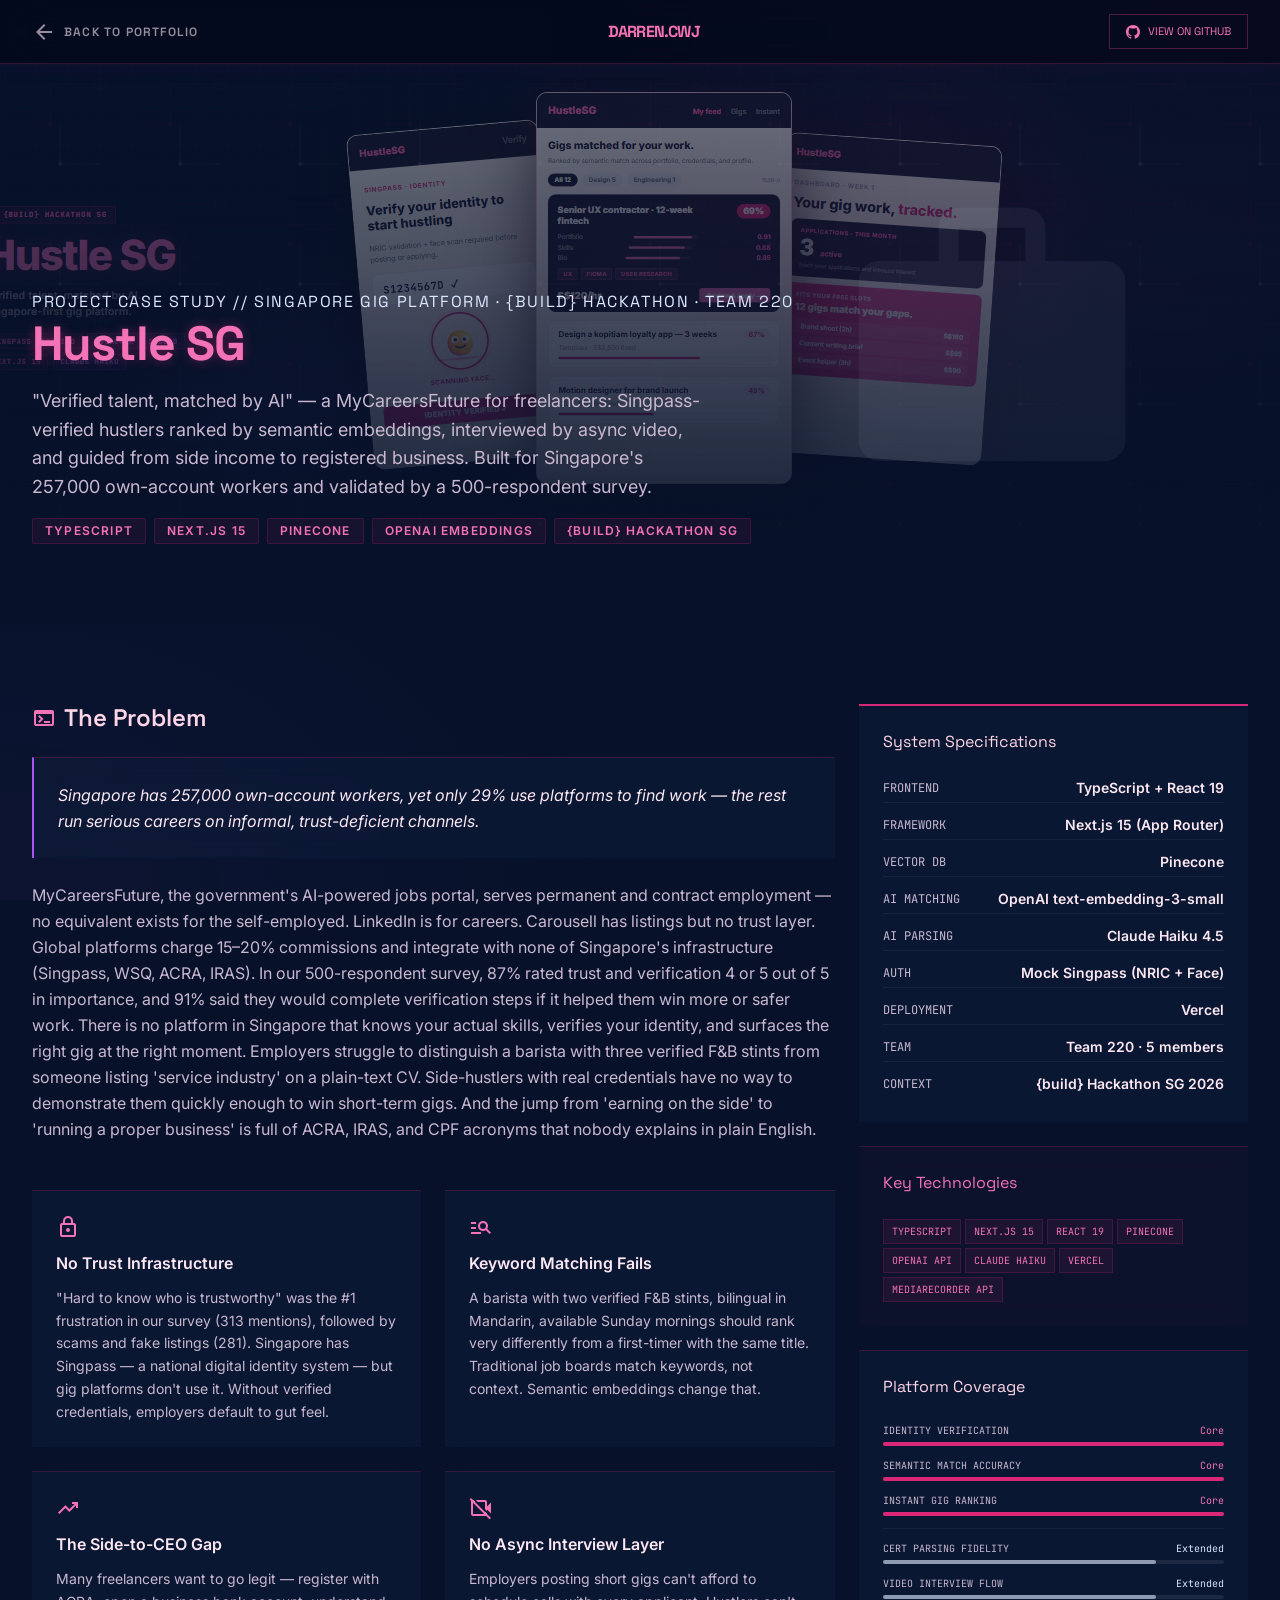
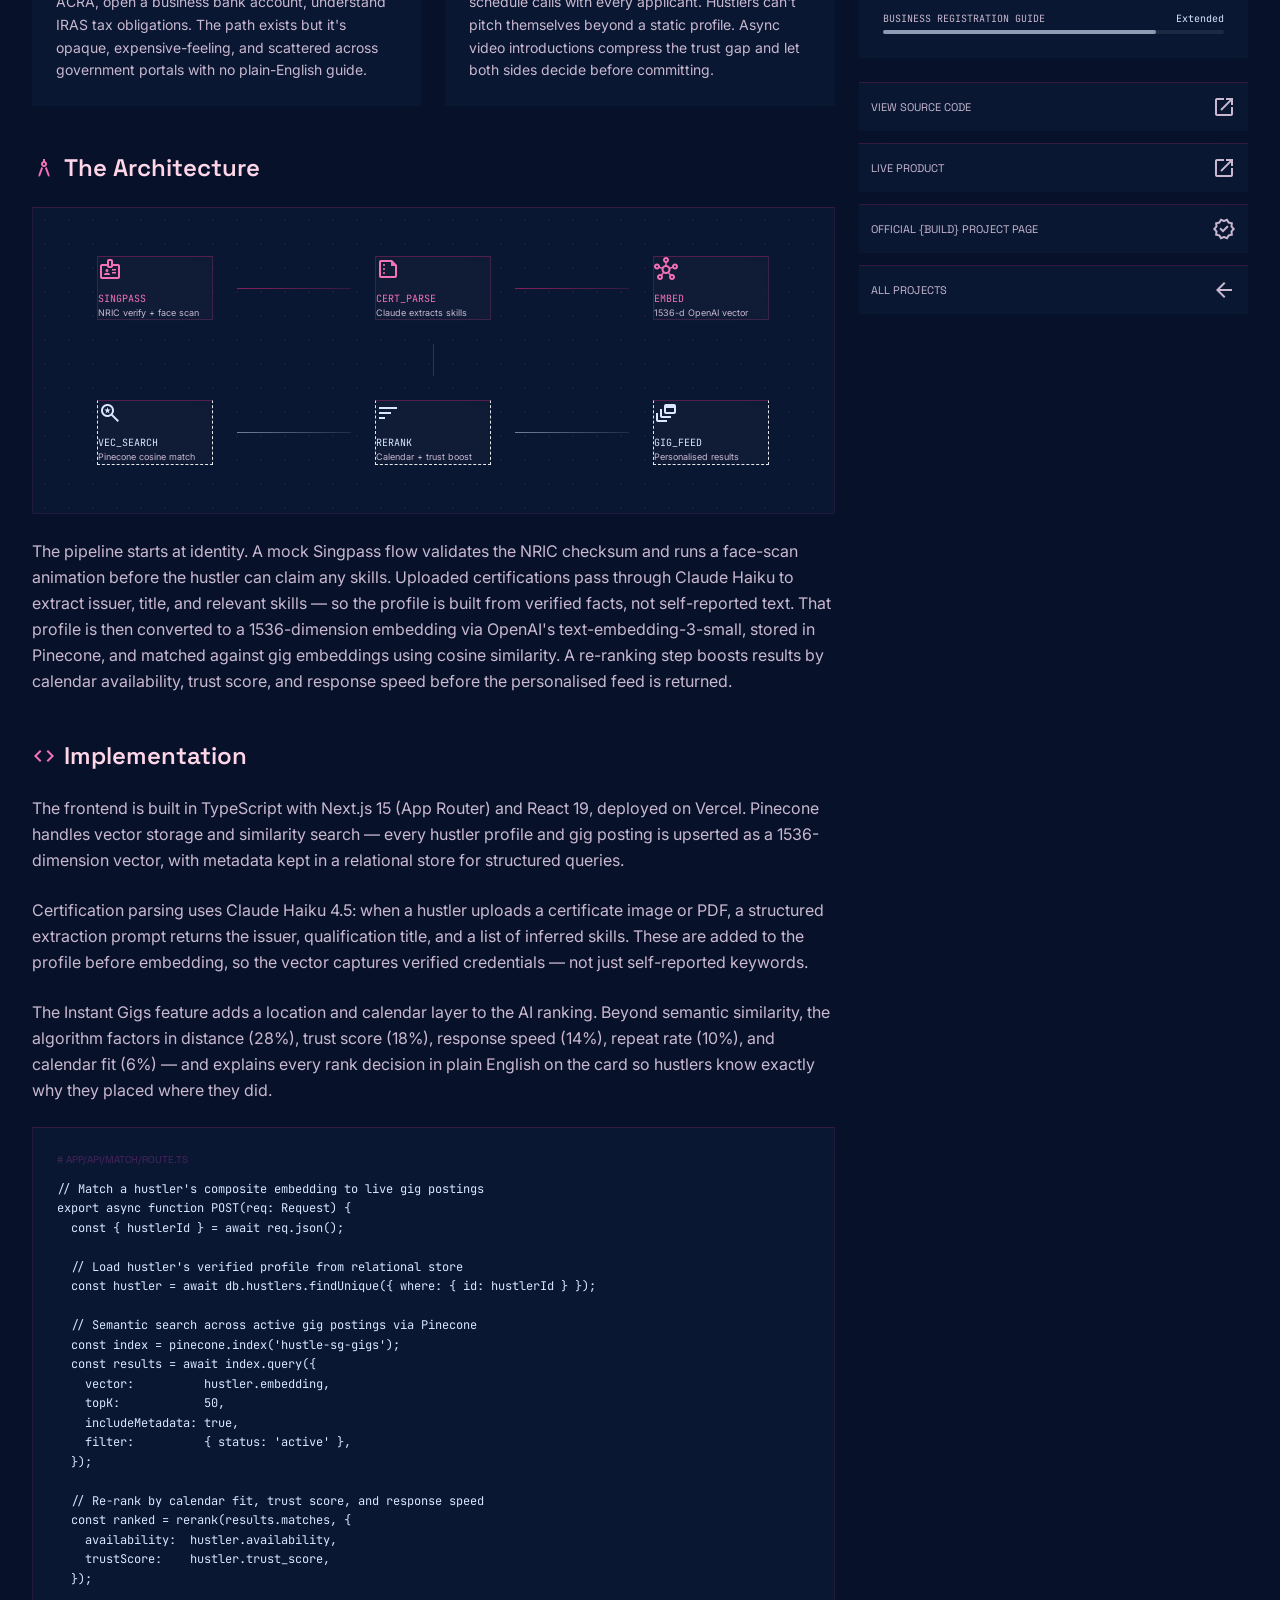
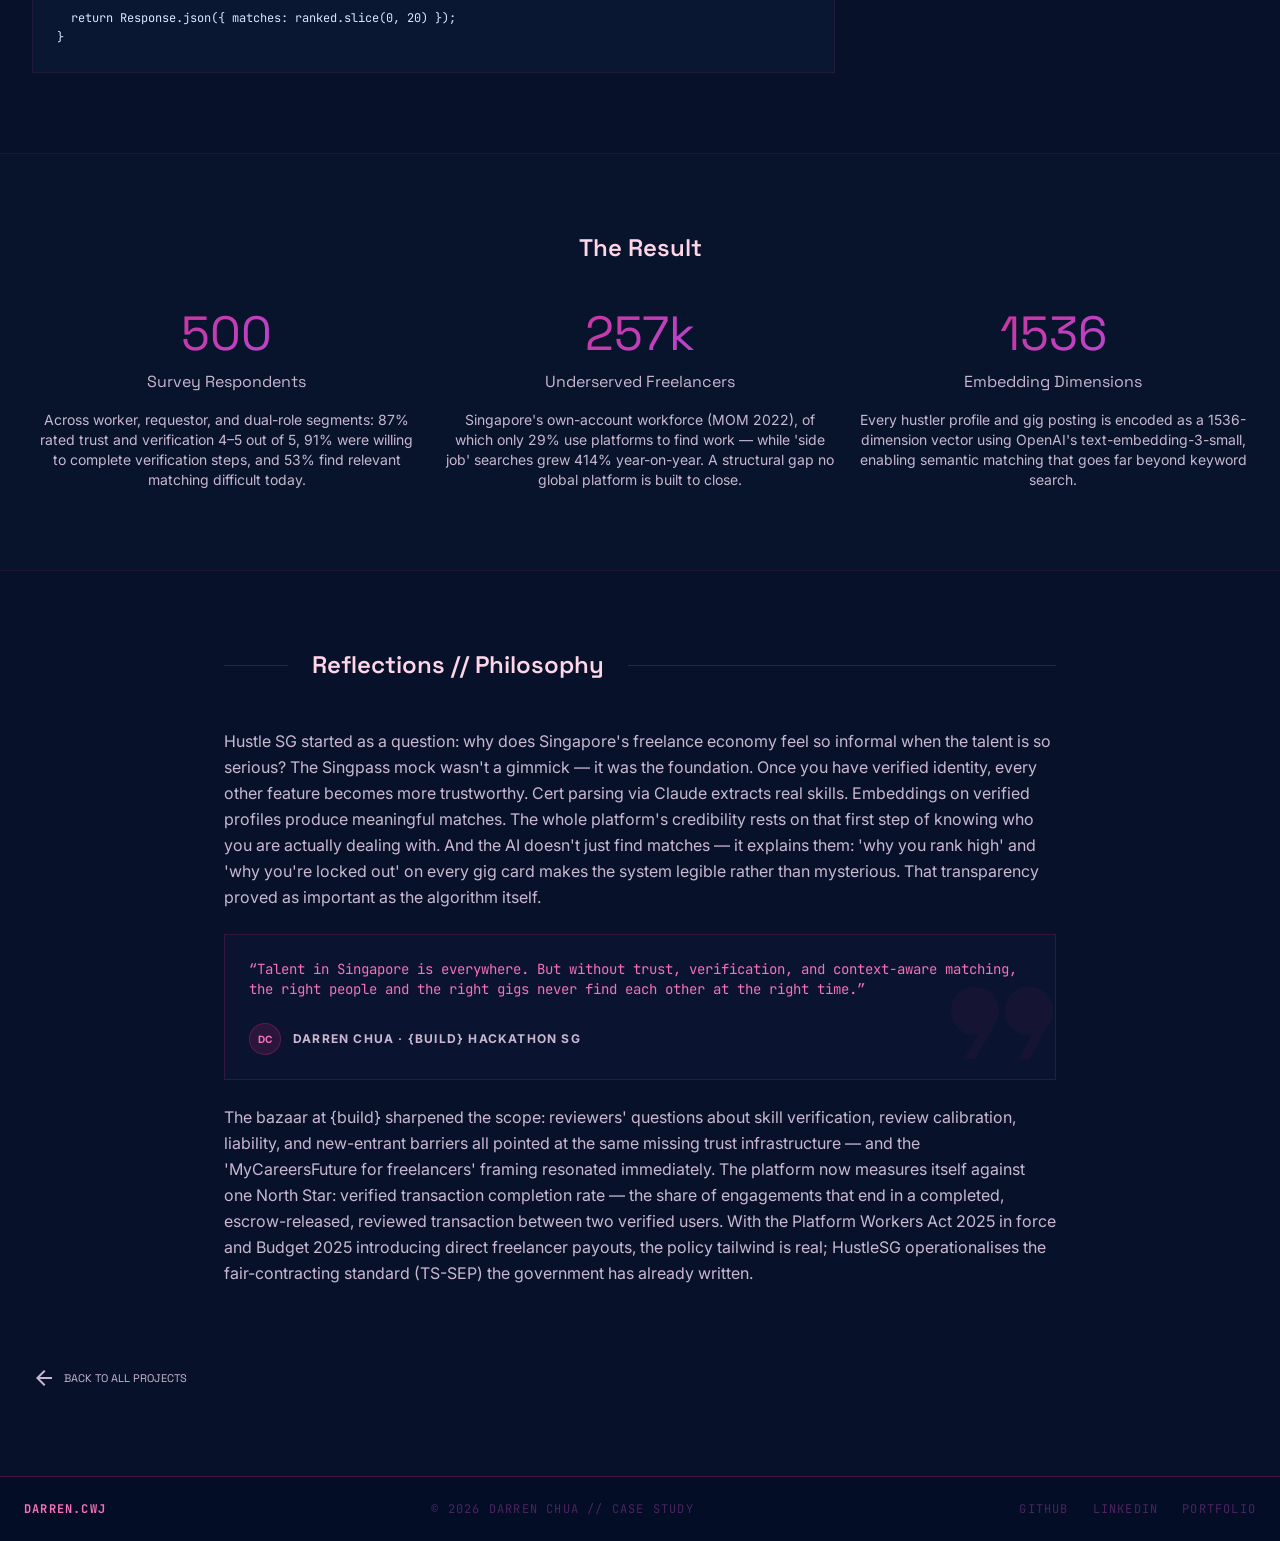
<file: case-study-hustlesg.html>
<!DOCTYPE html>
<html class="dark" lang="en">
<head>
<meta charset="utf-8"/>
<meta content="width=device-width, initial-scale=1.0" name="viewport"/>
<title>Hustle SG // Singapore Gig Platform — Darren Chua</title>
<meta name="description" content="Case study: Hustle SG — a Singapore-first gig platform with Singpass verification, AI semantic matching via OpenAI embeddings and Pinecone, async video interviews, and a business registration guide."/>
<link rel="icon" href="favicon.svg" type="image/svg+xml"/>
<link rel="canonical" href="https://darrencwj.github.io/case-study-hustlesg.html"/>
<meta property="og:type" content="article"/>
<meta property="og:url" content="https://darrencwj.github.io/case-study-hustlesg.html"/>
<meta property="og:title" content="Hustle SG // Singapore Gig Platform — Darren Chua"/>
<meta property="og:description" content="Case study: Hustle SG — a Singapore-first gig platform with Singpass verification, AI semantic matching via OpenAI embeddings and Pinecone, async video interviews, and a business registration guide."/>
<meta property="og:image" content="https://darrencwj.github.io/images/hustlesg-hero.png"/>
<meta name="twitter:card" content="summary_large_image"/>
<meta name="twitter:title" content="Hustle SG // Singapore Gig Platform — Darren Chua"/>
<meta name="twitter:description" content="Case study: Hustle SG — a Singapore-first gig platform with Singpass verification, AI semantic matching via OpenAI embeddings and Pinecone, async video interviews, and a business registration guide."/>
<meta name="twitter:image" content="https://darrencwj.github.io/images/hustlesg-hero.png"/>
<script src="case-study-hustlesg.js"></script>
<link rel="stylesheet" href="tailwind.css"/>
<style id="theme-vars">:root { --c-background: 7 18 42; --c-surface: 7 18 42; --c-surface-dim: 7 18 42; --c-surface-bright: 47 57 82; --c-surface-container-lowest: 3 13 37; --c-surface-container-low: 16 27 51; --c-surface-container: 21 31 55; --c-surface-container-high: 31 41 66; --c-surface-container-highest: 42 52 78; --c-on-surface: 252 231 243; --c-on-surface-variant: 201 184 208; --c-outline: 139 122 149; --c-outline-variant: 74 36 96; --c-primary: 255 214 231; --c-on-primary: 92 0 38; --c-primary-container: 219 39 119; --c-on-primary-container: 122 0 53; --c-primary-fixed-dim: 244 114 182; --c-secondary-container: 168 85 247; --c-on-secondary-container: 30 0 53; --c-tertiary: 219 230 255; --c-on-tertiary: 35 49 72; --c-on-background: 252 231 243; --c-surface-variant: 42 52 78; --c-surface-tint: 219 39 119; }</style>
<link href="https://fonts.googleapis.com/css2?family=Space+Grotesk:wght@300;400;500;600;700&family=Inter:wght@300;400;500;600;700&family=JetBrains+Mono:wght@400;700&display=swap" rel="stylesheet"/>
<link href="https://fonts.googleapis.com/css2?family=Material+Symbols+Outlined:wght,FILL@100..700,0..1&display=swap" rel="stylesheet"/>
<style>
  .material-symbols-outlined { font-variation-settings: 'FILL' 0,'wght' 400,'GRAD' 0,'opsz' 24; }

  .glass-card {
    background: rgba(17, 34, 64, 0.4);
    backdrop-filter: blur(12px);
    border-top: 1px solid rgba(219, 39, 119, 0.2);
  }
  .glass-card-bright {
    background: rgba(21, 31, 55, 0.6);
    backdrop-filter: blur(16px);
    border-top: 1px solid rgba(219, 39, 119, 0.35);
  }

  .thermal-chip {
    background: rgba(219, 39, 119, 0.08);
    color: #f472b6;
    border: 1px solid rgba(219, 39, 119, 0.2);
  }

  .blueprint-grid {
    background-image:
      linear-gradient(rgba(219,39,119,0.04) 1px, transparent 1px),
      linear-gradient(90deg, rgba(219,39,119,0.04) 1px, transparent 1px);
    background-size: 40px 40px;
  }

  ::-webkit-scrollbar { width: 4px; }
  ::-webkit-scrollbar-track { background: #07122a; }
  ::-webkit-scrollbar-thumb { background: #db2777; border-radius: 10px; }

  html { scroll-behavior: smooth; }

  body::before {
    content:''; position:fixed; top:0; right:0; width:60%; height:60%;
    background: radial-gradient(ellipse at top right, rgba(219,39,119,0.05) 0%, transparent 70%);
    pointer-events:none; z-index:0;
  }
  body::after {
    content:''; position:fixed; bottom:0; left:0; width:50%; height:50%;
    background: radial-gradient(ellipse at bottom left, rgba(168,85,247,0.04) 0%, transparent 70%);
    pointer-events:none; z-index:0;
  }

  .text-glow { text-shadow: 0 0 12px rgba(219, 39, 119, 0.4); }

  .pipe-line {
    flex: 1;
    height: 1px;
    background: linear-gradient(90deg, rgba(219,39,119,0.6), rgba(219,39,119,0.2));
    min-width: 20px;
  }

  .metric-num {
    background: linear-gradient(135deg, #db2777 0%, #a855f7 100%);
    -webkit-background-clip: text;
    -webkit-text-fill-color: transparent;
    background-clip: text;
  }

  #back-to-top {
    position: fixed; bottom: 32px; right: 32px;
    width: 44px; height: 44px;
    background: #db2777; color: #fff;
    border: none; cursor: pointer;
    display: none; align-items: center; justify-content: center;
    z-index: 100; transition: all 0.2s;
  }
  #back-to-top:hover { box-shadow: 0 0 20px rgba(219,39,119,0.5); transform: translateY(-2px); }
  #back-to-top.visible { display: flex; }
</style>
</head>
<body class="bg-background text-on-background font-body-md overflow-x-hidden selection:bg-primary-container selection:text-on-primary">

<!-- ════ NAV ════ -->
<nav class="fixed top-0 w-full z-50 border-b border-pink-500/20 bg-slate-950/60 backdrop-blur-xl h-16 flex justify-between items-center px-8 shadow-[0_4px_20px_rgba(219,39,119,0.05)]">
  <a href="index.html" class="flex items-center gap-2 text-on-surface/60 hover:text-primary-fixed-dim transition-colors duration-200">
    <span class="material-symbols-outlined text-[18px]">arrow_back</span>
    <span class="font-label-caps text-label-caps uppercase tracking-widest">Back to Portfolio</span>
  </a>
  <div class="font-bold font-headline-md tracking-tighter uppercase" style="color:#f472b6">
    DARREN.CWJ
  </div>
  <a id="cs-nav-github" href="#" target="_blank"
     class="hidden md:flex items-center gap-2 border border-pink-500/30 px-4 py-2 font-label-caps uppercase text-[11px] hover:bg-pink-500/10 transition-all"
     style="color:#f472b6">
    <svg width="14" height="14" viewBox="0 0 24 24" fill="currentColor">
      <path d="M12 0C5.374 0 0 5.373 0 12c0 5.302 3.438 9.8 8.207 11.387.599.111.793-.261.793-.577v-2.234c-3.338.726-4.033-1.416-4.033-1.416-.546-1.387-1.333-1.756-1.333-1.756-1.089-.745.083-.729.083-.729 1.205.084 1.839 1.237 1.839 1.237 1.07 1.834 2.807 1.304 3.492.997.107-.775.418-1.305.762-1.604-2.665-.305-5.467-1.334-5.467-5.931 0-1.311.469-2.381 1.236-3.221-.124-.303-.535-1.524.117-3.176 0 0 1.008-.322 3.301 1.23A11.509 11.509 0 0 1 12 5.803c1.02.005 2.047.138 3.006.404 2.291-1.552 3.297-1.23 3.297-1.23.653 1.653.242 2.874.118 3.176.77.84 1.235 1.911 1.235 3.221 0 4.609-2.807 5.624-5.479 5.921.43.372.823 1.102.823 2.222v3.293c0 .319.192.694.801.576C20.566 21.797 24 17.3 24 12c0-6.627-5.373-12-12-12z"/>
    </svg>
    View on GitHub
  </a>
</nav>

<main class="relative z-10 pt-16">

<!-- ════ HERO ════ -->
<section class="relative w-full h-[560px] flex items-end overflow-hidden blueprint-grid">
  <div class="absolute inset-0 z-0">

    <img
      id="cs-hero-img"
      src=""
      alt="Case study hero"
      class="w-full h-full object-cover opacity-55"
      style="display:none"
      onerror="this.style.display='none'"
      onload="this.style.display='block'"
    />

    <div class="absolute inset-0" style="background: radial-gradient(ellipse 70% 60% at 70% 40%, rgba(219,39,119,0.07) 0%, transparent 70%), radial-gradient(ellipse 40% 40% at 30% 60%, rgba(168,85,247,0.04) 0%, transparent 60%);"></div>
    <svg class="absolute inset-0 w-full h-full opacity-10" xmlns="http://www.w3.org/2000/svg" preserveAspectRatio="xMidYMid slice">
      <defs>
        <pattern id="circuit" x="0" y="0" width="120" height="120" patternUnits="userSpaceOnUse">
          <path d="M20 60 L50 60 L50 20 L100 20" stroke="#db2777" stroke-width="0.5" fill="none"/>
          <path d="M60 60 L60 100 L100 100" stroke="#dbe6ff" stroke-width="0.5" fill="none"/>
          <circle cx="50" cy="60" r="2" fill="#db2777"/>
          <circle cx="60" cy="100" r="2" fill="#dbe6ff"/>
          <rect x="95" y="15" width="10" height="10" stroke="#db2777" stroke-width="0.5" fill="none"/>
        </pattern>
      </defs>
      <rect width="100%" height="100%" fill="url(#circuit)"/>
    </svg>

    <div class="absolute inset-0 bg-gradient-to-t from-background via-background/60 to-background/20"></div>
  </div>

  <!-- Large decorative icon -->
  <div id="cs-hero-icon-wrap" class="absolute right-32 top-1/2 -translate-y-1/2 opacity-5 pointer-events-none">
    <span class="material-symbols-outlined text-tertiary" style="font-size:320px;font-variation-settings:'FILL' 1">work</span>
  </div>

  <div class="relative z-10 max-w-7xl mx-auto px-margin pb-xl w-full">
    <div class="flex flex-col gap-xs max-w-3xl">
      <span id="cs-category" class="font-label-caps uppercase tracking-widest" style="color:#dbe6ff"></span>
      <h1 id="cs-title" class="font-headline-xl text-headline-xl text-glow" style="color:#f472b6"></h1>
      <p id="cs-subtitle" class="font-body-lg text-body-lg text-on-surface-variant mt-sm max-w-2xl"></p>
      <div id="cs-hero-tags" class="flex flex-wrap gap-2 mt-sm"></div>
    </div>
  </div>
</section>

<!-- ════ MAIN CONTENT ════ -->
<section class="max-w-7xl mx-auto px-margin py-xl grid grid-cols-1 md:grid-cols-12 gap-gutter">

  <!-- 8-col content -->
  <div class="md:col-span-8 flex flex-col gap-lg">

    <!-- The Problem -->
    <div>
      <h2 class="font-headline-md text-headline-md text-primary mb-md flex items-center gap-base">
        <span class="material-symbols-outlined" style="color:#f472b6">terminal</span>
        The Problem
      </h2>
      <div class="glass-card p-md border-l-2" style="border-left-color:#a855f7">
        <p id="cs-problem-quote" class="text-on-surface leading-relaxed italic"></p>
      </div>
      <p id="cs-problem-desc" class="mt-md text-on-surface-variant leading-relaxed"></p>
    </div>

    <!-- Problem cards -->
    <div id="cs-problem-cards" class="grid grid-cols-1 sm:grid-cols-2 gap-gutter"></div>

    <!-- The Architecture -->
    <div>
      <h2 class="font-headline-md text-headline-md text-primary mb-md flex items-center gap-base">
        <span class="material-symbols-outlined" style="color:#f472b6">architecture</span>
        The Architecture
      </h2>

      <div class="relative glass-card border border-pink-500/10 mb-md overflow-hidden p-lg">
        <div class="absolute inset-0 opacity-10">
          <div class="w-full h-full" style="background-image: radial-gradient(#db2777 1px, transparent 0); background-size: 24px 24px;"></div>
        </div>
        <div id="cs-arch-pipeline-inner" class="relative flex flex-col gap-md items-center"></div>
      </div>

      <p id="cs-arch-desc" class="text-on-surface-variant leading-relaxed"></p>
    </div>

    <!-- Implementation Detail -->
    <div>
      <h2 class="font-headline-md text-headline-md text-primary mb-md flex items-center gap-base">
        <span class="material-symbols-outlined" style="color:#f472b6">code</span>
        Implementation
      </h2>
      <div id="cs-impl-paragraphs" class="space-y-md text-on-surface-variant leading-relaxed"></div>

      <div class="mt-md glass-card border border-pink-500/10 p-md font-mono text-xs overflow-x-auto">
        <div id="cs-impl-filename" class="mb-sm font-label-caps text-[10px] uppercase" style="color:#4a2460"></div>
        <pre id="cs-impl-code" class="text-tertiary leading-relaxed"></pre>
      </div>
    </div>

  </div><!-- /col-span-8 -->

  <!-- 4-col aside -->
  <aside class="md:col-span-4 flex flex-col gap-gutter">

    <!-- System Specs -->
    <div class="glass-card p-md" style="border-top-width:2px;border-top-color:#db2777">
      <h4 class="font-label-caps text-primary mb-md">System Specifications</h4>
      <ul id="cs-specs" class="flex flex-col gap-sm"></ul>
    </div>

    <!-- Key Technologies -->
    <div class="glass-card p-md" style="background:rgba(219,39,119,0.03)">
      <h4 class="font-label-caps mb-md" style="color:#f472b6">Key Technologies</h4>
      <div id="cs-technologies" class="flex flex-wrap gap-xs"></div>
    </div>

    <!-- Match Quality Metrics -->
    <div class="glass-card p-md">
      <h4 class="font-label-caps text-primary mb-md">Platform Coverage</h4>
      <div id="cs-metrics-bars" class="space-y-sm"></div>
    </div>

    <!-- Links -->
    <div class="flex flex-col gap-sm">
      <a id="cs-aside-github" href="#" target="_blank"
         class="flex items-center justify-between glass-card p-sm hover:border-pink-500/40 transition-all group">
        <span class="font-label-caps text-[11px] uppercase text-on-surface-variant group-hover:text-primary">View Source Code</span>
        <span class="material-symbols-outlined text-[18px] text-on-surface-variant group-hover:text-primary">open_in_new</span>
      </a>
      <a href="https://hustle-sg.vercel.app/" target="_blank" rel="noopener"
         class="flex items-center justify-between glass-card p-sm hover:border-pink-500/40 transition-all group">
        <span class="font-label-caps text-[11px] uppercase text-on-surface-variant group-hover:text-primary">Live Product</span>
        <span class="material-symbols-outlined text-[18px] text-on-surface-variant group-hover:text-primary">open_in_new</span>
      </a>
      <a href="https://build.tech.gov.sg/projects/2026/220" target="_blank" rel="noopener"
         class="flex items-center justify-between glass-card p-sm hover:border-pink-500/40 transition-all group">
        <span class="font-label-caps text-[11px] uppercase text-on-surface-variant group-hover:text-primary">Official {build} Project Page</span>
        <span class="material-symbols-outlined text-[18px] text-on-surface-variant group-hover:text-primary">verified</span>
      </a>
      <a href="index.html#projects"
         class="flex items-center justify-between glass-card p-sm hover:border-pink-500/40 transition-all group">
        <span class="font-label-caps text-[11px] uppercase text-on-surface-variant group-hover:text-primary">All Projects</span>
        <span class="material-symbols-outlined text-[18px] text-on-surface-variant group-hover:text-primary">arrow_back</span>
      </a>
    </div>

  </aside>

</section>

<!-- ════ RESULTS ════ -->
<section class="border-y py-xl" style="background:rgba(10,20,48,0.6);border-color:rgba(219,39,119,0.1)">
  <div class="max-w-7xl mx-auto px-margin">
    <h2 class="font-headline-md text-headline-md text-primary mb-lg text-center">The Result</h2>
    <div id="cs-results" class="grid grid-cols-1 md:grid-cols-3 gap-gutter"></div>
  </div>
</section>

<!-- ════ REFLECTIONS ════ -->
<section class="max-w-4xl mx-auto px-margin py-xl">
  <div class="flex items-center gap-md mb-lg">
    <div class="w-16 h-[1px]" style="background:rgba(219,39,119,0.3)"></div>
    <h2 class="font-headline-md text-headline-md text-primary whitespace-nowrap">Reflections // Philosophy</h2>
    <div class="flex-grow h-[1px]" style="background:rgba(219,39,119,0.3)"></div>
  </div>
  <div id="cs-reflections" class="flex flex-col gap-md"></div>
</section>

<!-- ════ BACK LINK ════ -->
<div class="max-w-7xl mx-auto px-margin pb-xl">
  <a href="index.html#projects" class="inline-flex items-center gap-2 font-label-caps text-[11px] uppercase text-on-surface-variant hover:text-primary transition-colors">
    <span class="material-symbols-outlined text-[16px]">arrow_back</span>
    Back to all projects
  </a>
</div>

</main>

<!-- ════ FOOTER ════ -->
<footer class="border-t p-6 w-full" style="background:#030d25;border-color:rgba(219,39,119,0.3)">
  <div class="flex flex-col md:flex-row justify-between items-center max-w-7xl mx-auto gap-4 font-mono text-xs uppercase tracking-widest">
    <div style="color:#f472b6;font-weight:700">DARREN.CWJ</div>
    <div style="color:#4a2460">© 2026 Darren Chua // Case Study</div>
    <div class="flex gap-6">
      <a href="https://github.com/darrenCWJ" target="_blank" class="transition-all hover:text-pink-300" style="color:#4a2460">GitHub</a>
      <a href="https://www.linkedin.com/in/darren-chua-265879b1/" target="_blank" class="transition-all hover:text-pink-300" style="color:#4a2460">LinkedIn</a>
      <a href="index.html" class="transition-all hover:text-pink-300" style="color:#4a2460">Portfolio</a>
    </div>
  </div>
</footer>

<!-- Back to top -->
<button id="back-to-top" title="Back to top">
  <span class="material-symbols-outlined text-[20px]">arrow_upward</span>
</button>

<!-- ════ CASE STUDY RENDERER ════ -->
<script>
(function () {
  var CS = window.CASE_STUDY;
  if (!CS) return;

  function setText(id, text) {
    var el = document.getElementById(id);
    if (el) el.textContent = text;
  }
  function setHtml(id, markup) {
    var el = document.getElementById(id);
    if (el) el.innerHTML = markup;
  }

  // ── Nav & hero ────────────────────────────────────────────────
  var navGh = document.getElementById('cs-nav-github');
  if (navGh) navGh.href = CS.githubUrl;

  var heroImg = document.getElementById('cs-hero-img');
  if (heroImg && CS.heroImage) {
    heroImg.src = CS.heroImage;
  }

  setText('cs-category', CS.category);
  setText('cs-title',    CS.title);
  setText('cs-subtitle', CS.subtitle);

  setHtml('cs-hero-tags', CS.heroTags.map(function (t) {
    return '<span class="thermal-chip px-3 py-1 text-label-caps text-xs rounded-sm uppercase">' + t + '</span>';
  }).join(''));

  // ── Problem ───────────────────────────────────────────────────
  setText('cs-problem-quote', CS.problemQuote);
  setText('cs-problem-desc',  CS.problemDescription);

  setHtml('cs-problem-cards', CS.problemCards.map(function (c) {
    return '<div class="glass-card p-md flex flex-col gap-sm">'
      + '<span class="material-symbols-outlined text-2xl" style="color:#f472b6">' + c.icon + '</span>'
      + '<div class="font-semibold text-on-surface">' + c.title + '</div>'
      + '<p class="text-on-surface-variant text-sm leading-relaxed">' + c.description + '</p>'
      + '</div>';
  }).join(''));

  // ── Architecture pipeline ─────────────────────────────────────
  function buildPipeRow(nodes, isRow2) {
    var borderClass = isRow2
      ? 'border border-dashed" style="border-color:rgba(219,230,255,0.3)'
      : 'border border-pink-500/20"';
    var iconColor  = isRow2 ? '#dbe6ff' : '#f472b6';
    var labelColor = isRow2 ? '#dbe6ff' : '#f472b6';
    var pipeStyle  = isRow2
      ? ' style="background:linear-gradient(90deg,rgba(219,230,255,0.5),rgba(219,230,255,0.1))"'
      : '';

    return nodes.map(function (n, i) {
      var node = '<div class="flex-1 glass-card-bright ' + borderClass + ' p-sm text-center">'
        + '<span class="material-symbols-outlined text-2xl block" style="color:' + iconColor + '">' + n.icon + '</span>'
        + '<span class="text-[10px] font-mono uppercase block mt-1" style="color:' + labelColor + '">' + n.label + '</span>'
        + '<span class="text-[9px] text-on-surface-variant block">' + n.sublabel + '</span>'
        + '</div>';
      if (i < nodes.length - 1) {
        node += '<div class="pipe-line"' + pipeStyle + '></div>';
      }
      return node;
    }).join('');
  }

  var archInner = document.getElementById('cs-arch-pipeline-inner');
  if (archInner) {
    archInner.innerHTML =
      '<div class="flex items-center gap-md w-full max-w-2xl mx-auto">'
        + buildPipeRow(CS.archPipelineRow1, false)
      + '</div>'
      + '<div class="w-[1px] h-8 bg-pink-500/30"></div>'
      + '<div class="flex items-center gap-md w-full max-w-2xl mx-auto">'
        + buildPipeRow(CS.archPipelineRow2, true)
      + '</div>';
  }

  setText('cs-arch-desc', CS.archDescription);

  // ── Implementation ────────────────────────────────────────────
  setHtml('cs-impl-paragraphs', CS.implParagraphs.map(function (p) {
    return '<p>' + p + '</p>';
  }).join(''));

  setText('cs-impl-filename', '# ' + CS.implCodeFilename);

  var codeEl = document.getElementById('cs-impl-code');
  if (codeEl) codeEl.textContent = CS.implCode;

  // ── Aside: specs ──────────────────────────────────────────────
  setHtml('cs-specs', CS.specs.map(function (s, i) {
    var border = i < CS.specs.length - 1
      ? 'border-b pb-xs" style="border-color:rgba(255,255,255,0.05)'
      : 'pb-xs"';
    return '<li class="flex justify-between items-center ' + border + '">'
      + '<span class="text-on-surface-variant text-xs font-mono uppercase">' + s.key + '</span>'
      + '<span class="text-on-surface text-sm font-semibold">' + s.value + '</span>'
      + '</li>';
  }).join(''));

  // ── Aside: technologies ───────────────────────────────────────
  setHtml('cs-technologies', CS.technologies.map(function (t) {
    return '<span class="px-2 py-1 text-[10px] font-mono border uppercase"'
      + ' style="background:rgba(219,39,119,0.08);color:#f472b6;border-color:rgba(219,39,119,0.2)">'
      + t + '</span>';
  }).join(''));

  // ── Aside: metrics bars ───────────────────────────────────────
  var metricsHtml = '';
  var lastType = '';
  CS.metricsBars.forEach(function (m) {
    var isCore    = m.type === 'core';
    var barColor  = isCore ? '#db2777' : '#dbe6ff';
    var barExtra  = isCore ? '' : ';opacity:0.6';
    var barWidth  = isCore ? '100%' : '80%';
    var typeLabel = isCore ? 'Core' : 'Extended';
    var typeColor = isCore ? '#f472b6' : '#dbe6ff';

    if (!isCore && lastType === 'core') {
      metricsHtml += '<div class="border-t my-sm" style="border-color:rgba(255,255,255,0.05)"></div>';
    }
    metricsHtml +=
      '<div>'
      + '<div class="flex justify-between text-[10px] font-mono text-on-surface-variant mb-xs">'
      + '<span>' + m.label + '</span>'
      + '<span style="color:' + typeColor + '">' + typeLabel + '</span>'
      + '</div>'
      + '<div class="h-1 rounded-full" style="background:rgba(255,255,255,0.08)">'
      + '<div class="h-full rounded-full" style="width:' + barWidth + ';background:' + barColor + barExtra + '"></div>'
      + '</div>'
      + '</div>';
    lastType = m.type;
  });
  setHtml('cs-metrics-bars', metricsHtml);

  // ── Aside: GitHub link ────────────────────────────────────────
  var asideGh = document.getElementById('cs-aside-github');
  if (asideGh) asideGh.href = CS.githubUrl;

  // ── Results ───────────────────────────────────────────────────
  setHtml('cs-results', CS.results.map(function (r) {
    return '<div class="text-center flex flex-col gap-sm">'
      + '<div class="text-5xl font-headline-xl metric-num">' + r.number + '</div>'
      + '<div class="font-label-caps text-on-surface-variant">' + r.label + '</div>'
      + '<p class="text-sm text-on-surface-variant mt-xs">' + r.description + '</p>'
      + '</div>';
  }).join(''));

  // ── Reflections ───────────────────────────────────────────────
  var p0 = CS.reflectionParagraphs[0] || '';
  var p1 = CS.reflectionParagraphs[1] || '';
  setHtml('cs-reflections',
    '<p class="font-body-lg text-on-surface-variant leading-relaxed">' + p0 + '</p>'
    + '<div class="border p-md relative overflow-hidden" style="background:#0a1430;border-color:rgba(219,39,119,0.2)">'
    + '<span class="material-symbols-outlined absolute -right-4 -bottom-4 opacity-5" style="font-size:144px;color:#db2777;font-variation-settings:\'FILL\' 1;">format_quote</span>'
    + '<p class="relative z-10 font-mono text-sm" style="color:#f472b6">&ldquo;' + CS.quote + '&rdquo;</p>'
    + '<div class="mt-md flex items-center gap-sm">'
    + '<div class="w-8 h-8 rounded-full flex items-center justify-center font-bold text-[10px]" style="background:rgba(219,39,119,0.15);border:1px solid rgba(219,39,119,0.3);color:#f472b6">' + CS.quoteInitials + '</div>'
    + '<span class="text-xs uppercase font-bold tracking-widest text-on-surface-variant">' + CS.quoteAuthor + '</span>'
    + '</div>'
    + '</div>'
    + '<p class="font-body-lg text-on-surface-variant leading-relaxed">' + p1 + '</p>'
  );

})();
</script>

<script>
  const btn = document.getElementById('back-to-top');
  window.addEventListener('scroll', () => {
    btn.classList.toggle('visible', window.scrollY > 400);
  });
  btn.addEventListener('click', () => window.scrollTo({ top: 0, behavior: 'smooth' }));
</script>

</body>
</html>
</file>
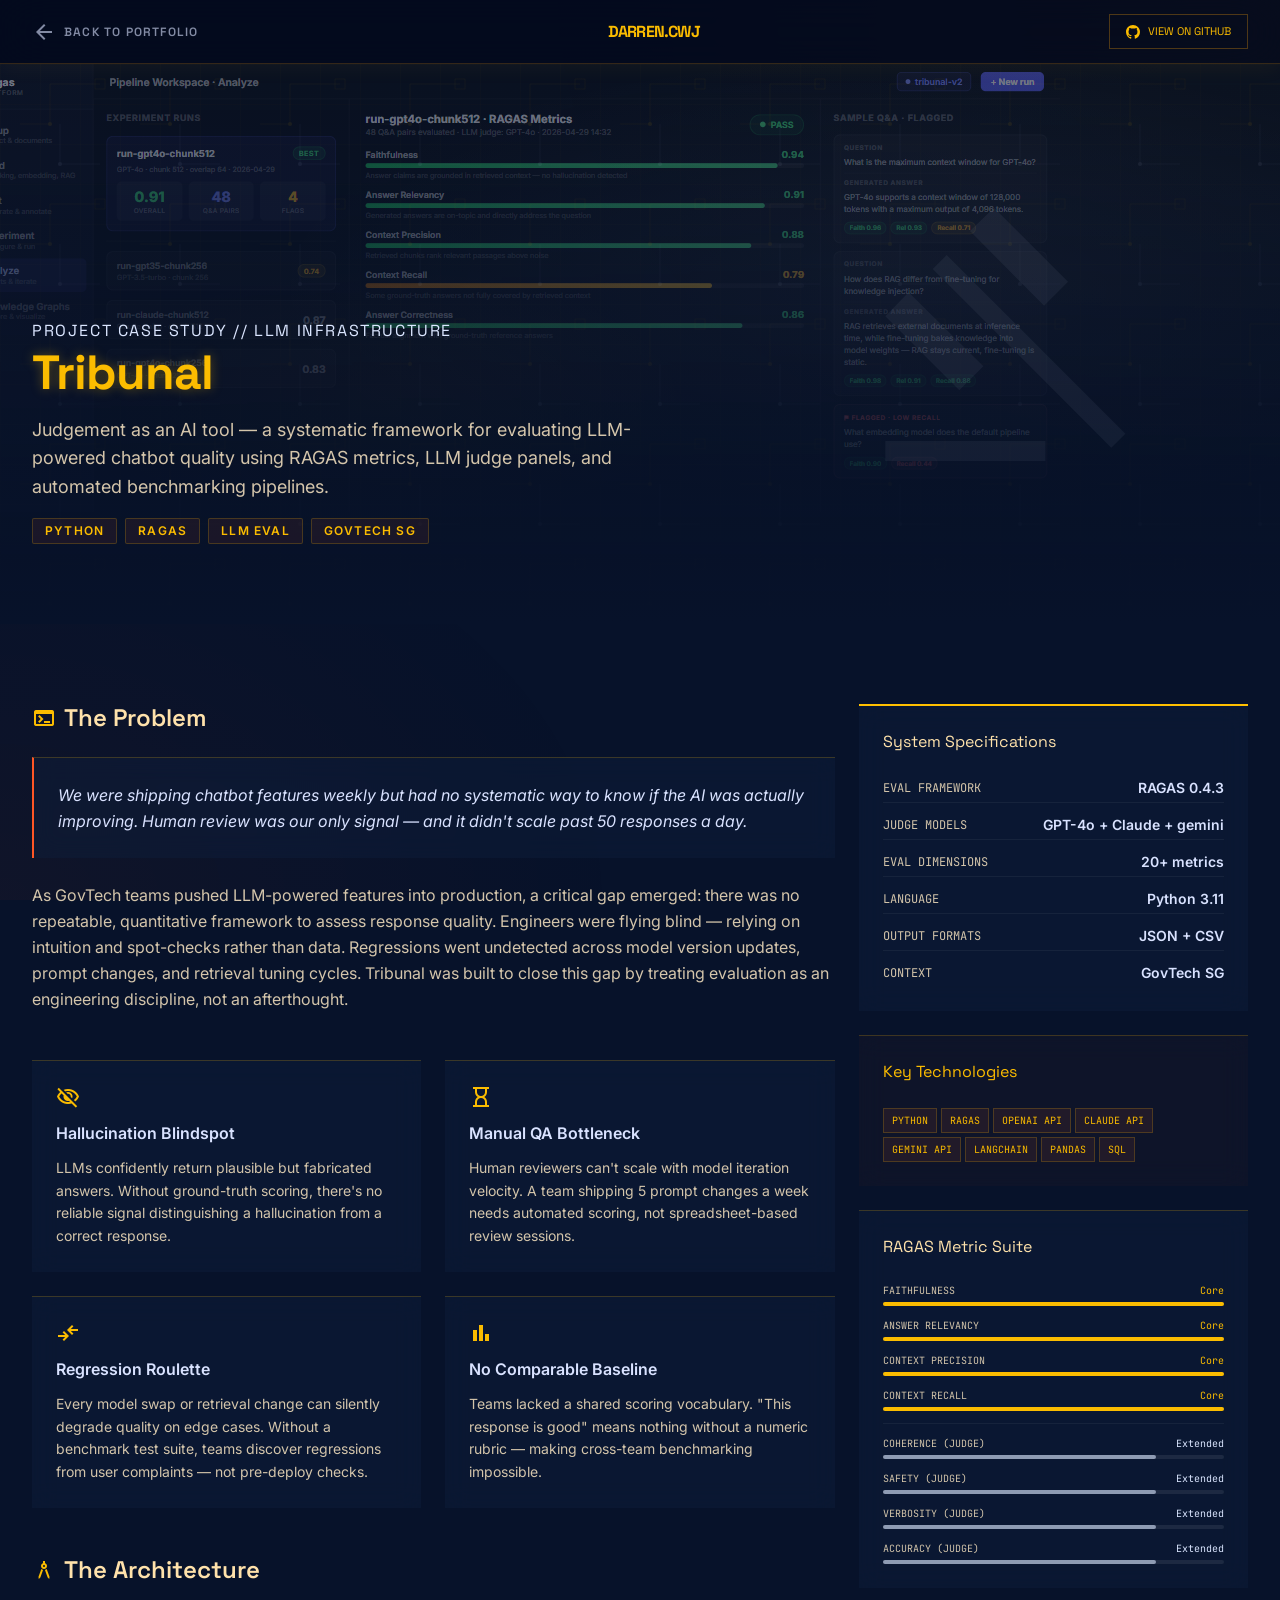
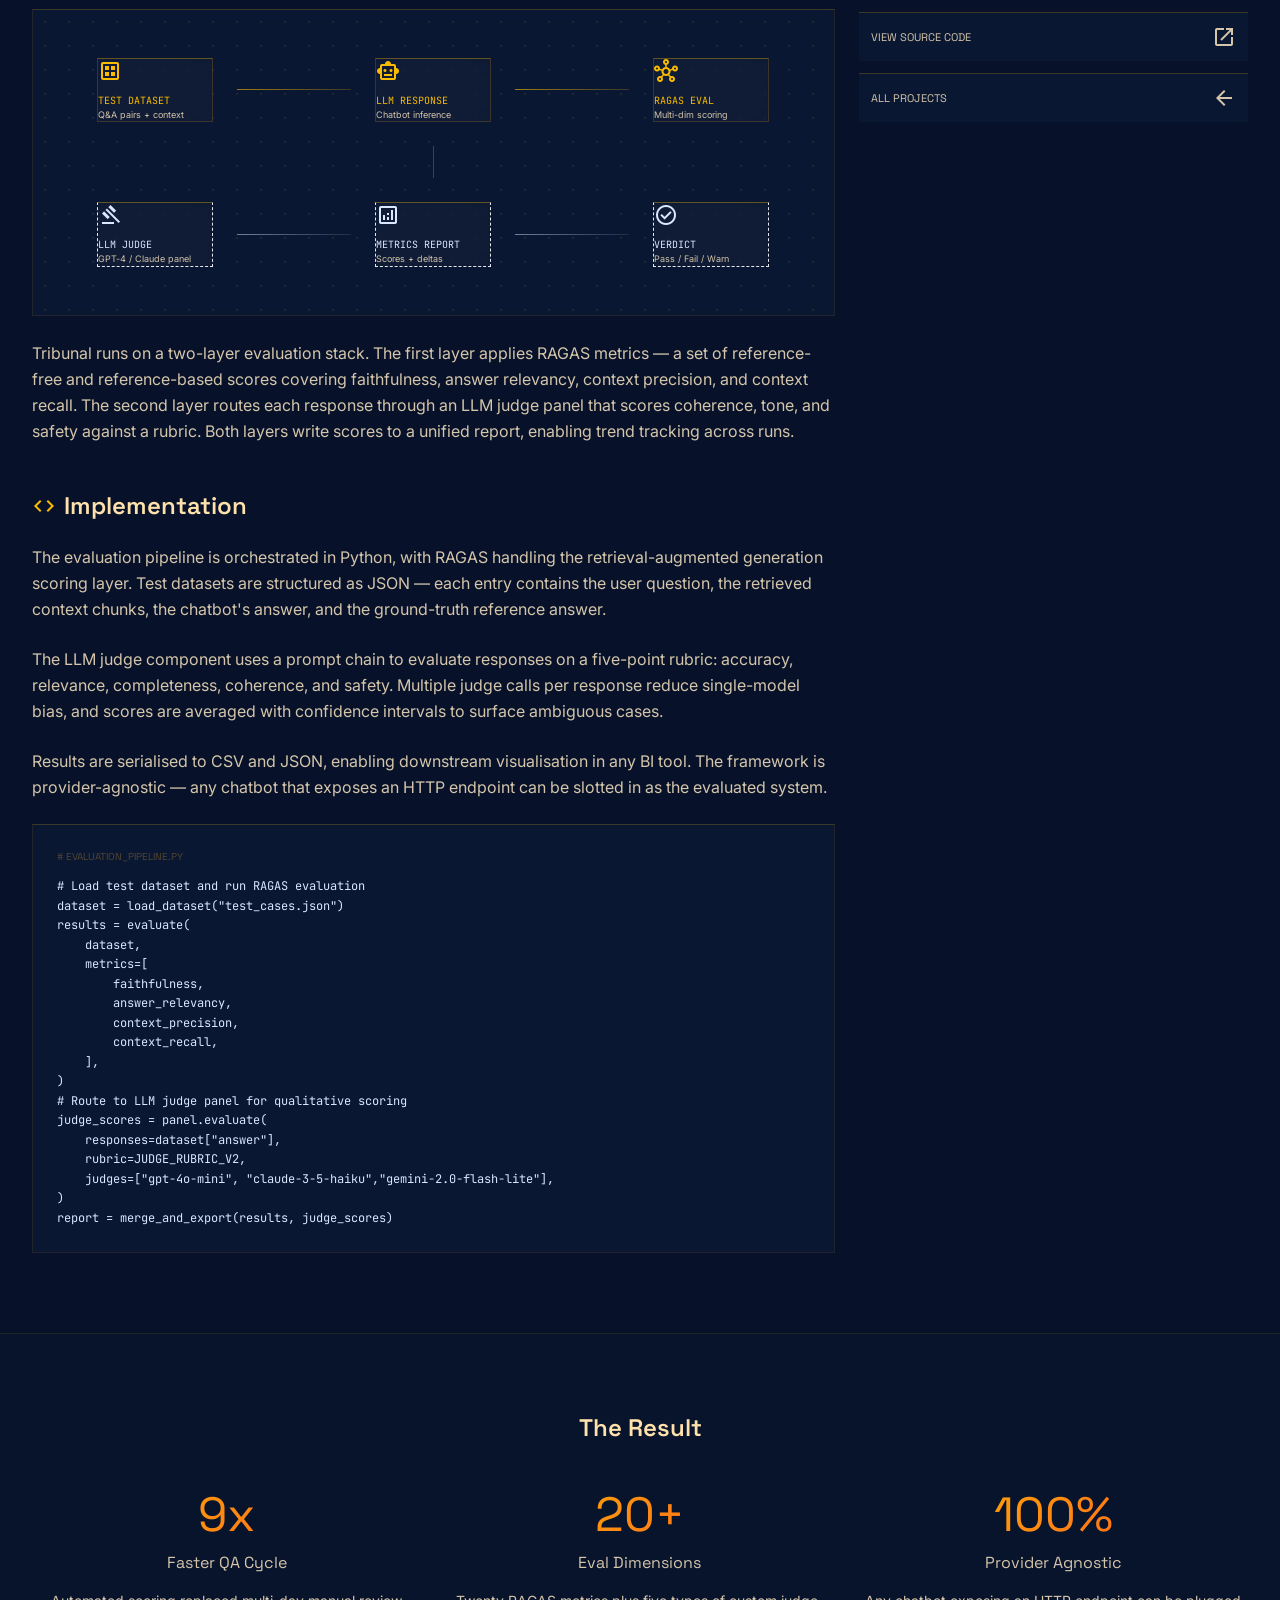
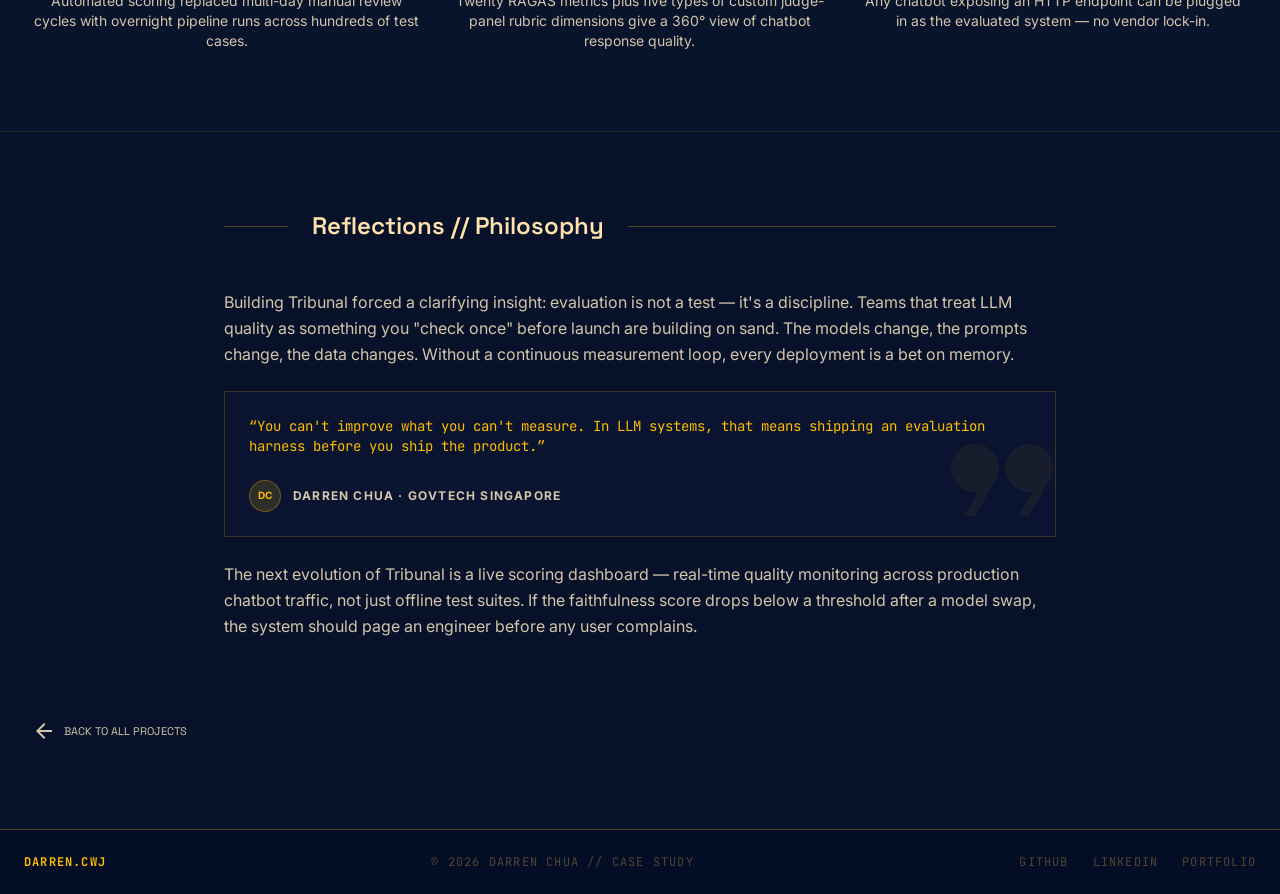
<file: case-study-tribunal.html>
<!DOCTYPE html>
<html class="dark" lang="en">
<head>
<meta charset="utf-8"/>
<meta content="width=device-width, initial-scale=1.0" name="viewport"/>
<title>Tribunal // LLM Evaluation Framework — Darren Chua</title>
<meta name="description" content="Case study: Tribunal — an LLM evaluation framework applying RAGAS and judge-based metrics to benchmark AI chatbot quality at scale."/>
<link rel="icon" href="favicon.svg" type="image/svg+xml"/>
<link rel="canonical" href="https://darrencwj.github.io/case-study-tribunal.html"/>
<meta property="og:type" content="article"/>
<meta property="og:url" content="https://darrencwj.github.io/case-study-tribunal.html"/>
<meta property="og:title" content="Tribunal // LLM Evaluation Framework — Darren Chua"/>
<meta property="og:description" content="Case study: Tribunal — an LLM evaluation framework applying RAGAS and judge-based metrics to benchmark AI chatbot quality at scale."/>
<meta property="og:image" content="https://darrencwj.github.io/images/tribunal-hero.png"/>
<meta name="twitter:card" content="summary_large_image"/>
<meta name="twitter:title" content="Tribunal // LLM Evaluation Framework — Darren Chua"/>
<meta name="twitter:description" content="Case study: Tribunal — an LLM evaluation framework applying RAGAS and judge-based metrics to benchmark AI chatbot quality at scale."/>
<meta name="twitter:image" content="https://darrencwj.github.io/images/tribunal-hero.png"/>
<script src="case-study-tribunal.js"></script>
<link rel="stylesheet" href="tailwind.css"/>
<style id="theme-vars">:root { --c-background: 7 18 42; --c-surface: 7 18 42; --c-surface-dim: 7 18 42; --c-surface-bright: 47 57 82; --c-surface-container-lowest: 3 13 37; --c-surface-container-low: 16 27 51; --c-surface-container: 21 31 55; --c-surface-container-high: 31 41 66; --c-surface-container-highest: 42 52 78; --c-on-surface: 217 226 255; --c-on-surface-variant: 212 197 171; --c-outline: 156 143 120; --c-outline-variant: 80 69 50; --c-primary: 255 226 171; --c-on-primary: 64 45 0; --c-primary-container: 255 191 0; --c-on-primary-container: 109 80 0; --c-primary-fixed-dim: 251 188 0; --c-secondary-container: 255 86 37; --c-on-secondary-container: 84 17 0; --c-tertiary: 219 230 255; --c-on-tertiary: 35 49 72; --c-on-background: 217 226 255; --c-surface-variant: 42 52 78; --c-surface-tint: 251 188 0; }</style>
<link href="https://fonts.googleapis.com/css2?family=Space+Grotesk:wght@300;400;500;600;700&family=Inter:wght@300;400;500;600;700&family=JetBrains+Mono:wght@400;700&display=swap" rel="stylesheet"/>
<link href="https://fonts.googleapis.com/css2?family=Material+Symbols+Outlined:wght,FILL@100..700,0..1&display=swap" rel="stylesheet"/>
<style>
  .material-symbols-outlined { font-variation-settings: 'FILL' 0,'wght' 400,'GRAD' 0,'opsz' 24; }

  .glass-card {
    background: rgba(17, 34, 64, 0.4);
    backdrop-filter: blur(12px);
    border-top: 1px solid rgba(255, 191, 0, 0.2);
  }
  .glass-card-bright {
    background: rgba(21, 31, 55, 0.6);
    backdrop-filter: blur(16px);
    border-top: 1px solid rgba(255, 191, 0, 0.35);
  }

  .thermal-chip {
    background: rgba(255, 86, 37, 0.08);
    color: #fbbc00;
    border: 1px solid rgba(255, 191, 0, 0.2);
  }

  .blueprint-grid {
    background-image:
      linear-gradient(rgba(255,191,0,0.04) 1px, transparent 1px),
      linear-gradient(90deg, rgba(255,191,0,0.04) 1px, transparent 1px);
    background-size: 40px 40px;
  }

  ::-webkit-scrollbar { width: 4px; }
  ::-webkit-scrollbar-track { background: #07122a; }
  ::-webkit-scrollbar-thumb { background: #fbbc00; border-radius: 10px; }

  html { scroll-behavior: smooth; }

  body::before {
    content:''; position:fixed; top:0; right:0; width:60%; height:60%;
    background: radial-gradient(ellipse at top right, rgba(255,191,0,0.04) 0%, transparent 70%);
    pointer-events:none; z-index:0;
  }
  body::after {
    content:''; position:fixed; bottom:0; left:0; width:50%; height:50%;
    background: radial-gradient(ellipse at bottom left, rgba(255,86,37,0.04) 0%, transparent 70%);
    pointer-events:none; z-index:0;
  }

  .text-glow { text-shadow: 0 0 12px rgba(255, 191, 0, 0.35); }

  /* Pipeline node connector lines */
  .pipe-line {
    flex: 1;
    height: 1px;
    background: linear-gradient(90deg, rgba(255,191,0,0.6), rgba(255,191,0,0.2));
    min-width: 20px;
  }

  /* Metric number animation */
  .metric-num {
    background: linear-gradient(135deg, #fbbc00 0%, #ff5625 100%);
    -webkit-background-clip: text;
    -webkit-text-fill-color: transparent;
    background-clip: text;
  }

  #back-to-top {
    position: fixed; bottom: 32px; right: 32px;
    width: 44px; height: 44px;
    background: #ffbf00; color: #402d00;
    border: none; cursor: pointer;
    display: none; align-items: center; justify-content: center;
    z-index: 100; transition: all 0.2s;
  }
  #back-to-top:hover { box-shadow: 0 0 20px rgba(255,191,0,0.5); transform: translateY(-2px); }
  #back-to-top.visible { display: flex; }
</style>
</head>
<body class="bg-background text-on-background font-body-md overflow-x-hidden selection:bg-primary-container selection:text-on-primary">

<!-- ════ NAV ════ -->
<nav class="fixed top-0 w-full z-50 border-b border-amber-500/20 bg-slate-950/60 backdrop-blur-xl h-16 flex justify-between items-center px-8 shadow-[0_4px_20px_rgba(255,191,0,0.05)]">
  <a href="index.html" class="flex items-center gap-2 text-on-surface/60 hover:text-primary-fixed-dim transition-colors duration-200">
    <span class="material-symbols-outlined text-[18px]">arrow_back</span>
    <span class="font-label-caps text-label-caps uppercase tracking-widest">Back to Portfolio</span>
  </a>
  <div class="font-bold text-primary-fixed-dim font-headline-md tracking-tighter uppercase" style="color:#fbbc00">
    DARREN.CWJ
  </div>
  <a id="cs-nav-github" href="#" target="_blank"
     class="hidden md:flex items-center gap-2 border border-amber-500/30 px-4 py-2 font-label-caps uppercase text-[11px] text-primary-fixed-dim hover:bg-amber-500/10 transition-all"
     style="color:#fbbc00">
    <svg width="14" height="14" viewBox="0 0 24 24" fill="currentColor">
      <path d="M12 0C5.374 0 0 5.373 0 12c0 5.302 3.438 9.8 8.207 11.387.599.111.793-.261.793-.577v-2.234c-3.338.726-4.033-1.416-4.033-1.416-.546-1.387-1.333-1.756-1.333-1.756-1.089-.745.083-.729.083-.729 1.205.084 1.839 1.237 1.839 1.237 1.07 1.834 2.807 1.304 3.492.997.107-.775.418-1.305.762-1.604-2.665-.305-5.467-1.334-5.467-5.931 0-1.311.469-2.381 1.236-3.221-.124-.303-.535-1.524.117-3.176 0 0 1.008-.322 3.301 1.23A11.509 11.509 0 0 1 12 5.803c1.02.005 2.047.138 3.006.404 2.291-1.552 3.297-1.23 3.297-1.23.653 1.653.242 2.874.118 3.176.77.84 1.235 1.911 1.235 3.221 0 4.609-2.807 5.624-5.479 5.921.43.372.823 1.102.823 2.222v3.293c0 .319.192.694.801.576C20.566 21.797 24 17.3 24 12c0-6.627-5.373-12-12-12z"/>
    </svg>
    View on GitHub
  </a>
</nav>

<main class="relative z-10 pt-16">

<!-- ════ HERO ════ -->
<section class="relative w-full h-[560px] flex items-end overflow-hidden blueprint-grid">
  <div class="absolute inset-0 z-0">

    <!-- Hero image — set heroImage in case-study-tribunal.js to enable -->
    <img
      id="cs-hero-img"
      src=""
      alt="Case study hero"
      class="w-full h-full object-cover opacity-55"
      style="display:none"
      onerror="this.style.display='none'"
      onload="this.style.display='block'"
    />

    <!-- CSS fallback — always visible when no image is loaded -->
    <div class="absolute inset-0" style="background: radial-gradient(ellipse 70% 60% at 70% 40%, rgba(219,230,255,0.06) 0%, transparent 70%), radial-gradient(ellipse 40% 40% at 30% 60%, rgba(255,191,0,0.04) 0%, transparent 60%);"></div>
    <svg class="absolute inset-0 w-full h-full opacity-10" xmlns="http://www.w3.org/2000/svg" preserveAspectRatio="xMidYMid slice">
      <defs>
        <pattern id="circuit" x="0" y="0" width="120" height="120" patternUnits="userSpaceOnUse">
          <path d="M20 60 L50 60 L50 20 L100 20" stroke="#fbbc00" stroke-width="0.5" fill="none"/>
          <path d="M60 60 L60 100 L100 100" stroke="#dbe6ff" stroke-width="0.5" fill="none"/>
          <circle cx="50" cy="60" r="2" fill="#fbbc00"/>
          <circle cx="60" cy="100" r="2" fill="#dbe6ff"/>
          <rect x="95" y="15" width="10" height="10" stroke="#fbbc00" stroke-width="0.5" fill="none"/>
        </pattern>
      </defs>
      <rect width="100%" height="100%" fill="url(#circuit)"/>
    </svg>

    <!-- Gradient overlay — keeps text readable over any image -->
    <div class="absolute inset-0 bg-gradient-to-t from-background via-background/60 to-background/20"></div>
  </div>
  <!-- Large decorative icon -->
  <div id="cs-hero-icon-wrap" class="absolute right-32 top-1/2 -translate-y-1/2 opacity-5 pointer-events-none">
    <span id="cs-hero-icon" class="material-symbols-outlined text-tertiary" style="font-size:320px;font-variation-settings:'FILL' 1">gavel</span>
  </div>

  <div class="relative z-10 max-w-7xl mx-auto px-margin pb-xl w-full">
    <div class="flex flex-col gap-xs max-w-3xl">
      <span id="cs-category" class="font-label-caps uppercase tracking-widest" style="color:#dbe6ff"></span>
      <h1 id="cs-title" class="font-headline-xl text-headline-xl text-glow" style="color:#fbbc00"></h1>
      <p id="cs-subtitle" class="font-body-lg text-body-lg text-on-surface-variant mt-sm max-w-2xl"></p>
      <div id="cs-hero-tags" class="flex flex-wrap gap-2 mt-sm"></div>
    </div>
  </div>
</section>

<!-- ════ MAIN CONTENT ════ -->
<section class="max-w-7xl mx-auto px-margin py-xl grid grid-cols-1 md:grid-cols-12 gap-gutter">

  <!-- 8-col content -->
  <div class="md:col-span-8 flex flex-col gap-lg">

    <!-- The Problem -->
    <div>
      <h2 class="font-headline-md text-headline-md text-primary mb-md flex items-center gap-base">
        <span class="material-symbols-outlined" style="color:#fbbc00">terminal</span>
        The Problem
      </h2>
      <div class="glass-card p-md border-l-2" style="border-left-color:#ff5625">
        <p id="cs-problem-quote" class="text-on-surface leading-relaxed italic"></p>
      </div>
      <p id="cs-problem-desc" class="mt-md text-on-surface-variant leading-relaxed"></p>
    </div>

    <!-- Problem cards — edit in case-study-tribunal.js → problemCards -->
    <div id="cs-problem-cards" class="grid grid-cols-1 sm:grid-cols-2 gap-gutter"></div>

    <!-- The Architecture -->
    <div>
      <h2 class="font-headline-md text-headline-md text-primary mb-md flex items-center gap-base">
        <span class="material-symbols-outlined" style="color:#fbbc00">architecture</span>
        The Architecture
      </h2>

      <!-- Pipeline diagram — edit nodes in case-study-tribunal.js → archPipelineRow1/2 -->
      <div class="relative glass-card border border-amber-500/10 mb-md overflow-hidden p-lg">
        <div class="absolute inset-0 opacity-10">
          <div class="w-full h-full" style="background-image: radial-gradient(#ffbf00 1px, transparent 0); background-size: 24px 24px;"></div>
        </div>
        <div id="cs-arch-pipeline-inner" class="relative flex flex-col gap-md items-center"></div>
      </div>

      <p id="cs-arch-desc" class="text-on-surface-variant leading-relaxed"></p>
    </div>

    <!-- Implementation Detail -->
    <div>
      <h2 class="font-headline-md text-headline-md text-primary mb-md flex items-center gap-base">
        <span class="material-symbols-outlined" style="color:#fbbc00">code</span>
        Implementation
      </h2>
      <!-- Paragraphs — edit in case-study-tribunal.js → implParagraphs -->
      <div id="cs-impl-paragraphs" class="space-y-md text-on-surface-variant leading-relaxed"></div>

      <!-- Code snippet — edit in case-study-tribunal.js → implCode / implCodeFilename -->
      <div class="mt-md glass-card border border-amber-500/10 p-md font-mono text-xs overflow-x-auto">
        <div id="cs-impl-filename" class="mb-sm font-label-caps text-[10px] uppercase" style="color:#504532"></div>
        <pre id="cs-impl-code" class="text-tertiary leading-relaxed"></pre>
      </div>
    </div>

  </div><!-- /col-span-8 -->

  <!-- 4-col aside -->
  <aside class="md:col-span-4 flex flex-col gap-gutter">

    <!-- System Specs — edit in case-study-tribunal.js → specs -->
    <div class="glass-card p-md" style="border-top-width:2px;border-top-color:#ffbf00">
      <h4 class="font-label-caps text-primary mb-md">System Specifications</h4>
      <ul id="cs-specs" class="flex flex-col gap-sm"></ul>
    </div>

    <!-- Key Technologies — edit in case-study-tribunal.js → technologies -->
    <div class="glass-card p-md" style="background:rgba(255,86,37,0.03)">
      <h4 class="font-label-caps mb-md" style="color:#fbbc00">Key Technologies</h4>
      <div id="cs-technologies" class="flex flex-wrap gap-xs"></div>
    </div>

    <!-- RAGAS Metrics — edit in case-study-tribunal.js → metricsBars -->
    <div class="glass-card p-md">
      <h4 class="font-label-caps text-primary mb-md">RAGAS Metric Suite</h4>
      <div id="cs-metrics-bars" class="space-y-sm"></div>
    </div>

    <!-- Links -->
    <div class="flex flex-col gap-sm">
      <a id="cs-aside-github" href="#" target="_blank"
         class="flex items-center justify-between glass-card p-sm hover:border-amber-500/40 transition-all group">
        <span class="font-label-caps text-[11px] uppercase text-on-surface-variant group-hover:text-primary">View Source Code</span>
        <span class="material-symbols-outlined text-[18px] text-on-surface-variant group-hover:text-primary">open_in_new</span>
      </a>
      <a href="index.html#projects"
         class="flex items-center justify-between glass-card p-sm hover:border-amber-500/40 transition-all group">
        <span class="font-label-caps text-[11px] uppercase text-on-surface-variant group-hover:text-primary">All Projects</span>
        <span class="material-symbols-outlined text-[18px] text-on-surface-variant group-hover:text-primary">arrow_back</span>
      </a>
    </div>

  </aside>

</section>

<!-- ════ RESULTS ════ -->
<section class="border-y py-xl" style="background:rgba(10,20,48,0.6);border-color:rgba(255,191,0,0.1)">
  <div class="max-w-7xl mx-auto px-margin">
    <h2 class="font-headline-md text-headline-md text-primary mb-lg text-center">The Result</h2>
    <!-- Results — edit in case-study-tribunal.js → results -->
    <div id="cs-results" class="grid grid-cols-1 md:grid-cols-3 gap-gutter"></div>
  </div>
</section>

<!-- ════ REFLECTIONS ════ -->
<section class="max-w-4xl mx-auto px-margin py-xl">
  <div class="flex items-center gap-md mb-lg">
    <div class="w-16 h-[1px]" style="background:rgba(255,191,0,0.3)"></div>
    <h2 class="font-headline-md text-headline-md text-primary whitespace-nowrap">Reflections // Philosophy</h2>
    <div class="flex-grow h-[1px]" style="background:rgba(255,191,0,0.3)"></div>
  </div>
  <!-- Reflections — edit in case-study-tribunal.js → reflectionParagraphs / quote / quoteAuthor -->
  <div id="cs-reflections" class="flex flex-col gap-md"></div>
</section>

<!-- ════ BACK LINK ════ -->
<div class="max-w-7xl mx-auto px-margin pb-xl">
  <a href="index.html#projects" class="inline-flex items-center gap-2 font-label-caps text-[11px] uppercase text-on-surface-variant hover:text-primary transition-colors">
    <span class="material-symbols-outlined text-[16px]">arrow_back</span>
    Back to all projects
  </a>
</div>

</main>

<!-- ════ FOOTER ════ -->
<footer class="border-t p-6 w-full" style="background:#030d25;border-color:rgba(255,191,0,0.3)">
  <div class="flex flex-col md:flex-row justify-between items-center max-w-7xl mx-auto gap-4 font-mono text-xs uppercase tracking-widest">
    <div style="color:#fbbc00;font-weight:700">DARREN.CWJ</div>
    <div style="color:#504532">© 2026 Darren Chua // Case Study</div>
    <div class="flex gap-6">
      <a href="https://github.com/darrenCWJ" target="_blank" class="transition-all hover:text-amber-300" style="color:#504532">GitHub</a>
      <a href="https://www.linkedin.com/in/darren-chua-265879b1/" target="_blank" class="transition-all hover:text-amber-300" style="color:#504532">LinkedIn</a>
      <a href="index.html" class="transition-all hover:text-amber-300" style="color:#504532">Portfolio</a>
    </div>
  </div>
</footer>

<!-- Back to top -->
<button id="back-to-top" title="Back to top">
  <span class="material-symbols-outlined text-[20px]">arrow_upward</span>
</button>

<!-- ════ CASE STUDY RENDERER ════ -->
<script>
(function () {
  var CS = window.CASE_STUDY;
  if (!CS) return;

  function setText(id, text) {
    var el = document.getElementById(id);
    if (el) el.textContent = text;
  }
  function setHtml(id, markup) {
    var el = document.getElementById(id);
    if (el) el.innerHTML = markup;
  }

  // ── Nav & hero ────────────────────────────────────────────────
  var navGh = document.getElementById('cs-nav-github');
  if (navGh) navGh.href = CS.githubUrl;

  var heroImg = document.getElementById('cs-hero-img');
  if (heroImg && CS.heroImage) {
    heroImg.src = CS.heroImage;
  }

  setText('cs-category', CS.category);
  setText('cs-title',    CS.title);
  setText('cs-subtitle', CS.subtitle);

  setHtml('cs-hero-tags', CS.heroTags.map(function (t) {
    return '<span class="thermal-chip px-3 py-1 text-label-caps text-xs rounded-sm uppercase">' + t + '</span>';
  }).join(''));

  // ── Problem ───────────────────────────────────────────────────
  setText('cs-problem-quote', CS.problemQuote);
  setText('cs-problem-desc',  CS.problemDescription);

  setHtml('cs-problem-cards', CS.problemCards.map(function (c) {
    return '<div class="glass-card p-md flex flex-col gap-sm">'
      + '<span class="material-symbols-outlined text-2xl" style="color:#fbbc00">' + c.icon + '</span>'
      + '<div class="font-semibold text-on-surface">' + c.title + '</div>'
      + '<p class="text-on-surface-variant text-sm leading-relaxed">' + c.description + '</p>'
      + '</div>';
  }).join(''));

  // ── Architecture pipeline ─────────────────────────────────────
  function buildPipeRow(nodes, isRow2) {
    var borderClass = isRow2
      ? 'border border-dashed" style="border-color:rgba(219,230,255,0.3)'
      : 'border border-amber-500/20"';
    var iconColor  = isRow2 ? '#dbe6ff' : '#fbbc00';
    var labelColor = isRow2 ? '#dbe6ff' : '#fbbc00';
    var pipeStyle  = isRow2
      ? ' style="background:linear-gradient(90deg,rgba(219,230,255,0.5),rgba(219,230,255,0.1))"'
      : '';

    return nodes.map(function (n, i) {
      var node = '<div class="flex-1 glass-card-bright ' + borderClass + ' p-sm text-center">'
        + '<span class="material-symbols-outlined text-2xl block" style="color:' + iconColor + '">' + n.icon + '</span>'
        + '<span class="text-[10px] font-mono uppercase block mt-1" style="color:' + labelColor + '">' + n.label + '</span>'
        + '<span class="text-[9px] text-on-surface-variant block">' + n.sublabel + '</span>'
        + '</div>';
      if (i < nodes.length - 1) {
        node += '<div class="pipe-line"' + pipeStyle + '></div>';
      }
      return node;
    }).join('');
  }

  var archInner = document.getElementById('cs-arch-pipeline-inner');
  if (archInner) {
    archInner.innerHTML =
      '<div class="flex items-center gap-md w-full max-w-2xl mx-auto">'
        + buildPipeRow(CS.archPipelineRow1, false)
      + '</div>'
      + '<div class="w-[1px] h-8 bg-amber-500/30"></div>'
      + '<div class="flex items-center gap-md w-full max-w-2xl mx-auto">'
        + buildPipeRow(CS.archPipelineRow2, true)
      + '</div>';
  }

  setText('cs-arch-desc', CS.archDescription);

  // ── Implementation ────────────────────────────────────────────
  setHtml('cs-impl-paragraphs', CS.implParagraphs.map(function (p) {
    return '<p>' + p + '</p>';
  }).join(''));

  setText('cs-impl-filename', '# ' + CS.implCodeFilename);

  var codeEl = document.getElementById('cs-impl-code');
  if (codeEl) codeEl.textContent = CS.implCode;

  // ── Aside: specs ──────────────────────────────────────────────
  setHtml('cs-specs', CS.specs.map(function (s, i) {
    var border = i < CS.specs.length - 1
      ? 'border-b pb-xs" style="border-color:rgba(255,255,255,0.05)'
      : 'pb-xs"';
    return '<li class="flex justify-between items-center ' + border + '">'
      + '<span class="text-on-surface-variant text-xs font-mono uppercase">' + s.key + '</span>'
      + '<span class="text-on-surface text-sm font-semibold">' + s.value + '</span>'
      + '</li>';
  }).join(''));

  // ── Aside: technologies ───────────────────────────────────────
  setHtml('cs-technologies', CS.technologies.map(function (t) {
    return '<span class="px-2 py-1 text-[10px] font-mono border uppercase"'
      + ' style="background:rgba(255,86,37,0.08);color:#fbbc00;border-color:rgba(255,191,0,0.2)">'
      + t + '</span>';
  }).join(''));

  // ── Aside: metrics bars ───────────────────────────────────────
  var metricsHtml = '';
  var lastType = '';
  CS.metricsBars.forEach(function (m) {
    var isCore    = m.type === 'core';
    var barColor  = isCore ? '#fbbc00' : '#dbe6ff';
    var barExtra  = isCore ? '' : ';opacity:0.6';
    var barWidth  = isCore ? '100%' : '80%';
    var typeLabel = isCore ? 'Core' : 'Extended';
    var typeColor = isCore ? '#fbbc00' : '#dbe6ff';

    if (!isCore && lastType === 'core') {
      metricsHtml += '<div class="border-t my-sm" style="border-color:rgba(255,255,255,0.05)"></div>';
    }
    metricsHtml +=
      '<div>'
      + '<div class="flex justify-between text-[10px] font-mono text-on-surface-variant mb-xs">'
      + '<span>' + m.label + '</span>'
      + '<span style="color:' + typeColor + '">' + typeLabel + '</span>'
      + '</div>'
      + '<div class="h-1 rounded-full" style="background:rgba(255,255,255,0.08)">'
      + '<div class="h-full rounded-full" style="width:' + barWidth + ';background:' + barColor + barExtra + '"></div>'
      + '</div>'
      + '</div>';
    lastType = m.type;
  });
  setHtml('cs-metrics-bars', metricsHtml);

  // ── Aside: GitHub link ────────────────────────────────────────
  var asideGh = document.getElementById('cs-aside-github');
  if (asideGh) asideGh.href = CS.githubUrl;

  // ── Results ───────────────────────────────────────────────────
  setHtml('cs-results', CS.results.map(function (r) {
    return '<div class="text-center flex flex-col gap-sm">'
      + '<div class="text-5xl font-headline-xl metric-num">' + r.number + '</div>'
      + '<div class="font-label-caps text-on-surface-variant">' + r.label + '</div>'
      + '<p class="text-sm text-on-surface-variant mt-xs">' + r.description + '</p>'
      + '</div>';
  }).join(''));

  // ── Reflections ───────────────────────────────────────────────
  var p0 = CS.reflectionParagraphs[0] || '';
  var p1 = CS.reflectionParagraphs[1] || '';
  setHtml('cs-reflections',
    '<p class="font-body-lg text-on-surface-variant leading-relaxed">' + p0 + '</p>'
    + '<div class="border p-md relative overflow-hidden" style="background:#0a1430;border-color:rgba(255,191,0,0.2)">'
    + '<span class="material-symbols-outlined absolute -right-4 -bottom-4 opacity-5" style="font-size:144px;color:#fbbc00;font-variation-settings:\'FILL\' 1;">format_quote</span>'
    + '<p class="relative z-10 font-mono text-sm" style="color:#fbbc00">&ldquo;' + CS.quote + '&rdquo;</p>'
    + '<div class="mt-md flex items-center gap-sm">'
    + '<div class="w-8 h-8 rounded-full flex items-center justify-center font-bold text-[10px]" style="background:rgba(255,191,0,0.15);border:1px solid rgba(255,191,0,0.3);color:#fbbc00">' + CS.quoteInitials + '</div>'
    + '<span class="text-xs uppercase font-bold tracking-widest text-on-surface-variant">' + CS.quoteAuthor + '</span>'
    + '</div>'
    + '</div>'
    + '<p class="font-body-lg text-on-surface-variant leading-relaxed">' + p1 + '</p>'
  );

})();
</script>

<script>
  const btn = document.getElementById('back-to-top');
  window.addEventListener('scroll', () => {
    btn.classList.toggle('visible', window.scrollY > 400);
  });
  btn.addEventListener('click', () => window.scrollTo({ top: 0, behavior: 'smooth' }));
</script>

</body>
</html>
</file>
